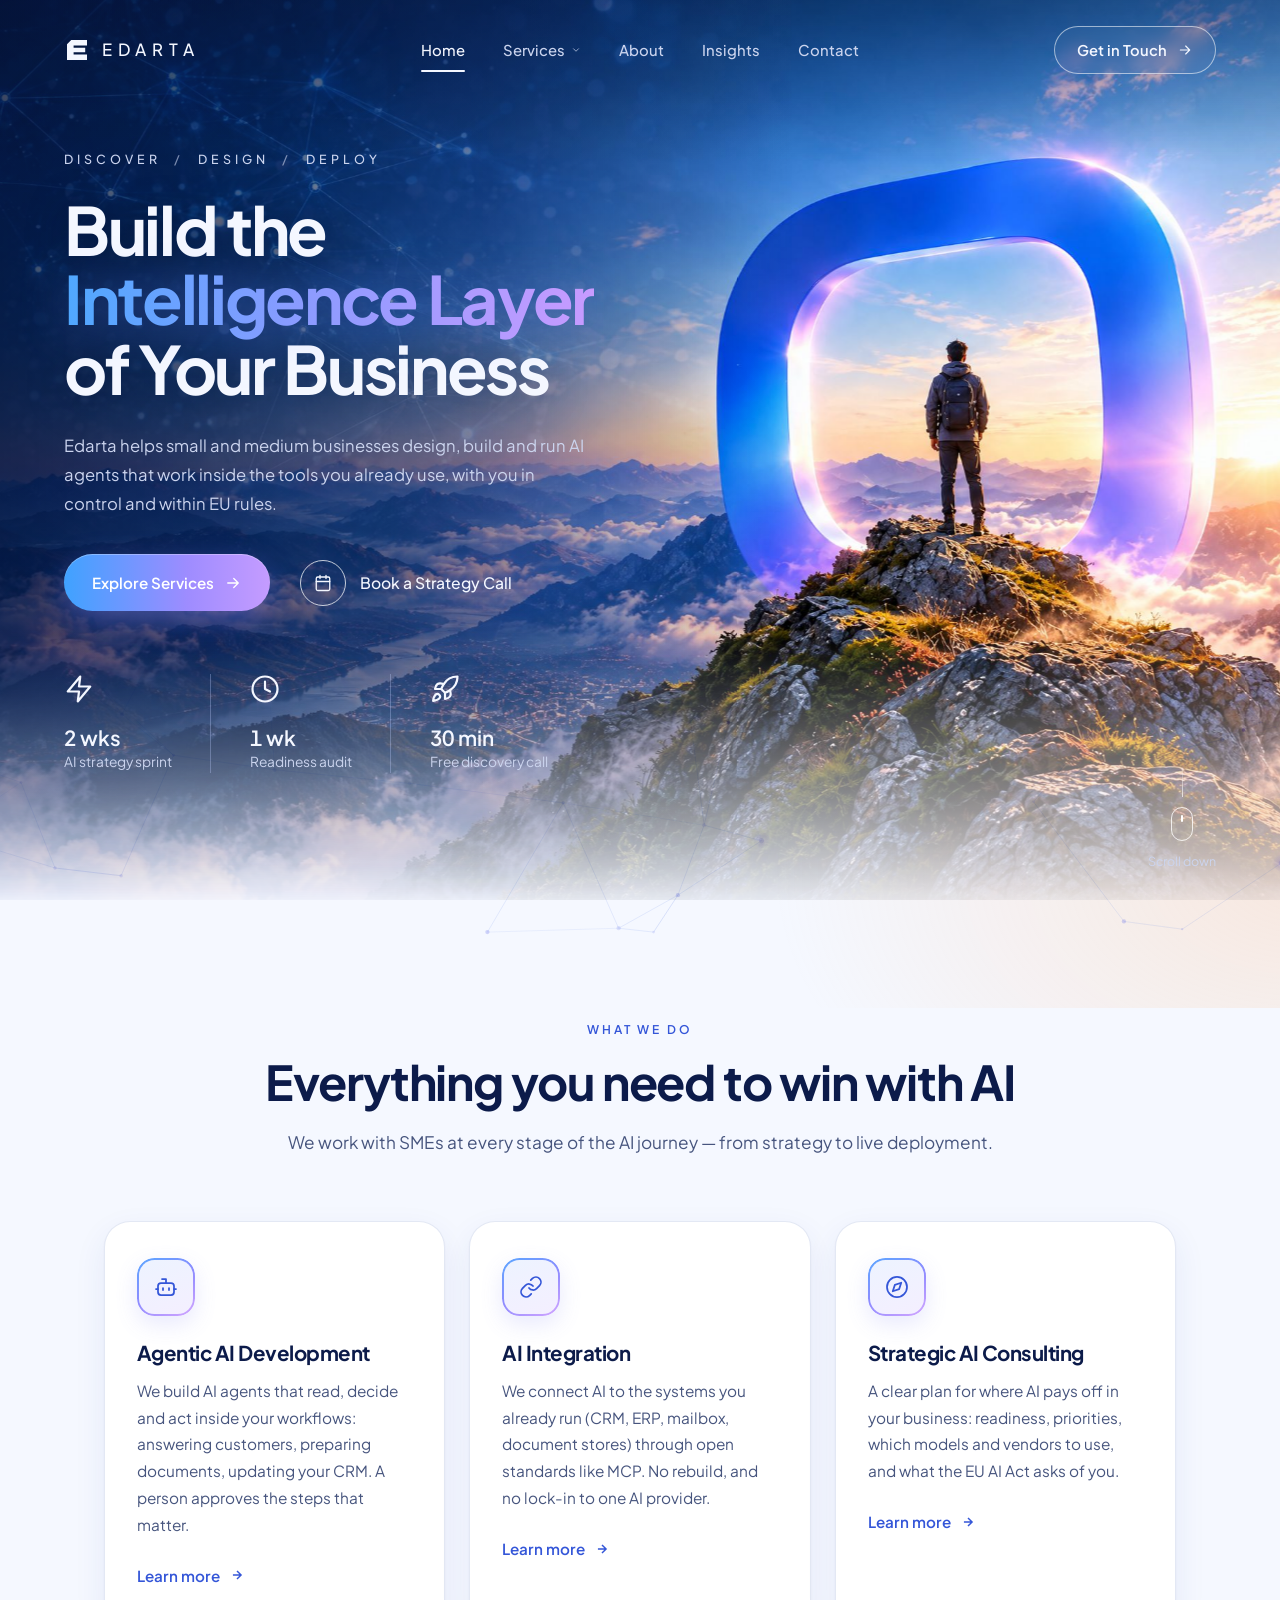
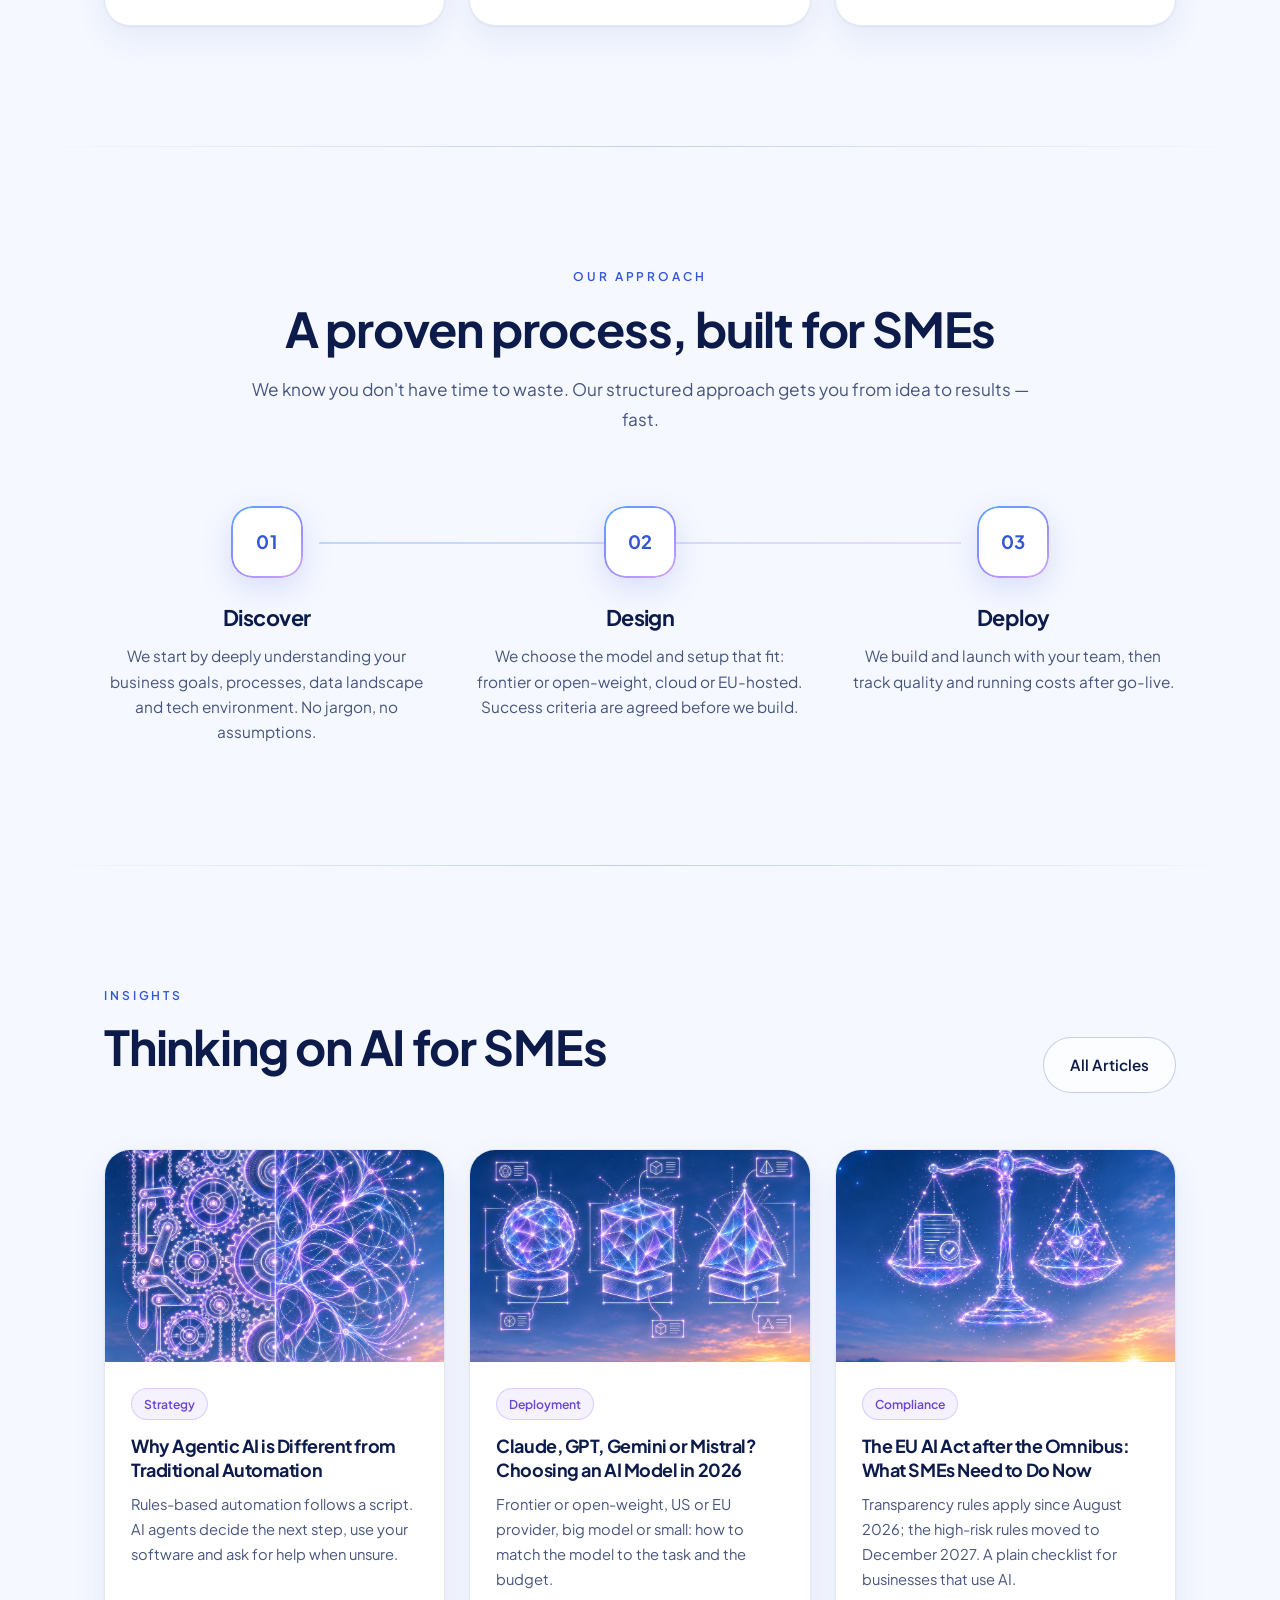
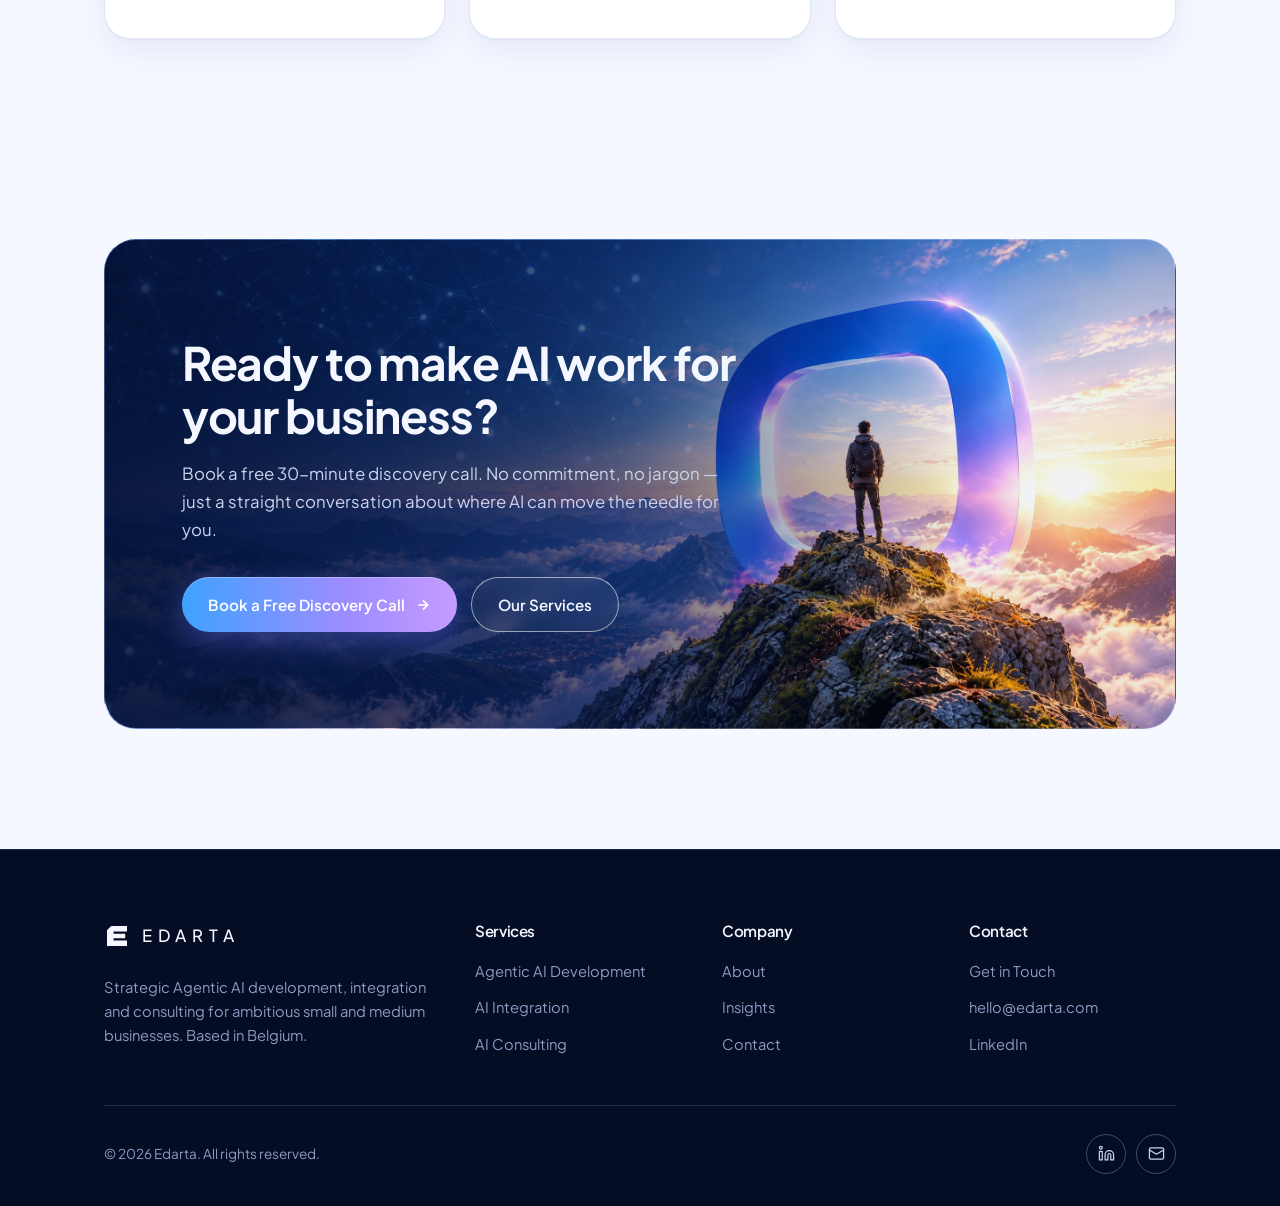
<file: index.html>
<!DOCTYPE html>
<html lang="en">

<head>
  <meta charset="UTF-8" />
  <meta name="viewport" content="width=device-width, initial-scale=1.0" />
  <title>Edarta — Strategic Agentic AI Development & Consulting</title>
  <meta name="description"
    content="Edarta designs, builds and runs AI agents for SMEs: connected to your tools, not tied to one AI provider, and in line with the EU AI Act." />
  <link rel="canonical" href="https://edarta.com/" />
  <link rel="preconnect" href="https://fonts.googleapis.com" />
  <link rel="preconnect" href="https://fonts.gstatic.com" crossorigin />
  <link rel="stylesheet" href="css/style.css" />
  <link rel="icon" href="data:image/svg+xml,%3Csvg xmlns='http://www.w3.org/2000/svg' viewBox='0 0 26 26'%3E%3Cdefs%3E%3ClinearGradient id='g' x1='0' y1='0' x2='1' y2='1'%3E%3Cstop offset='0' stop-color='%234FA8FF'/%3E%3Cstop offset='1' stop-color='%23C59CFF'/%3E%3C/linearGradient%3E%3C/defs%3E%3Crect width='26' height='26' rx='7' fill='%23050D24'/%3E%3Cpath fill='url(%23g)' d='M5 8.4 8.4 5H21v4.4H10.2v1.9h9.4v3.7h-9.4v1.9H21V21H5z'/%3E%3C/svg%3E" />
  <meta name="theme-color" content="#050D24" />
</head>

<body>

  <nav class="nav" id="navbar" aria-label="Main navigation">
    <div class="nav-inner">
      <a href="index.html" class="nav-logo" aria-label="Edarta home"><svg class="brand-mark" viewBox="0 0 26 26" aria-hidden="true"><path fill="currentColor" d="M3 7.2 7.2 3H23v5.4H9.6v2.3h11.6v4.6H9.6v2.3H23V23H3z"/></svg><span class="brand-word">EDARTA</span></a>
      <ul class="nav-links" role="list">
        <li><a href="index.html" class="active" aria-current="page">Home</a></li>
        <li class="has-dropdown">
          <a href="services.html">Services <svg class="nav-dropdown-arrow" viewBox="0 0 24 24" fill="none" stroke="currentColor" stroke-width="1.75" stroke-linecap="round" stroke-linejoin="round" aria-hidden="true"><path d="m6 9 6 6 6-6"/></svg></a>
          <ul class="nav-dropdown">
            <li><a href="services.html#agentic">Agentic AI development<small>Agents that reason, plan and act</small></a></li>
            <li><a href="services.html#integration">AI integration<small>AI inside the tools you already use</small></a></li>
            <li><a href="services.html#consulting">Strategic AI consulting<small>A roadmap grounded in ROI</small></a></li>
          </ul>
        </li>
        <li><a href="about.html">About</a></li>
        <li><a href="insights.html">Insights</a></li>
        <li><a href="contact.html">Contact</a></li>
      </ul>
      <div class="nav-cta">
        <a href="contact.html" class="btn btn-outline">Get in Touch <svg width="16" height="16" viewBox="0 0 24 24" fill="none" stroke="currentColor" stroke-width="1.75" stroke-linecap="round" stroke-linejoin="round" aria-hidden="true"><path d="M5 12h14M13 6l6 6-6 6"/></svg></a>
      </div>
      <button class="nav-toggle" id="nav-toggle" aria-label="Open menu" aria-expanded="false" aria-controls="nav-mobile">
        <span></span><span></span><span></span>
      </button>
    </div>
  </nav>

  <nav class="nav-mobile" id="nav-mobile" aria-label="Mobile navigation">
    <a href="index.html" class="active" aria-current="page">Home</a>
    <a href="services.html">Services</a>
    <a href="about.html">About</a>
    <a href="insights.html">Insights</a>
    <a href="contact.html">Contact</a>
    <a href="contact.html" class="btn btn-primary">Get in Touch <svg width="16" height="16" viewBox="0 0 24 24" fill="none" stroke="currentColor" stroke-width="1.75" stroke-linecap="round" stroke-linejoin="round" aria-hidden="true"><path d="M5 12h14M13 6l6 6-6 6"/></svg></a>
  </nav>

  <main>

    <!-- ── Hero ───────────────────────────── -->
    <section class="hero" aria-label="Hero" style="--hero-pos:68% 50%;--hero-pos-sm:74% 50%">
      <img class="hero-media" src="images/hero_home-sm.jpg"
        srcset="images/hero_home-sm.jpg 1200w, images/hero_home.jpg 2400w" sizes="100vw" alt=""
        fetchpriority="high" decoding="async" />
      <div class="hero-inner">
        <div class="hero-text">
          <p class="hero-eyebrow">Discover <span>/</span> Design <span>/</span> Deploy</p>
          <h1 class="hero-title">Build the<br /><span class="grad">Intelligence Layer</span><br />of Your Business</h1>
          <p class="hero-subtitle">Edarta helps small and medium businesses design, build and run AI agents that work inside the tools you already use, with you in control and within EU rules.</p>
          <div class="hero-actions">
            <a href="services.html" class="btn btn-primary" id="hero-cta-services">Explore Services <svg width="18" height="18" viewBox="0 0 24 24" fill="none" stroke="currentColor" stroke-width="1.75" stroke-linecap="round" stroke-linejoin="round" aria-hidden="true"><path d="M5 12h14M13 6l6 6-6 6"/></svg></a>
            <a href="contact.html" class="btn-circle" id="hero-cta-contact"><span class="btn-circle-icon"><svg width="18" height="18" viewBox="0 0 24 24" fill="none" stroke="currentColor" stroke-width="1.75" stroke-linecap="round" stroke-linejoin="round" aria-hidden="true"><rect x="3" y="4" width="18" height="18" rx="2"/><path d="M16 2v4M8 2v4M3 10h18"/></svg></span>Book a Strategy Call</a>
          </div>
        <div class="hero-stats" role="list">
          <div class="hero-stat">
            <svg class="hero-stat-icon" viewBox="0 0 24 24" fill="none" stroke="currentColor" stroke-width="1.75" stroke-linecap="round" stroke-linejoin="round" aria-hidden="true"><path d="M13 2 3 14h9l-1 8 10-12h-9l1-8z"/></svg>
            <div class="hero-stat-num"><span data-target="2" data-suffix=" wks">2 wks</span></div>
            <div class="hero-stat-label">AI strategy sprint</div>
          </div>
          <div class="hero-stat">
            <svg class="hero-stat-icon" viewBox="0 0 24 24" fill="none" stroke="currentColor" stroke-width="1.75" stroke-linecap="round" stroke-linejoin="round" aria-hidden="true"><circle cx="12" cy="12" r="10"/><path d="M12 6v6l4 2"/></svg>
            <div class="hero-stat-num"><span data-target="1" data-suffix=" wk">1 wk</span></div>
            <div class="hero-stat-label">Readiness audit</div>
          </div>
          <div class="hero-stat">
            <svg class="hero-stat-icon" viewBox="0 0 24 24" fill="none" stroke="currentColor" stroke-width="1.75" stroke-linecap="round" stroke-linejoin="round" aria-hidden="true"><path d="M4.5 16.5c-1.5 1.26-2 5-2 5s3.74-.5 5-2c.71-.84.7-2.13-.09-2.91a2.18 2.18 0 0 0-2.91-.09z"/><path d="m12 15-3-3a22 22 0 0 1 2-3.95A12.88 12.88 0 0 1 22 2c0 2.72-.78 7.5-6 11a22.35 22.35 0 0 1-4 2z"/><path d="M9 12H4s.55-3.03 2-4c1.62-1.08 5 0 5 0M12 15v5s3.03-.55 4-2c1.08-1.62 0-5 0-5"/></svg>
            <div class="hero-stat-num"><span data-target="30" data-suffix=" min">30 min</span></div>
            <div class="hero-stat-label">Free discovery call</div>
          </div>
        </div>
        </div>
      </div>
      <a href="#services-heading" class="scroll-cue" aria-label="Scroll to content"><span class="scroll-mouse"></span>Scroll down</a>
    </section>

    <!-- ── Services Overview ───────────────── -->
    <section aria-labelledby="services-heading">
      <div class="container">
        <div class="text-center fade-up">
          <span class="section-label">What We Do</span>
          <h2 class="section-title" id="services-heading">Everything you need to win with AI</h2>
          <p class="section-subtitle">We work with SMEs at every stage of the AI journey — from strategy to live
            deployment.</p>
        </div>

        <div class="services-grid">
          <article class="card fade-up fade-up-delay-1">
            <div class="card-icon"><svg viewBox="0 0 24 24" fill="none" stroke="currentColor" stroke-width="1.75" stroke-linecap="round" stroke-linejoin="round" aria-hidden="true"><path d="M12 8V4H8"/><rect x="4" y="8" width="16" height="12" rx="3"/><path d="M2 14h2M20 14h2M9 13v2M15 13v2"/></svg></div>
            <h3 class="card-title">Agentic AI Development</h3>
            <p class="card-text">We build AI agents that read, decide and act inside your workflows: answering customers, preparing documents, updating your CRM. A person approves the steps that matter.</p>
            <div style="margin-top: 24px;">
              <a href="services.html#agentic" class="btn btn-ghost" id="card-learn-agentic">
                Learn more
                <svg width="14" height="14" viewBox="0 0 24 24" fill="none" stroke="currentColor" stroke-width="2.5">
                  <path d="M5 12h14M12 5l7 7-7 7" />
                </svg>
              </a>
            </div>
          </article>

          <article class="card fade-up fade-up-delay-2">
            <div class="card-icon"><svg viewBox="0 0 24 24" fill="none" stroke="currentColor" stroke-width="1.75" stroke-linecap="round" stroke-linejoin="round" aria-hidden="true"><path d="M10 13a5 5 0 0 0 7.54.54l3-3a5 5 0 0 0-7.07-7.07l-1.72 1.71"/><path d="M14 11a5 5 0 0 0-7.54-.54l-3 3a5 5 0 0 0 7.07 7.07l1.71-1.71"/></svg></div>
            <h3 class="card-title">AI Integration</h3>
            <p class="card-text">We connect AI to the systems you already run (CRM, ERP, mailbox, document stores) through open standards like MCP. No rebuild, and no lock-in to one AI provider.</p>
            <div style="margin-top: 24px;">
              <a href="services.html#integration" class="btn btn-ghost" id="card-learn-integration">
                Learn more
                <svg width="14" height="14" viewBox="0 0 24 24" fill="none" stroke="currentColor" stroke-width="2.5">
                  <path d="M5 12h14M12 5l7 7-7 7" />
                </svg>
              </a>
            </div>
          </article>

          <article class="card fade-up fade-up-delay-3">
            <div class="card-icon"><svg viewBox="0 0 24 24" fill="none" stroke="currentColor" stroke-width="1.75" stroke-linecap="round" stroke-linejoin="round" aria-hidden="true"><circle cx="12" cy="12" r="10"/><path d="m16.24 7.76-2.12 6.36-6.36 2.12 2.12-6.36z"/></svg></div>
            <h3 class="card-title">Strategic AI Consulting</h3>
            <p class="card-text">A clear plan for where AI pays off in your business: readiness, priorities, which models and vendors to use, and what the EU AI Act asks of you.</p>
            <div style="margin-top: 24px;">
              <a href="services.html#consulting" class="btn btn-ghost" id="card-learn-consulting">
                Learn more
                <svg width="14" height="14" viewBox="0 0 24 24" fill="none" stroke="currentColor" stroke-width="2.5">
                  <path d="M5 12h14M12 5l7 7-7 7" />
                </svg>
              </a>
            </div>
          </article>
        </div>
      </div>
    </section>

    <div class="divider"></div>

    <!-- ── How We Work ─────────────────────── -->
    <section aria-labelledby="process-heading">
      <div class="container">
        <div class="text-center fade-up">
          <span class="section-label">Our Approach</span>
          <h2 class="section-title" id="process-heading">A proven process, built for SMEs</h2>
          <p class="section-subtitle">We know you don't have time to waste. Our structured approach gets you from idea
            to results — fast.</p>
        </div>

        <div class="process-steps">
          <div class="process-step fade-up fade-up-delay-1">
            <div class="process-num">01</div>
            <h3 class="process-title">Discover</h3>
            <p class="process-text">We start by deeply understanding your business goals, processes, data landscape and
              tech environment. No jargon, no assumptions.</p>
          </div>
          <div class="process-step fade-up fade-up-delay-2">
            <div class="process-num">02</div>
            <h3 class="process-title">Design</h3>
            <p class="process-text">We choose the model and setup that fit: frontier or open-weight, cloud or EU-hosted. Success criteria are agreed before we build.</p>
          </div>
          <div class="process-step fade-up fade-up-delay-3">
            <div class="process-num">03</div>
            <h3 class="process-title">Deploy</h3>
            <p class="process-text">We build and launch with your team, then track quality and running costs after go-live.</p>
          </div>
        </div>
      </div>
    </section>

    <div class="divider"></div>

    <!-- ── Featured Insights ───────────────── -->
    <section aria-labelledby="insights-heading">
      <div class="container">
        <div style="display:flex; justify-content:space-between; align-items:flex-end; flex-wrap:wrap; gap:16px;"
          class="fade-up">
          <div>
            <span class="section-label">Insights</span>
            <h2 class="section-title" id="insights-heading">Thinking on AI for SMEs</h2>
          </div>
          <a href="insights.html" class="btn btn-outline" id="all-insights-link">All Articles</a>
        </div>

        <div class="insights-grid">
          <a href="insights.html#agentic-different" class="insight-card fade-up fade-up-delay-1" id="insight-1">
            <div class="insight-thumb">
              <img loading="lazy" src="images/insight_agentic.jpg" alt="Agentic AI vs Traditional Automation"
                style="width:100%;height:100%;object-fit:cover;" />
            </div>
            <div class="insight-body">
              <div class="insight-tag">Strategy</div>
              <h3 class="insight-title">Why Agentic AI is Different from Traditional Automation</h3>
              <p class="insight-excerpt">Rules-based automation follows a script. AI agents decide the next step, use your software and ask for help when unsure.</p>
            </div>
          </a>

          <a href="insights.html#choosing-llm" class="insight-card fade-up fade-up-delay-2" id="insight-2">
            <div class="insight-thumb">
              <img loading="lazy" src="images/insight_models.jpg" alt="Three model shapes compared side by side"
                style="width:100%;height:100%;object-fit:cover;" />
            </div>
            <div class="insight-body">
              <div class="insight-tag">Deployment</div>
              <h3 class="insight-title">Claude, GPT, Gemini or Mistral? Choosing an AI Model in 2026</h3>
              <p class="insight-excerpt">Frontier or open-weight, US or EU provider, big model or small: how to match the
                model to the task and the budget.</p>
            </div>
          </a>

          <a href="insights.html#eu-ai-act" class="insight-card fade-up fade-up-delay-3" id="insight-3">
            <div class="insight-thumb">
              <img loading="lazy" src="images/insight_euaiact.jpg" alt="Balance scale weighing documents against an AI network"
                style="width:100%;height:100%;object-fit:cover;" />
            </div>
            <div class="insight-body">
              <div class="insight-tag">Compliance</div>
              <h3 class="insight-title">The EU AI Act after the Omnibus: What SMEs Need to Do Now</h3>
              <p class="insight-excerpt">Transparency rules apply since August 2026; the high-risk rules moved to
                December 2027. A plain checklist for businesses that use AI.</p>
            </div>
          </a>
        </div>
      </div>
    </section>

    <!-- ── CTA Banner ──────────────────────── -->
    <section style="padding: 80px 24px;">
      <div class="cta-banner fade-up">
        <h2>Ready to make AI work for your business?</h2>
        <p>Book a free 30-minute discovery call. No commitment, no jargon — just a straight conversation about where AI
          can move the needle for you.</p>
        <div class="cta-actions">
          <a href="contact.html" class="btn btn-primary" id="cta-book-call">
            Book a Free Discovery Call
            <svg width="16" height="16" viewBox="0 0 24 24" fill="none" stroke="currentColor" stroke-width="2.5">
              <path d="M5 12h14M12 5l7 7-7 7" />
            </svg>
          </a>
          <a href="services.html" class="btn btn-outline" id="cta-our-services">Our Services</a>
        </div>
      </div>
    </section>

  </main>

  <!-- ── Footer ─────────────────────────────── -->
  <footer class="footer">
    <div class="footer-inner">
      <div class="footer-grid">
        <div class="footer-brand">
          <a href="index.html" class="nav-logo" aria-label="Edarta home"><svg class="brand-mark" viewBox="0 0 26 26" aria-hidden="true"><path fill="currentColor" d="M3 7.2 7.2 3H23v5.4H9.6v2.3h11.6v4.6H9.6v2.3H23V23H3z"/></svg><span class="brand-word">EDARTA</span></a>
          <p>Strategic Agentic AI development, integration and consulting for ambitious small and medium businesses. Based in Belgium.</p>
        </div>
        <div class="footer-col">
          <h4>Services</h4>
          <ul>
            <li><a href="services.html#agentic">Agentic AI Development</a></li>
            <li><a href="services.html#integration">AI Integration</a></li>
            <li><a href="services.html#consulting">AI Consulting</a></li>
          </ul>
        </div>
        <div class="footer-col">
          <h4>Company</h4>
          <ul>
            <li><a href="about.html">About</a></li>
            <li><a href="insights.html">Insights</a></li>
            <li><a href="contact.html">Contact</a></li>
          </ul>
        </div>
        <div class="footer-col">
          <h4>Contact</h4>
          <ul>
            <li><a href="contact.html">Get in Touch</a></li>
            <li><a href="mailto:hello@edarta.com">hello@edarta.com</a></li>
            <li><a href="https://linkedin.com/company/edarta" target="_blank" rel="noopener">LinkedIn</a></li>
          </ul>
        </div>
      </div>
      <div class="footer-bottom">
        <span>© 2026 Edarta. All rights reserved.</span>
        <div class="footer-socials">
          <a href="https://linkedin.com/company/edarta" target="_blank" rel="noopener" class="footer-social-link"
            aria-label="LinkedIn"><svg viewBox="0 0 24 24" fill="none" stroke="currentColor" stroke-width="1.75" stroke-linecap="round" stroke-linejoin="round" aria-hidden="true"><path d="M16 8a6 6 0 0 1 6 6v7h-4v-7a2 2 0 0 0-4 0v7h-4v-7a6 6 0 0 1 6-6zM2 9h4v12H2z"/><circle cx="4" cy="4" r="2"/></svg></a>
          <a href="mailto:hello@edarta.com" class="footer-social-link" aria-label="Email"><svg viewBox="0 0 24 24" fill="none" stroke="currentColor" stroke-width="1.75" stroke-linecap="round" stroke-linejoin="round" aria-hidden="true"><rect x="2" y="4" width="20" height="16" rx="2"/><path d="m22 7-10 6L2 7"/></svg></a>
        </div>
      </div>
    </div>
  </footer>

  <script src="js/main.js"></script>
</body>

</html>
</file>
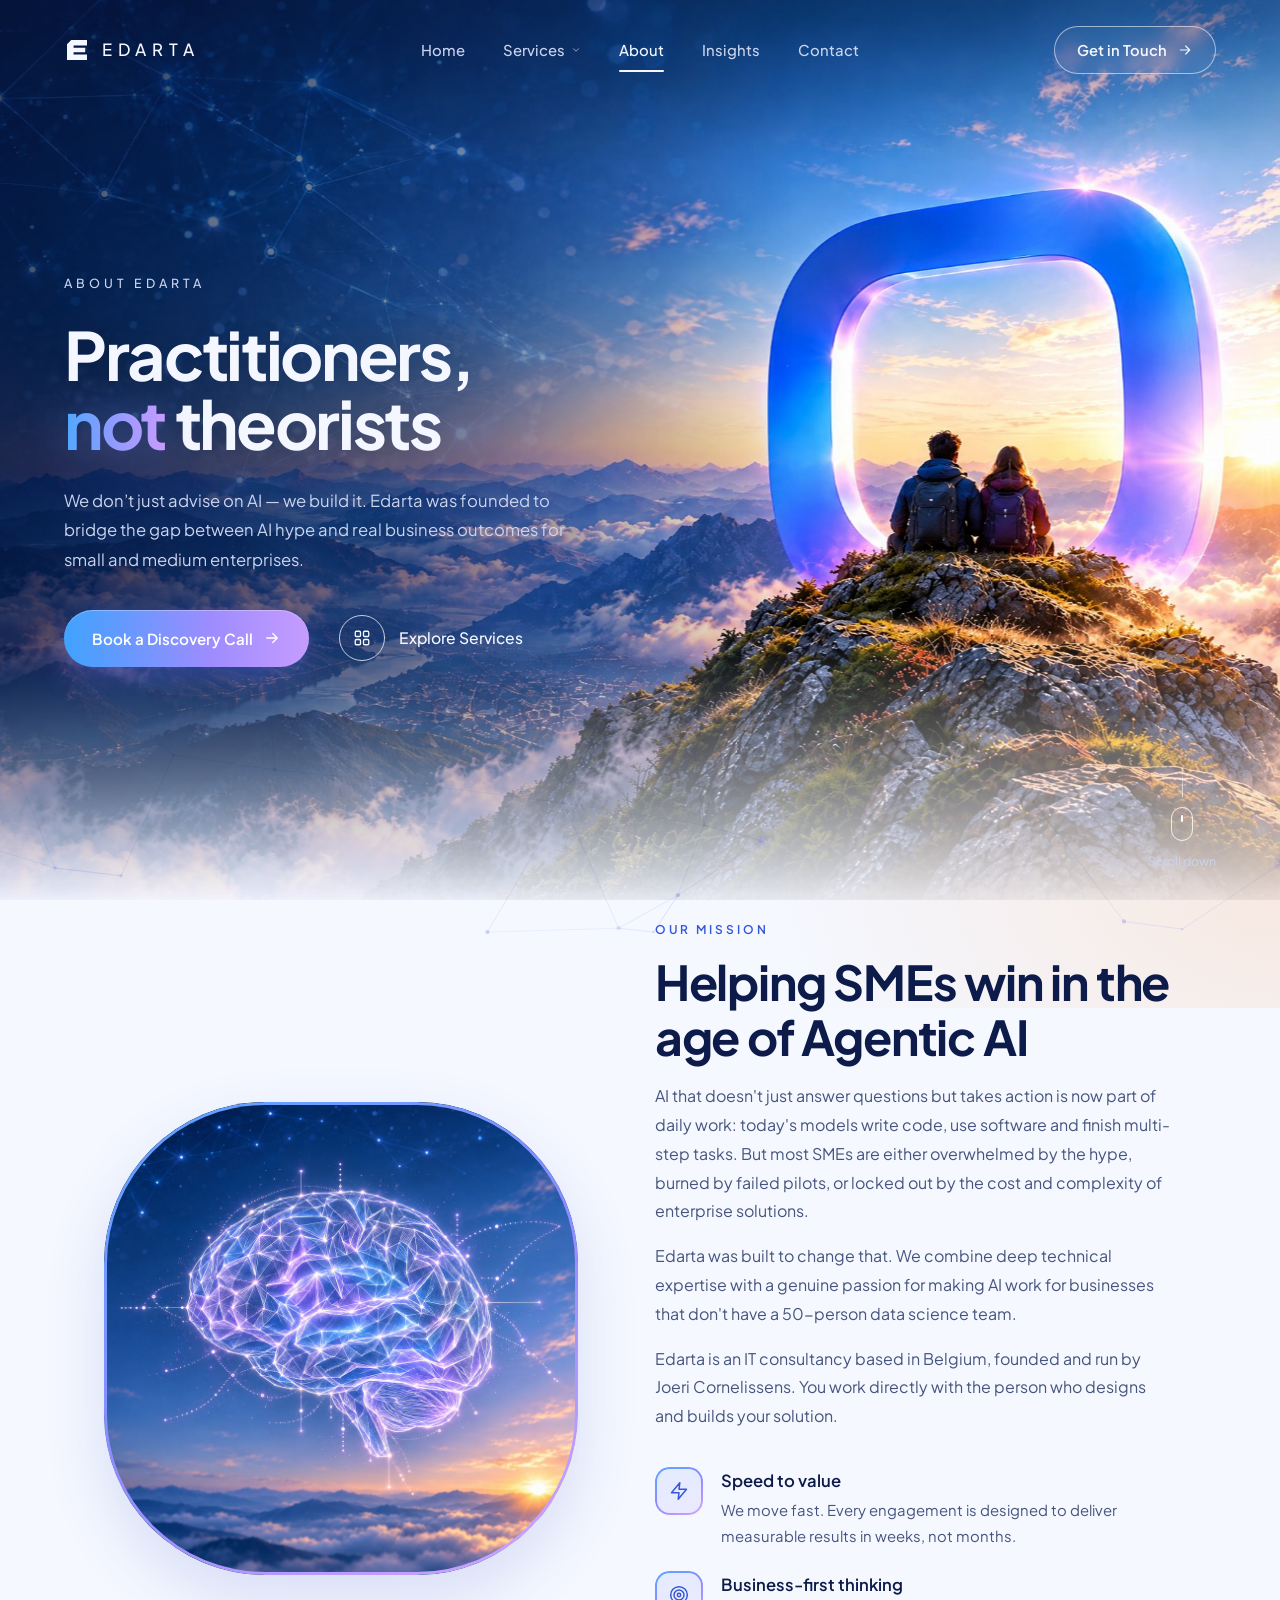
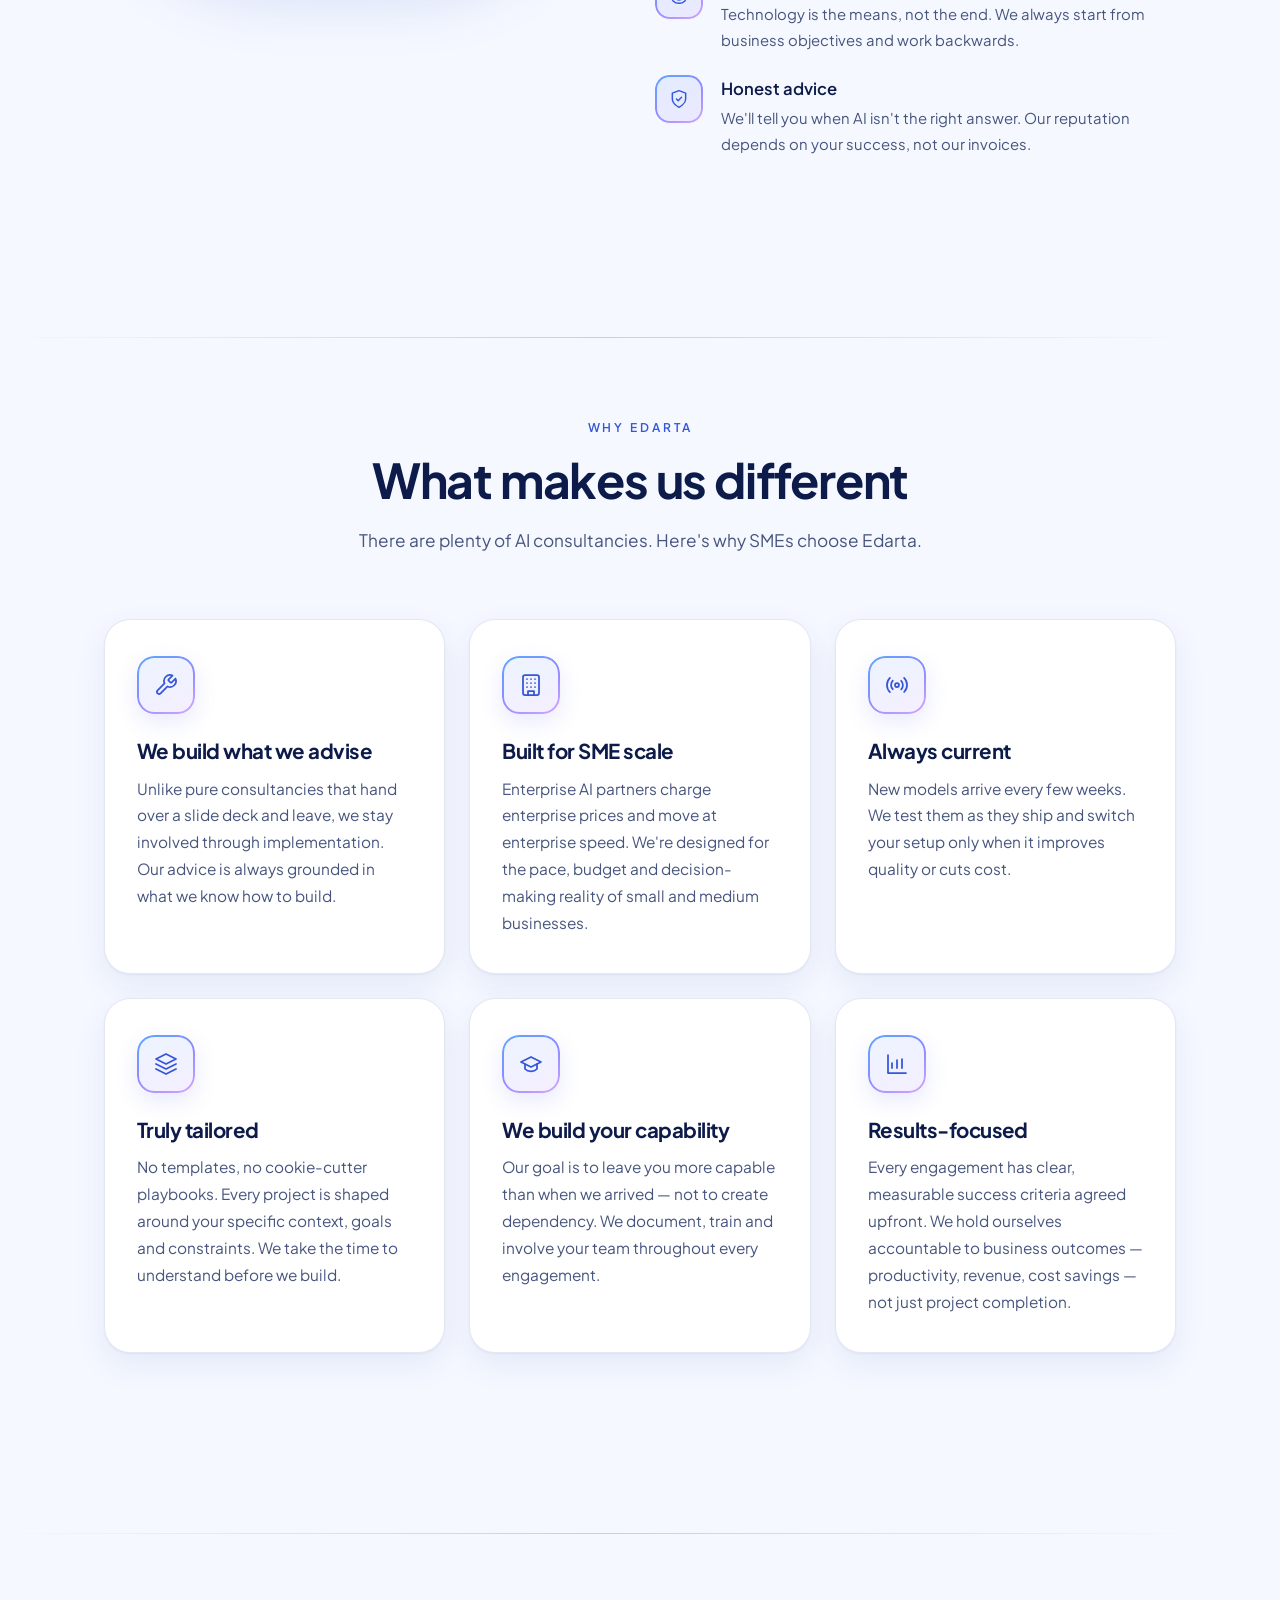
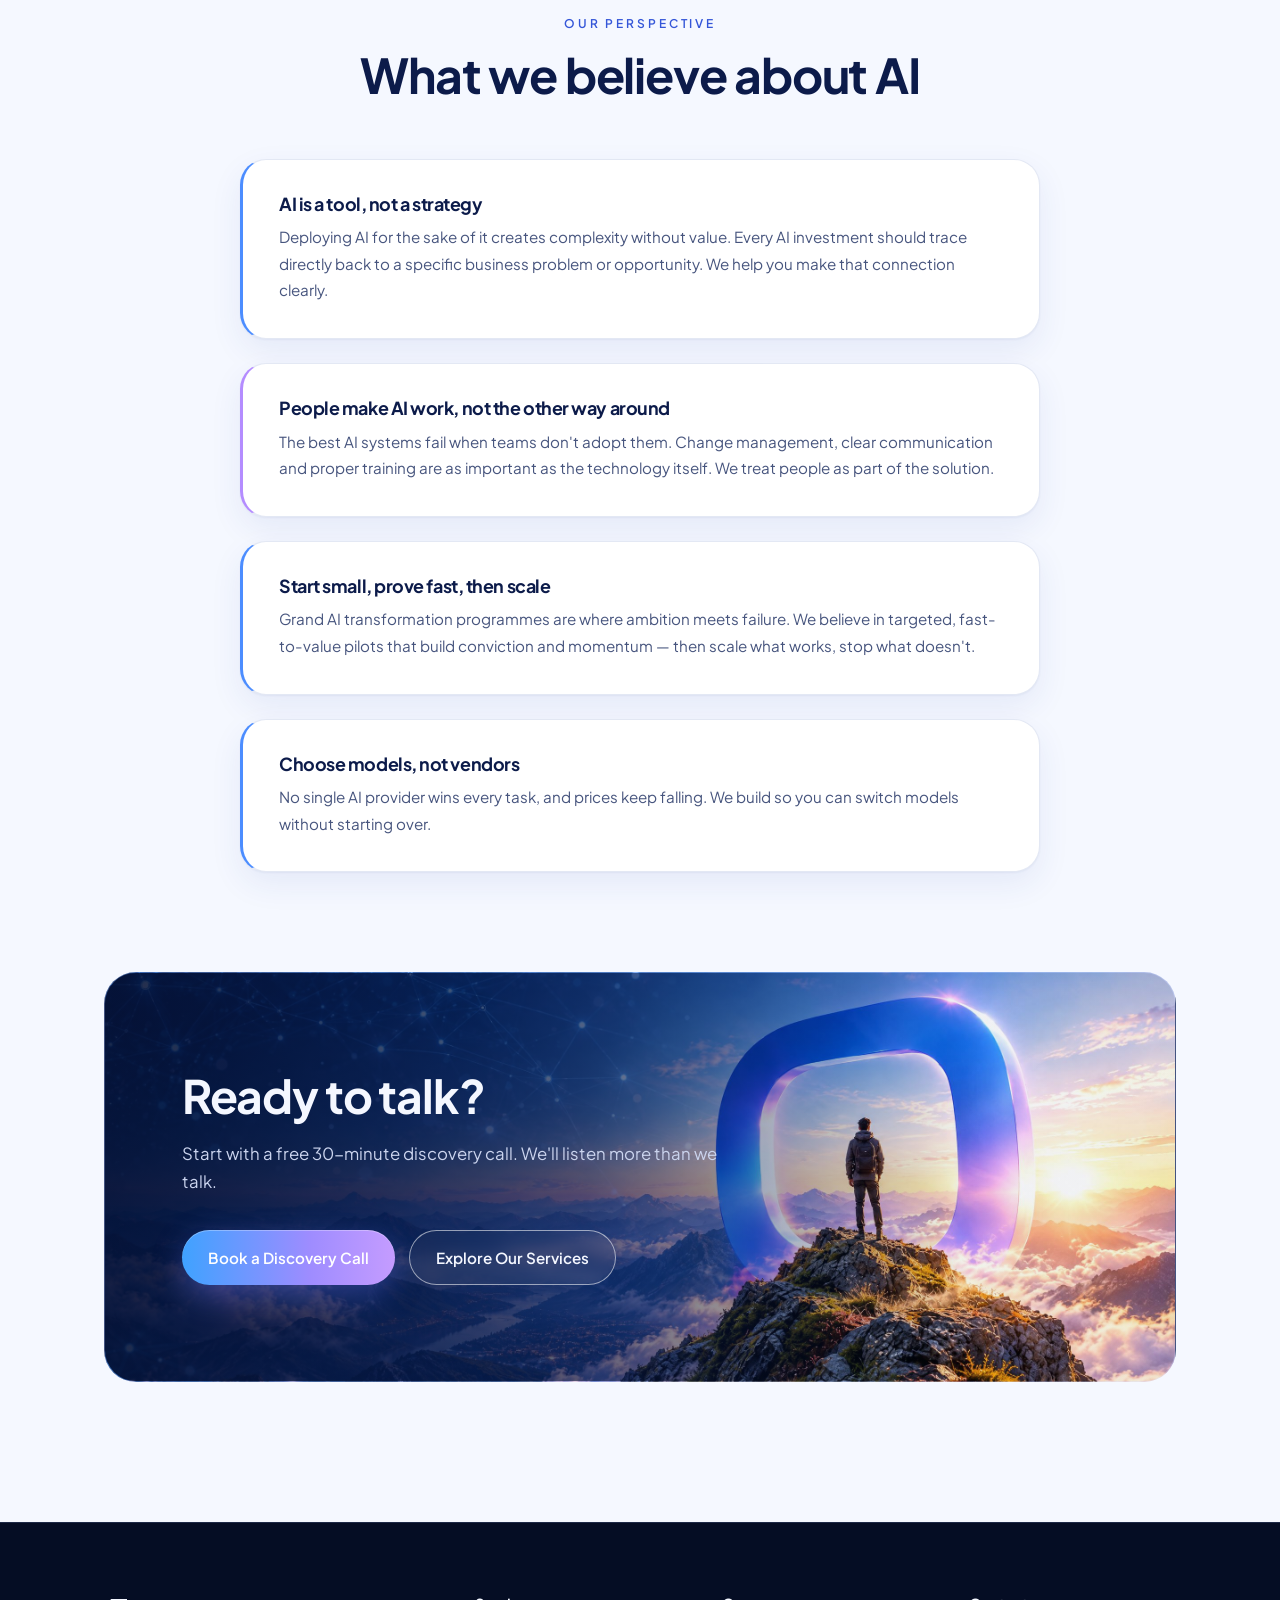
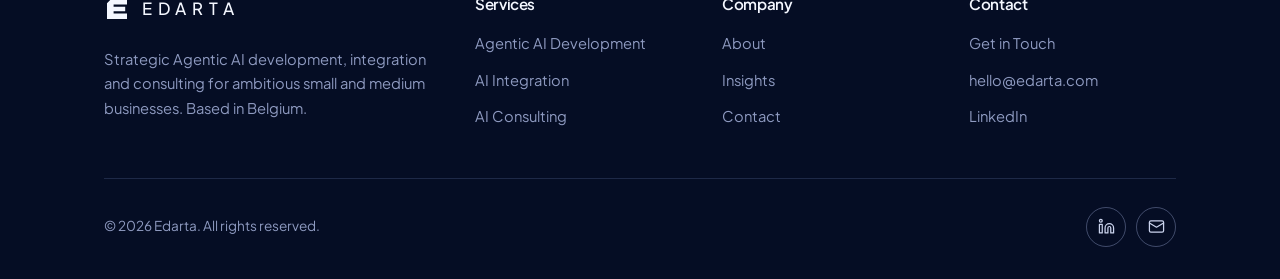
<file: about.html>
<!DOCTYPE html>
<html lang="en">

<head>
    <meta charset="UTF-8" />
    <meta name="viewport" content="width=device-width, initial-scale=1.0" />
    <title>About — Edarta | Who We Are</title>
    <meta name="description"
        content="Edarta is an IT consultancy in Belgium that builds and advises on AI agents for small and medium businesses, practically and profitably." />
    <link rel="canonical" href="https://edarta.com/about" />
    <link rel="preconnect" href="https://fonts.googleapis.com" />
  <link rel="preconnect" href="https://fonts.gstatic.com" crossorigin />
  <link rel="stylesheet" href="css/style.css" />
    <link rel="icon" href="data:image/svg+xml,%3Csvg xmlns='http://www.w3.org/2000/svg' viewBox='0 0 26 26'%3E%3Cdefs%3E%3ClinearGradient id='g' x1='0' y1='0' x2='1' y2='1'%3E%3Cstop offset='0' stop-color='%234FA8FF'/%3E%3Cstop offset='1' stop-color='%23C59CFF'/%3E%3C/linearGradient%3E%3C/defs%3E%3Crect width='26' height='26' rx='7' fill='%23050D24'/%3E%3Cpath fill='url(%23g)' d='M5 8.4 8.4 5H21v4.4H10.2v1.9h9.4v3.7h-9.4v1.9H21V21H5z'/%3E%3C/svg%3E" />
  <meta name="theme-color" content="#050D24" />
</head>

<body>

    <nav class="nav" id="navbar" aria-label="Main navigation">
    <div class="nav-inner">
      <a href="index.html" class="nav-logo" aria-label="Edarta home"><svg class="brand-mark" viewBox="0 0 26 26" aria-hidden="true"><path fill="currentColor" d="M3 7.2 7.2 3H23v5.4H9.6v2.3h11.6v4.6H9.6v2.3H23V23H3z"/></svg><span class="brand-word">EDARTA</span></a>
      <ul class="nav-links" role="list">
        <li><a href="index.html">Home</a></li>
        <li class="has-dropdown">
          <a href="services.html">Services <svg class="nav-dropdown-arrow" viewBox="0 0 24 24" fill="none" stroke="currentColor" stroke-width="1.75" stroke-linecap="round" stroke-linejoin="round" aria-hidden="true"><path d="m6 9 6 6 6-6"/></svg></a>
          <ul class="nav-dropdown">
            <li><a href="services.html#agentic">Agentic AI development<small>Agents that reason, plan and act</small></a></li>
            <li><a href="services.html#integration">AI integration<small>AI inside the tools you already use</small></a></li>
            <li><a href="services.html#consulting">Strategic AI consulting<small>A roadmap grounded in ROI</small></a></li>
          </ul>
        </li>
        <li><a href="about.html" class="active" aria-current="page">About</a></li>
        <li><a href="insights.html">Insights</a></li>
        <li><a href="contact.html">Contact</a></li>
      </ul>
      <div class="nav-cta">
        <a href="contact.html" class="btn btn-outline">Get in Touch <svg width="16" height="16" viewBox="0 0 24 24" fill="none" stroke="currentColor" stroke-width="1.75" stroke-linecap="round" stroke-linejoin="round" aria-hidden="true"><path d="M5 12h14M13 6l6 6-6 6"/></svg></a>
      </div>
      <button class="nav-toggle" id="nav-toggle" aria-label="Open menu" aria-expanded="false" aria-controls="nav-mobile">
        <span></span><span></span><span></span>
      </button>
    </div>
  </nav>

  <nav class="nav-mobile" id="nav-mobile" aria-label="Mobile navigation">
    <a href="index.html">Home</a>
    <a href="services.html">Services</a>
    <a href="about.html" class="active" aria-current="page">About</a>
    <a href="insights.html">Insights</a>
    <a href="contact.html">Contact</a>
    <a href="contact.html" class="btn btn-primary">Get in Touch <svg width="16" height="16" viewBox="0 0 24 24" fill="none" stroke="currentColor" stroke-width="1.75" stroke-linecap="round" stroke-linejoin="round" aria-hidden="true"><path d="M5 12h14M13 6l6 6-6 6"/></svg></a>
  </nav>

    <main>

        <!-- ── Page Hero ──────────────────────── -->
        <section class="hero hero--page" aria-label="About" style="--hero-pos:70% 50%;--hero-pos-sm:82% 50%">
      <img class="hero-media" src="images/hero_about-sm.jpg"
        srcset="images/hero_about-sm.jpg 1200w, images/hero_about.jpg 2400w" sizes="100vw" alt=""
        fetchpriority="high" decoding="async" />
      <div class="hero-inner">
        <div class="hero-text">
          <p class="hero-eyebrow">About Edarta</p>
          <h1 class="hero-title">Practitioners,<br /><span class="grad">not</span> theorists</h1>
          <p class="hero-subtitle">We don’t just advise on AI — we build it. Edarta was founded to bridge the gap between AI hype and real business outcomes for small and medium enterprises.</p>
          <div class="hero-actions">
            <a href="contact.html" class="btn btn-primary" id="about-hero-cta">Book a Discovery Call <svg width="18" height="18" viewBox="0 0 24 24" fill="none" stroke="currentColor" stroke-width="1.75" stroke-linecap="round" stroke-linejoin="round" aria-hidden="true"><path d="M5 12h14M13 6l6 6-6 6"/></svg></a>
            <a href="services.html" class="btn-circle"><span class="btn-circle-icon"><svg width="18" height="18" viewBox="0 0 24 24" fill="none" stroke="currentColor" stroke-width="1.75" stroke-linecap="round" stroke-linejoin="round" aria-hidden="true"><rect x="3" y="3" width="7" height="7" rx="1.5"/><rect x="14" y="3" width="7" height="7" rx="1.5"/><rect x="3" y="14" width="7" height="7" rx="1.5"/><rect x="14" y="14" width="7" height="7" rx="1.5"/></svg></span>Explore Services</a>
          </div>
        </div>
      </div>
      <a href="#mission" class="scroll-cue" aria-label="Scroll to content"><span class="scroll-mouse"></span>Scroll down</a>
    </section>


        <!-- ── Mission ────────────────────────── -->
        <section id="mission" style="padding-top: 20px;">
            <div class="container">
                <div class="about-grid">
                    <div class="about-visual fade-up">
                        <div class="about-img-placeholder" style="padding:0;overflow:hidden;">
                            <img loading="lazy" src="images/about_brain.jpg" alt="Crystal brain representing AI intelligence"
                                style="width:100%;height:100%;object-fit:cover;border-radius:var(--radius-lg);" />
                        </div>

                    </div>

                    <div class="fade-up fade-up-delay-2">
                        <span class="section-label">Our Mission</span>
                        <h2 class="section-title">Helping SMEs win in the age of Agentic AI</h2>
                        <p style="color: var(--text-secondary); line-height: 1.8; margin-bottom: 16px;">
                            AI that doesn't just answer questions but takes action is now part of daily work: today's models write code, use software and finish multi-step tasks. But most SMEs are either overwhelmed by the hype, burned
                            by failed pilots, or locked out by the cost and complexity of enterprise solutions.
                        </p>
                        <p style="color: var(--text-secondary); line-height: 1.8; margin-bottom: 16px;">
                            Edarta was built to change that. We combine deep technical expertise with a genuine passion for making AI work for businesses that don't have a 50-person data science team.</p>
                        <p style="color: var(--text-secondary); line-height: 1.8; margin-bottom: 36px;">
                            Edarta is an IT consultancy based in Belgium, founded and run by Joeri Cornelissens. You work directly with the person who designs and builds your solution.
                        </p>

                        <div class="values-list">
                            <div class="value-item">
                                <div class="value-icon"><svg viewBox="0 0 24 24" fill="none" stroke="currentColor" stroke-width="1.75" stroke-linecap="round" stroke-linejoin="round" aria-hidden="true"><path d="M13 2 3 14h9l-1 8 10-12h-9l1-8z"/></svg></div>
                                <div>
                                    <div class="value-title">Speed to value</div>
                                    <p class="value-text">We move fast. Every engagement is designed to deliver
                                        measurable results in weeks, not months.</p>
                                </div>
                            </div>
                            <div class="value-item">
                                <div class="value-icon"><svg viewBox="0 0 24 24" fill="none" stroke="currentColor" stroke-width="1.75" stroke-linecap="round" stroke-linejoin="round" aria-hidden="true"><circle cx="12" cy="12" r="10"/><circle cx="12" cy="12" r="6"/><circle cx="12" cy="12" r="2"/></svg></div>
                                <div>
                                    <div class="value-title">Business-first thinking</div>
                                    <p class="value-text">Technology is the means, not the end. We always start from
                                        business objectives and work backwards.</p>
                                </div>
                            </div>
                            <div class="value-item">
                                <div class="value-icon"><svg viewBox="0 0 24 24" fill="none" stroke="currentColor" stroke-width="1.75" stroke-linecap="round" stroke-linejoin="round" aria-hidden="true"><path d="M12 22s8-4 8-10V5l-8-3-8 3v7c0 6 8 10 8 10z"/><path d="m9 12 2 2 4-4"/></svg></div>
                                <div>
                                    <div class="value-title">Honest advice</div>
                                    <p class="value-text">We'll tell you when AI isn't the right answer. Our reputation
                                        depends on your success, not our invoices.</p>
                                </div>
                            </div>
                        </div>
                    </div>
                </div>
            </div>
        </section>

        <div class="divider" style="margin: 60px 0;"></div>

        <!-- ── Why Edarta ─────────────────────── -->
        <section style="padding-top: 20px;">
            <div class="container">
                <div class="text-center fade-up" style="margin-bottom: 56px;">
                    <span class="section-label">Why Edarta</span>
                    <h2 class="section-title">What makes us different</h2>
                    <p class="section-subtitle">There are plenty of AI consultancies. Here's why SMEs choose Edarta.</p>
                </div>

                <div class="services-grid">
                    <div class="card fade-up fade-up-delay-1">
                        <div class="card-icon"><svg viewBox="0 0 24 24" fill="none" stroke="currentColor" stroke-width="1.75" stroke-linecap="round" stroke-linejoin="round" aria-hidden="true"><path d="M14.7 6.3a1 1 0 0 0 0 1.4l1.6 1.6a1 1 0 0 0 1.4 0l3.77-3.77a6 6 0 0 1-7.94 7.94l-6.91 6.91a2.12 2.12 0 0 1-3-3l6.91-6.91a6 6 0 0 1 7.94-7.94z"/></svg></div>
                        <h3 class="card-title">We build what we advise</h3>
                        <p class="card-text">Unlike pure consultancies that hand over a slide deck and leave, we stay
                            involved through implementation. Our advice is always grounded in what we know how to build.
                        </p>
                    </div>
                    <div class="card fade-up fade-up-delay-2">
                        <div class="card-icon"><svg viewBox="0 0 24 24" fill="none" stroke="currentColor" stroke-width="1.75" stroke-linecap="round" stroke-linejoin="round" aria-hidden="true"><rect x="4" y="2" width="16" height="20" rx="2"/><path d="M9 22v-4h6v4M8 6h.01M12 6h.01M16 6h.01M8 10h.01M12 10h.01M16 10h.01M8 14h.01M12 14h.01M16 14h.01"/></svg></div>
                        <h3 class="card-title">Built for SME scale</h3>
                        <p class="card-text">Enterprise AI partners charge enterprise prices and move at enterprise
                            speed. We're designed for the pace, budget and decision-making reality of small and medium
                            businesses.</p>
                    </div>
                    <div class="card fade-up fade-up-delay-3">
                        <div class="card-icon"><svg viewBox="0 0 24 24" fill="none" stroke="currentColor" stroke-width="1.75" stroke-linecap="round" stroke-linejoin="round" aria-hidden="true"><path d="M4.9 19.1C1 15.2 1 8.8 4.9 4.9M7.8 16.2c-2.3-2.3-2.3-6.1 0-8.5M16.2 7.8c2.3 2.3 2.3 6.1 0 8.5M19.1 4.9C23 8.8 23 15.1 19.1 19"/><circle cx="12" cy="12" r="2"/></svg></div>
                        <h3 class="card-title">Always current</h3>
                        <p class="card-text">New models arrive every few weeks. We test them as they ship and switch your setup only when it improves quality or cuts cost.
                        </p>
                    </div>
                    <div class="card fade-up fade-up-delay-1">
                        <div class="card-icon"><svg viewBox="0 0 24 24" fill="none" stroke="currentColor" stroke-width="1.75" stroke-linecap="round" stroke-linejoin="round" aria-hidden="true"><path d="m12 2 10 5-10 5L2 7z"/><path d="m2 17 10 5 10-5M2 12l10 5 10-5"/></svg></div>
                        <h3 class="card-title">Truly tailored</h3>
                        <p class="card-text">No templates, no cookie-cutter playbooks. Every project is shaped around
                            your specific context, goals and constraints. We take the time to understand before we
                            build.</p>
                    </div>
                    <div class="card fade-up fade-up-delay-2">
                        <div class="card-icon"><svg viewBox="0 0 24 24" fill="none" stroke="currentColor" stroke-width="1.75" stroke-linecap="round" stroke-linejoin="round" aria-hidden="true"><path d="M22 10 12 5 2 10l10 5 10-5z"/><path d="M6 12v5c3 3 9 3 12 0v-5"/></svg></div>
                        <h3 class="card-title">We build your capability</h3>
                        <p class="card-text">Our goal is to leave you more capable than when we arrived — not to create
                            dependency. We document, train and involve your team throughout every engagement.</p>
                    </div>
                    <div class="card fade-up fade-up-delay-3">
                        <div class="card-icon"><svg viewBox="0 0 24 24" fill="none" stroke="currentColor" stroke-width="1.75" stroke-linecap="round" stroke-linejoin="round" aria-hidden="true"><path d="M3 3v18h18"/><path d="M7 16v-5M12 16V8M17 16V7"/></svg></div>
                        <h3 class="card-title">Results-focused</h3>
                        <p class="card-text">Every engagement has clear, measurable success criteria agreed upfront. We
                            hold ourselves accountable to business outcomes — productivity, revenue, cost savings — not
                            just project completion.</p>
                    </div>
                </div>
            </div>
        </section>

        <div class="divider" style="margin: 60px 0;"></div>

        <!-- ── Our Approach to AI ─────────────── -->
        <section style="padding-top: 20px; padding-bottom: 40px;">
            <div class="container">
                <div class="text-center fade-up" style="margin-bottom: 56px;">
                    <span class="section-label">Our Perspective</span>
                    <h2 class="section-title">What we believe about AI</h2>
                </div>

                <div style="max-width: 800px; margin: 0 auto; display: flex; flex-direction: column; gap: 24px;">
                    <div class="belief">
                        <h3>AI is a tool, not a strategy</h3>
                        <p>Deploying AI for
                            the sake of it creates complexity without value. Every AI investment should trace directly
                            back to a specific business problem or opportunity. We help you make that connection
                            clearly.</p>
                    </div>
                    <div class="belief">
                        <h3>People make AI work, not the other way around</h3>
                        <p>The best AI
                            systems fail when teams don't adopt them. Change management, clear communication and proper
                            training are as important as the technology itself. We treat people as part of the solution.
                        </p>
                    </div>
                    <div class="belief">
                        <h3>Start small, prove fast, then scale</h3>
                        <p>Grand AI
                            transformation programmes are where ambition meets failure. We believe in targeted,
                            fast-to-value pilots that build conviction and momentum — then scale what works, stop what
                            doesn't.</p>
                    </div>
                    <div class="belief">
                        <h3>Choose models, not vendors</h3>
                        <p>No single AI provider wins every task, and prices keep falling. We build so you can switch
                            models without starting over.</p>
                    </div>
                </div>
            </div>
        </section>

        <!-- ── CTA ────────────────────────────── -->
        <section style="padding: 60px 24px 100px;">
            <div class="cta-banner fade-up">
                <h2>Ready to talk?</h2>
                <p>Start with a free 30-minute discovery call. We'll listen more than we talk.</p>
                <div class="cta-actions">
                    <a href="contact.html" class="btn btn-primary" id="about-cta">Book a Discovery Call</a>
                    <a href="services.html" class="btn btn-outline">Explore Our Services</a>
                </div>
            </div>
        </section>

    </main>

    <footer class="footer">
        <div class="footer-inner">
            <div class="footer-grid">
                <div class="footer-brand">
                    <a href="index.html" class="nav-logo" aria-label="Edarta home"><svg class="brand-mark" viewBox="0 0 26 26" aria-hidden="true"><path fill="currentColor" d="M3 7.2 7.2 3H23v5.4H9.6v2.3h11.6v4.6H9.6v2.3H23V23H3z"/></svg><span class="brand-word">EDARTA</span></a>
                    <p>Strategic Agentic AI development, integration and consulting for ambitious small and medium businesses. Based in Belgium.</p>
                </div>
                <div class="footer-col">
                    <h4>Services</h4>
                    <ul>
                        <li><a href="services.html#agentic">Agentic AI Development</a></li>
                        <li><a href="services.html#integration">AI Integration</a></li>
                        <li><a href="services.html#consulting">AI Consulting</a></li>
                    </ul>
                </div>
                <div class="footer-col">
                    <h4>Company</h4>
                    <ul>
                        <li><a href="about.html">About</a></li>
                        <li><a href="insights.html">Insights</a></li>
                        <li><a href="contact.html">Contact</a></li>
                    </ul>
                </div>
                <div class="footer-col">
                    <h4>Contact</h4>
                    <ul>
                        <li><a href="contact.html">Get in Touch</a></li>
                        <li><a href="mailto:hello@edarta.com">hello@edarta.com</a></li>
                        <li><a href="https://linkedin.com/company/edarta" target="_blank" rel="noopener">LinkedIn</a>
                        </li>
                    </ul>
                </div>
            </div>
            <div class="footer-bottom">
                <span>© 2026 Edarta. All rights reserved.</span>
                <div class="footer-socials">
                    <a href="https://linkedin.com/company/edarta" target="_blank" rel="noopener"
                        class="footer-social-link" aria-label="LinkedIn"><svg viewBox="0 0 24 24" fill="none" stroke="currentColor" stroke-width="1.75" stroke-linecap="round" stroke-linejoin="round" aria-hidden="true"><path d="M16 8a6 6 0 0 1 6 6v7h-4v-7a2 2 0 0 0-4 0v7h-4v-7a6 6 0 0 1 6-6zM2 9h4v12H2z"/><circle cx="4" cy="4" r="2"/></svg></a>
                    <a href="mailto:hello@edarta.com" class="footer-social-link" aria-label="Email"><svg viewBox="0 0 24 24" fill="none" stroke="currentColor" stroke-width="1.75" stroke-linecap="round" stroke-linejoin="round" aria-hidden="true"><rect x="2" y="4" width="20" height="16" rx="2"/><path d="m22 7-10 6L2 7"/></svg></a>
                </div>
            </div>
        </div>
    </footer>

    <script src="js/main.js"></script>
</body>

</html>
</file>
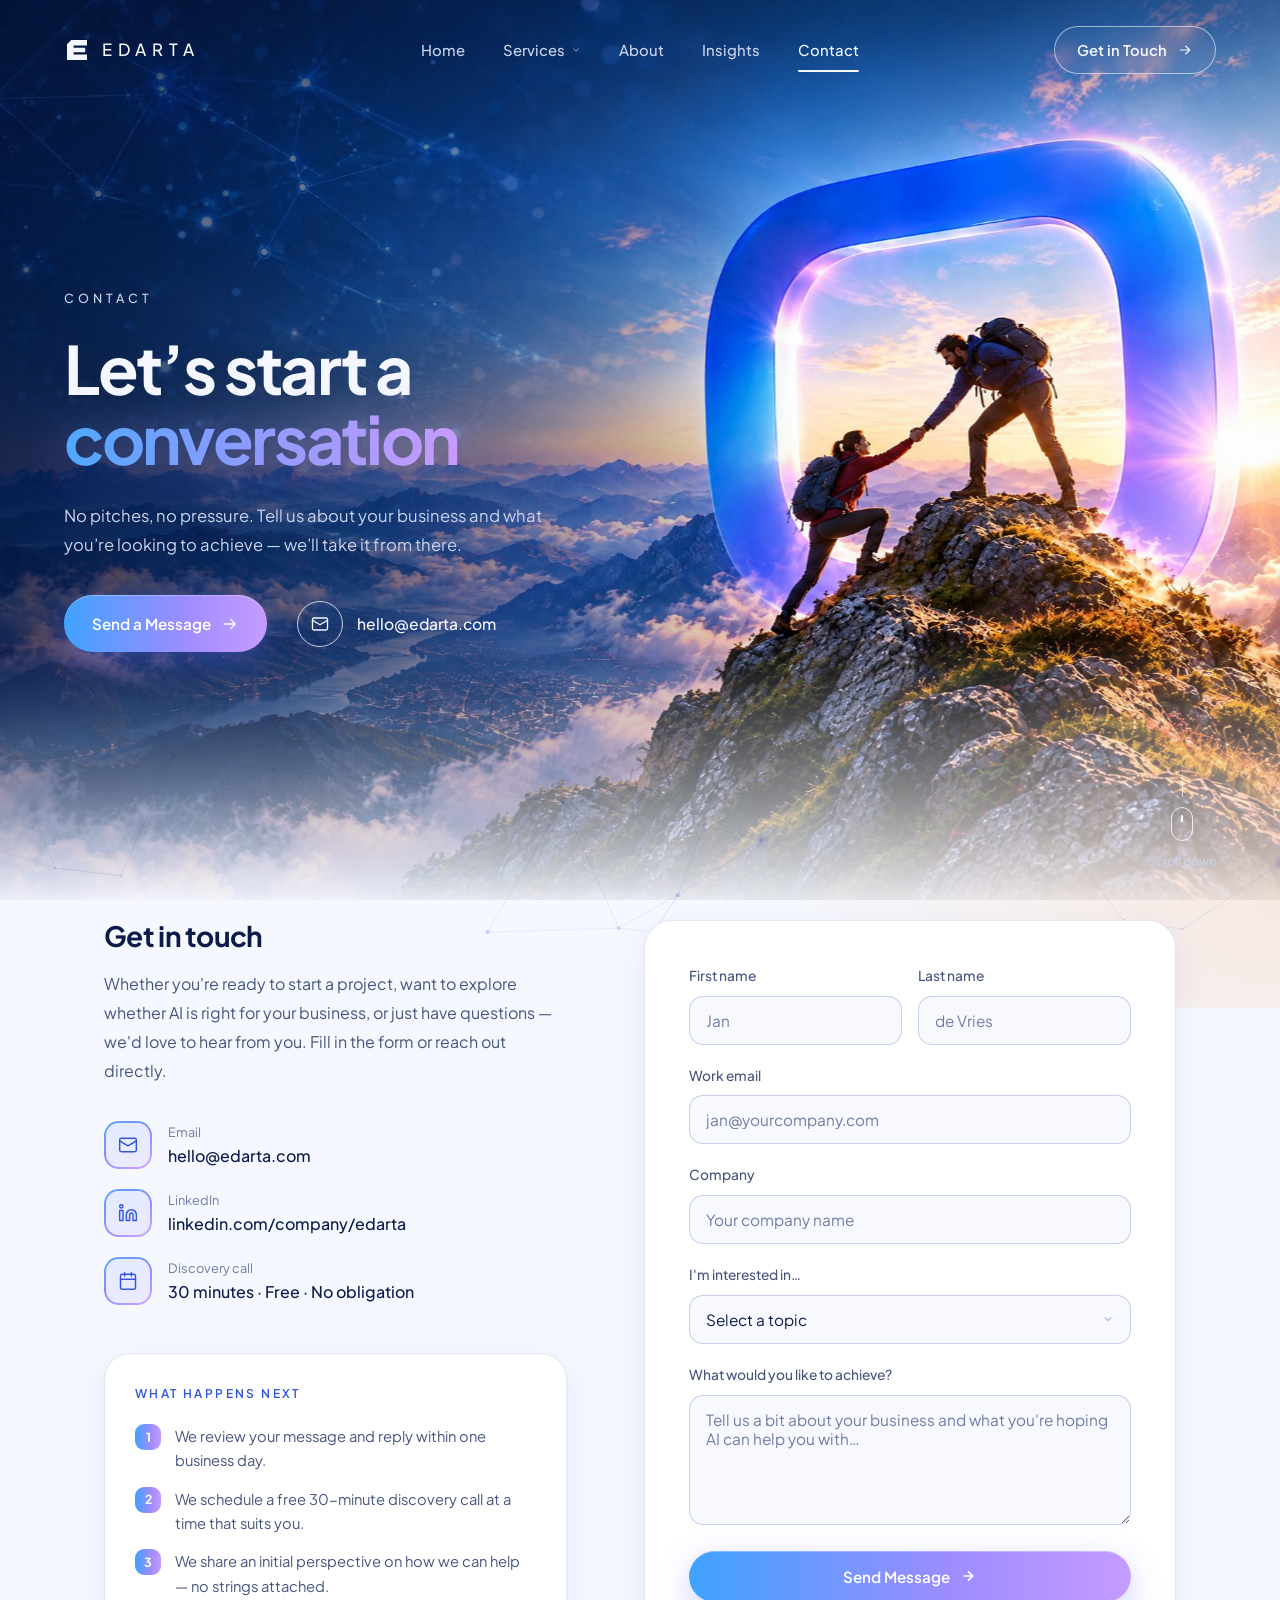
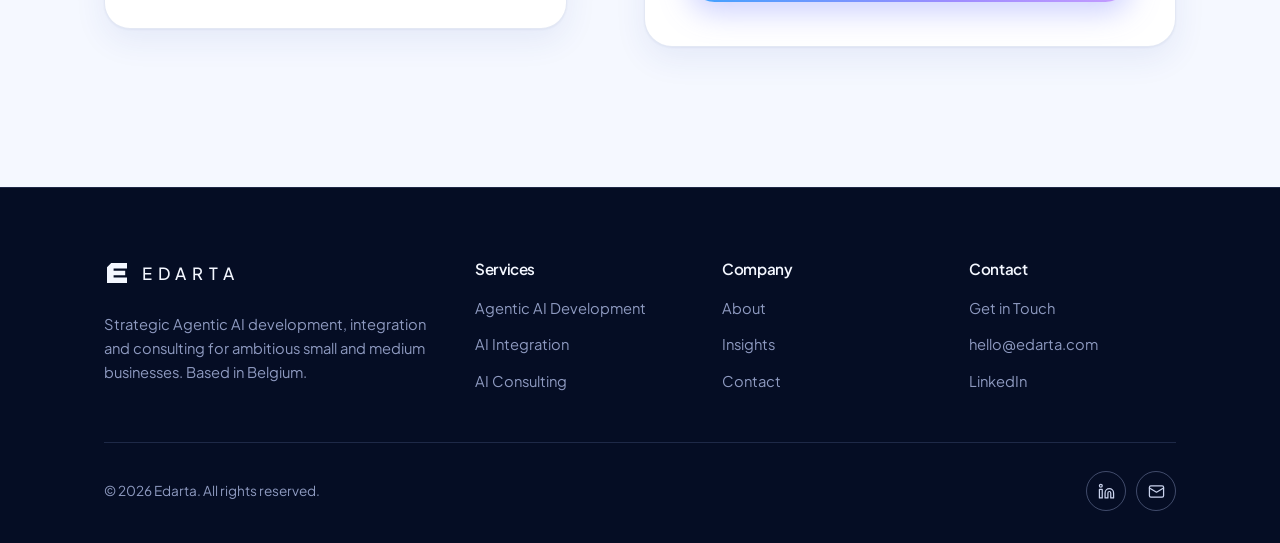
<file: contact.html>
<!DOCTYPE html>
<html lang="en">

<head>
    <meta charset="UTF-8" />
    <meta name="viewport" content="width=device-width, initial-scale=1.0" />
    <title>Contact — Edarta | Book a Strategy Call</title>
    <meta name="description"
        content="Get in touch with Edarta. Book a free 30-minute discovery call to discuss how Agentic AI can work for your business." />
    <link rel="canonical" href="https://edarta.com/contact" />
    <link rel="preconnect" href="https://fonts.googleapis.com" />
  <link rel="preconnect" href="https://fonts.gstatic.com" crossorigin />
  <link rel="stylesheet" href="css/style.css" />
    <link rel="icon" href="data:image/svg+xml,%3Csvg xmlns='http://www.w3.org/2000/svg' viewBox='0 0 26 26'%3E%3Cdefs%3E%3ClinearGradient id='g' x1='0' y1='0' x2='1' y2='1'%3E%3Cstop offset='0' stop-color='%234FA8FF'/%3E%3Cstop offset='1' stop-color='%23C59CFF'/%3E%3C/linearGradient%3E%3C/defs%3E%3Crect width='26' height='26' rx='7' fill='%23050D24'/%3E%3Cpath fill='url(%23g)' d='M5 8.4 8.4 5H21v4.4H10.2v1.9h9.4v3.7h-9.4v1.9H21V21H5z'/%3E%3C/svg%3E" />
  <meta name="theme-color" content="#050D24" />
</head>

<body>

    <nav class="nav" id="navbar" aria-label="Main navigation">
    <div class="nav-inner">
      <a href="index.html" class="nav-logo" aria-label="Edarta home"><svg class="brand-mark" viewBox="0 0 26 26" aria-hidden="true"><path fill="currentColor" d="M3 7.2 7.2 3H23v5.4H9.6v2.3h11.6v4.6H9.6v2.3H23V23H3z"/></svg><span class="brand-word">EDARTA</span></a>
      <ul class="nav-links" role="list">
        <li><a href="index.html">Home</a></li>
        <li class="has-dropdown">
          <a href="services.html">Services <svg class="nav-dropdown-arrow" viewBox="0 0 24 24" fill="none" stroke="currentColor" stroke-width="1.75" stroke-linecap="round" stroke-linejoin="round" aria-hidden="true"><path d="m6 9 6 6 6-6"/></svg></a>
          <ul class="nav-dropdown">
            <li><a href="services.html#agentic">Agentic AI development<small>Agents that reason, plan and act</small></a></li>
            <li><a href="services.html#integration">AI integration<small>AI inside the tools you already use</small></a></li>
            <li><a href="services.html#consulting">Strategic AI consulting<small>A roadmap grounded in ROI</small></a></li>
          </ul>
        </li>
        <li><a href="about.html">About</a></li>
        <li><a href="insights.html">Insights</a></li>
        <li><a href="contact.html" class="active" aria-current="page">Contact</a></li>
      </ul>
      <div class="nav-cta">
        <a href="contact.html" class="btn btn-outline">Get in Touch <svg width="16" height="16" viewBox="0 0 24 24" fill="none" stroke="currentColor" stroke-width="1.75" stroke-linecap="round" stroke-linejoin="round" aria-hidden="true"><path d="M5 12h14M13 6l6 6-6 6"/></svg></a>
      </div>
      <button class="nav-toggle" id="nav-toggle" aria-label="Open menu" aria-expanded="false" aria-controls="nav-mobile">
        <span></span><span></span><span></span>
      </button>
    </div>
  </nav>

  <nav class="nav-mobile" id="nav-mobile" aria-label="Mobile navigation">
    <a href="index.html">Home</a>
    <a href="services.html">Services</a>
    <a href="about.html">About</a>
    <a href="insights.html">Insights</a>
    <a href="contact.html" class="active" aria-current="page">Contact</a>
    <a href="contact.html" class="btn btn-primary">Get in Touch <svg width="16" height="16" viewBox="0 0 24 24" fill="none" stroke="currentColor" stroke-width="1.75" stroke-linecap="round" stroke-linejoin="round" aria-hidden="true"><path d="M5 12h14M13 6l6 6-6 6"/></svg></a>
  </nav>

    <main>

        <section class="hero hero--page" aria-label="Contact" style="--hero-pos:72% 50%;--hero-pos-sm:80% 50%">
      <img class="hero-media" src="images/hero_contact-sm.jpg"
        srcset="images/hero_contact-sm.jpg 1200w, images/hero_contact.jpg 2400w" sizes="100vw" alt=""
        fetchpriority="high" decoding="async" />
      <div class="hero-inner">
        <div class="hero-text">
          <p class="hero-eyebrow">Contact</p>
          <h1 class="hero-title">Let’s start a<br /><span class="grad">conversation</span></h1>
          <p class="hero-subtitle">No pitches, no pressure. Tell us about your business and what you’re looking to achieve — we’ll take it from there.</p>
          <div class="hero-actions">
            <a href="#contact-form" class="btn btn-primary" id="contact-hero-cta">Send a Message <svg width="18" height="18" viewBox="0 0 24 24" fill="none" stroke="currentColor" stroke-width="1.75" stroke-linecap="round" stroke-linejoin="round" aria-hidden="true"><path d="M5 12h14M13 6l6 6-6 6"/></svg></a>
            <a href="mailto:hello@edarta.com" class="btn-circle"><span class="btn-circle-icon"><svg width="18" height="18" viewBox="0 0 24 24" fill="none" stroke="currentColor" stroke-width="1.75" stroke-linecap="round" stroke-linejoin="round" aria-hidden="true"><rect x="2" y="4" width="20" height="16" rx="2"/><path d="m22 7-10 6L2 7"/></svg></span>hello@edarta.com</a>
          </div>
        </div>
      </div>
      <a href="#contact-content" class="scroll-cue" aria-label="Scroll to content"><span class="scroll-mouse"></span>Scroll down</a>
    </section>

        <section id="contact-content" style="padding-top: 20px; padding-bottom: 100px;">
            <div class="container">
                <div class="contact-grid">

                    <!-- Left: info -->
                    <div class="contact-info fade-up">
                        <h2 class="section-title" style="font-size: 1.75rem;">Get in touch</h2>
                        <p>Whether you're ready to start a project, want to explore whether AI is right for your
                            business, or just have questions — we'd love to hear from you. Fill in the form or reach out
                            directly.</p>

                        <div class="contact-details">
                            <div class="contact-detail">
                                <div class="contact-detail-icon"><svg viewBox="0 0 24 24" fill="none" stroke="currentColor" stroke-width="1.75" stroke-linecap="round" stroke-linejoin="round" aria-hidden="true"><rect x="2" y="4" width="20" height="16" rx="2"/><path d="m22 7-10 6L2 7"/></svg></div>
                                <div>
                                    <div class="contact-detail-label">Email</div>
                                    <a href="mailto:hello@edarta.com" class="contact-detail-value">hello@edarta.com</a>
                                </div>
                            </div>
                            <div class="contact-detail">
                                <div class="contact-detail-icon"><svg viewBox="0 0 24 24" fill="none" stroke="currentColor" stroke-width="1.75" stroke-linecap="round" stroke-linejoin="round" aria-hidden="true"><path d="M16 8a6 6 0 0 1 6 6v7h-4v-7a2 2 0 0 0-4 0v7h-4v-7a6 6 0 0 1 6-6zM2 9h4v12H2z"/><circle cx="4" cy="4" r="2"/></svg></div>
                                <div>
                                    <div class="contact-detail-label">LinkedIn</div>
                                    <a href="https://linkedin.com/company/edarta" target="_blank" rel="noopener"
                                        class="contact-detail-value">linkedin.com/company/edarta</a>
                                </div>
                            </div>
                            <div class="contact-detail">
                                <div class="contact-detail-icon"><svg viewBox="0 0 24 24" fill="none" stroke="currentColor" stroke-width="1.75" stroke-linecap="round" stroke-linejoin="round" aria-hidden="true"><rect x="3" y="4" width="18" height="18" rx="2"/><path d="M16 2v4M8 2v4M3 10h18"/></svg></div>
                                <div>
                                    <div class="contact-detail-label">Discovery call</div>
                                    <div class="contact-detail-value">30 minutes · Free · No obligation</div>
                                </div>
                            </div>
                        </div>

                        <!-- What to expect -->
                        <div class="next-steps">
                            <div class="panel-label">What happens next</div>
                            <ol>
                                <li>We review your message and reply within one business day.</li>
                                <li>We schedule a free 30-minute discovery call at a time that suits you.</li>
                                <li>We share an initial perspective on how we can help — no strings attached.</li>
                            </ol>
                        </div>
                    </div>

                    <!-- Right: form -->
                    <div class="fade-up fade-up-delay-2">
                        <div class="form-card">
                            <form id="contact-form" name="contact" method="POST" data-netlify="true"
                                netlify-honeypot="bot-field" novalidate>
                                <input type="hidden" name="form-name" value="contact" />
                                <p style="display:none;"><label>Don't fill this out: <input name="bot-field" /></label>
                                </p>
                                <div class="form-row">
                                    <div class="form-group">
                                        <label for="first-name">First name</label>
                                        <input type="text" id="first-name" name="first_name" placeholder="Jan"
                                            required />
                                    </div>
                                    <div class="form-group">
                                        <label for="last-name">Last name</label>
                                        <input type="text" id="last-name" name="last_name" placeholder="de Vries"
                                            required />
                                    </div>
                                </div>

                                <div class="form-group">
                                    <label for="email">Work email</label>
                                    <input type="email" id="email" name="email" placeholder="jan@yourcompany.com"
                                        required />
                                </div>

                                <div class="form-group">
                                    <label for="company">Company</label>
                                    <input type="text" id="company" name="company" placeholder="Your company name" />
                                </div>

                                <div class="form-group">
                                    <label for="interest">I'm interested in…</label>
                                    <select id="interest" name="interest">
                                        <option value="" disabled selected>Select a topic</option>
                                        <option value="agentic">Agentic AI Development</option>
                                        <option value="integration">AI Integration</option>
                                        <option value="consulting">Strategic AI Consulting</option>
                                        <option value="compliance">EU AI Act &amp; GDPR check</option>
                                        <option value="unsure">Not sure yet — let's talk</option>
                                    </select>
                                </div>

                                <div class="form-group">
                                    <label for="message">What would you like to achieve?</label>
                                    <textarea id="message" name="message"
                                        placeholder="Tell us a bit about your business and what you're hoping AI can help you with…"
                                        rows="5"></textarea>
                                </div>

                                <button type="submit" class="btn btn-primary form-submit" id="contact-submit">
                                    Send Message
                                    <svg width="16" height="16" viewBox="0 0 24 24" fill="none" stroke="currentColor"
                                        stroke-width="2.5">
                                        <path d="M5 12h14M12 5l7 7-7 7" />
                                    </svg>
                                </button>
                            </form>

                            <div class="form-success" id="form-success">
                                <div class="success-icon"><svg viewBox="0 0 24 24" fill="none" stroke="currentColor" stroke-width="1.75" stroke-linecap="round" stroke-linejoin="round" aria-hidden="true"><path d="M20 6 9 17l-5-5"/></svg></div>
                                <h3>Message received!</h3>
                                <p>Thank you for reaching out. We'll be in touch within one business day to arrange a
                                    discovery call.</p>
                            </div>
                        </div>
                    </div>
                </div>
            </div>
        </section>

    </main>

    <footer class="footer">
        <div class="footer-inner">
            <div class="footer-grid">
                <div class="footer-brand">
                    <a href="index.html" class="nav-logo" aria-label="Edarta home"><svg class="brand-mark" viewBox="0 0 26 26" aria-hidden="true"><path fill="currentColor" d="M3 7.2 7.2 3H23v5.4H9.6v2.3h11.6v4.6H9.6v2.3H23V23H3z"/></svg><span class="brand-word">EDARTA</span></a>
                    <p>Strategic Agentic AI development, integration and consulting for ambitious small and medium businesses. Based in Belgium.</p>
                </div>
                <div class="footer-col">
                    <h4>Services</h4>
                    <ul>
                        <li><a href="services.html#agentic">Agentic AI Development</a></li>
                        <li><a href="services.html#integration">AI Integration</a></li>
                        <li><a href="services.html#consulting">AI Consulting</a></li>
                    </ul>
                </div>
                <div class="footer-col">
                    <h4>Company</h4>
                    <ul>
                        <li><a href="about.html">About</a></li>
                        <li><a href="insights.html">Insights</a></li>
                        <li><a href="contact.html">Contact</a></li>
                    </ul>
                </div>
                <div class="footer-col">
                    <h4>Contact</h4>
                    <ul>
                        <li><a href="contact.html">Get in Touch</a></li>
                        <li><a href="mailto:hello@edarta.com">hello@edarta.com</a></li>
                        <li><a href="https://linkedin.com/company/edarta" target="_blank" rel="noopener">LinkedIn</a>
                        </li>
                    </ul>
                </div>
            </div>
            <div class="footer-bottom">
                <span>© 2026 Edarta. All rights reserved.</span>
                <div class="footer-socials"><a href="https://linkedin.com/company/edarta" target="_blank" rel="noopener"
                        class="footer-social-link" aria-label="LinkedIn"><svg viewBox="0 0 24 24" fill="none" stroke="currentColor" stroke-width="1.75" stroke-linecap="round" stroke-linejoin="round" aria-hidden="true"><path d="M16 8a6 6 0 0 1 6 6v7h-4v-7a2 2 0 0 0-4 0v7h-4v-7a6 6 0 0 1 6-6zM2 9h4v12H2z"/><circle cx="4" cy="4" r="2"/></svg></a><a href="mailto:hello@edarta.com"
                        class="footer-social-link" aria-label="Email"><svg viewBox="0 0 24 24" fill="none" stroke="currentColor" stroke-width="1.75" stroke-linecap="round" stroke-linejoin="round" aria-hidden="true"><rect x="2" y="4" width="20" height="16" rx="2"/><path d="m22 7-10 6L2 7"/></svg></a></div>
            </div>
        </div>
    </footer>

    <script src="js/main.js"></script>
    <script>
        const form = document.getElementById('contact-form');
        const formCard = form.closest('.form-card');
        const successEl = document.getElementById('form-success');

        form.addEventListener('submit', async function (e) {
            e.preventDefault();

            // Basic client-side validation
            if (!form.checkValidity()) {
                form.reportValidity();
                return;
            }

            const submitBtn = form.querySelector('#contact-submit');
            const originalText = submitBtn.innerHTML;
            submitBtn.innerHTML = 'Sending…';
            submitBtn.disabled = true;

            try {
                const formData = new FormData(form);
                const response = await fetch('/', {
                    method: 'POST',
                    headers: { 'Content-Type': 'application/x-www-form-urlencoded' },
                    body: new URLSearchParams(formData).toString()
                });

                if (response.ok) {
                    form.style.display = 'none';
                    successEl.style.display = 'flex';
                } else {
                    throw new Error('Form submission failed');
                }
            } catch (err) {
                submitBtn.innerHTML = originalText;
                submitBtn.disabled = false;
                alert('Something went wrong. Please try again or email us at hello@edarta.com.');
            }
        });
    </script>
</body>

</html>
</file>
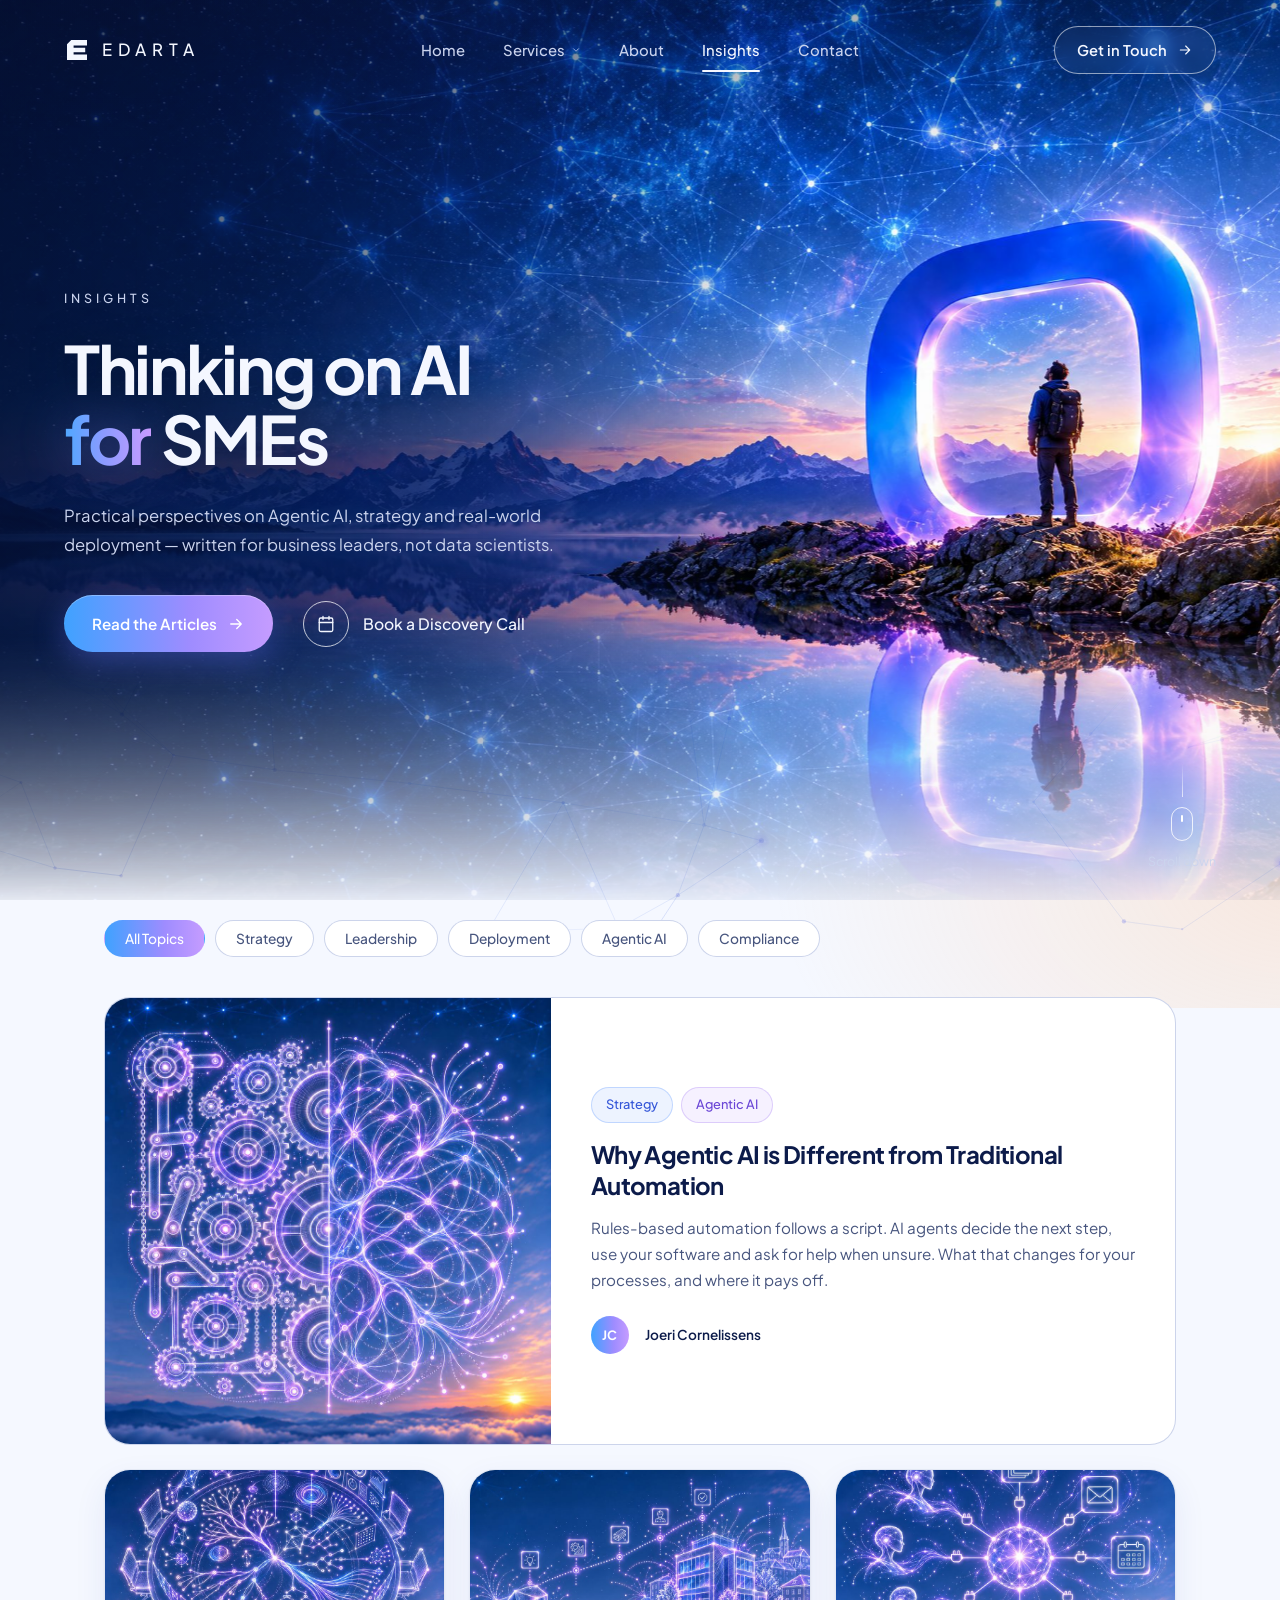
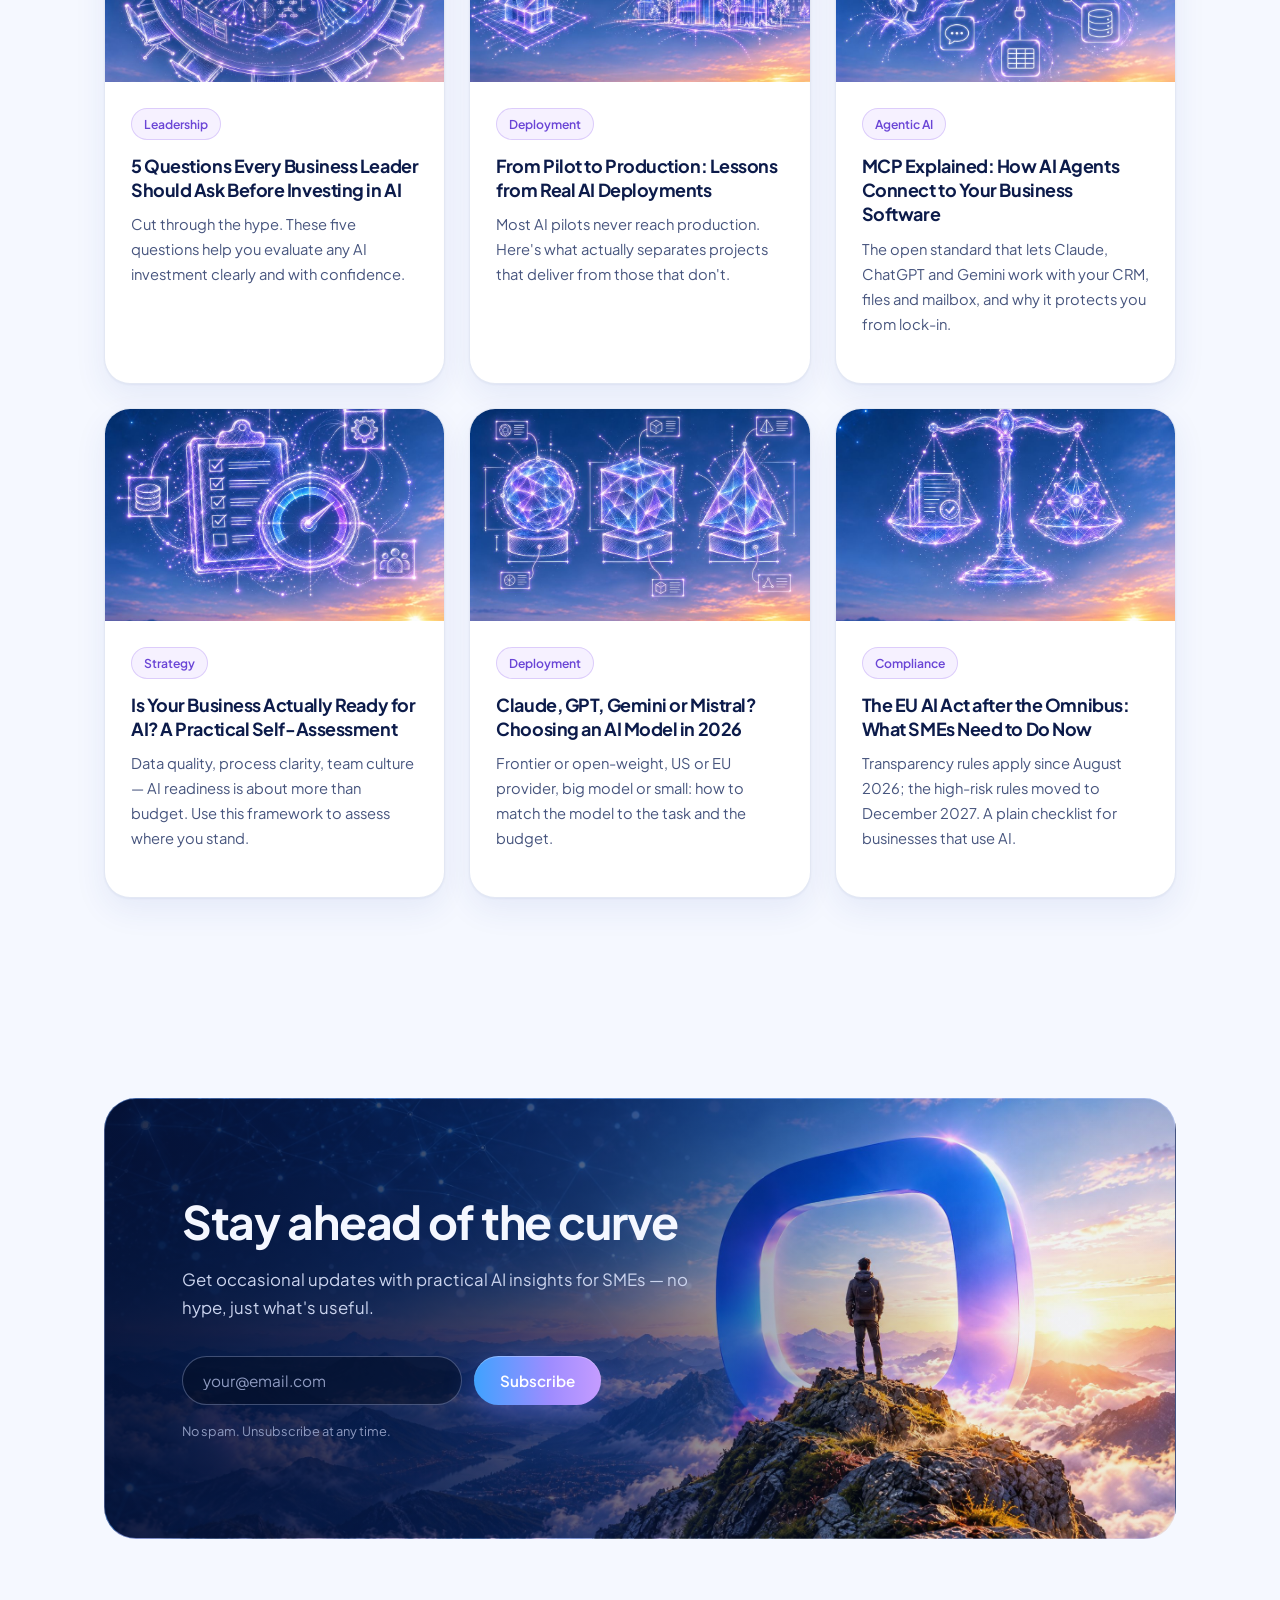
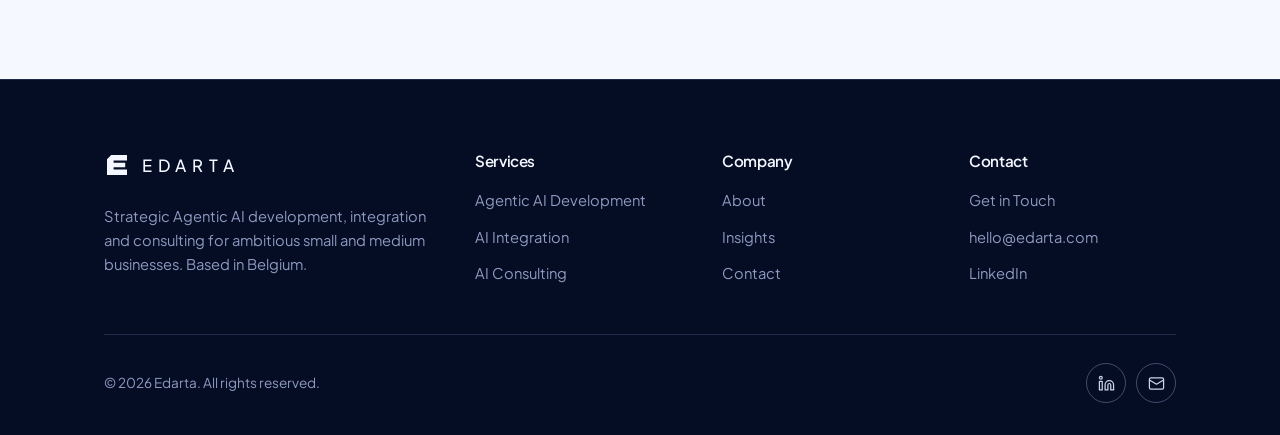
<file: insights.html>
<!DOCTYPE html>
<html lang="en">

<head>
    <meta charset="UTF-8" />
    <meta name="viewport" content="width=device-width, initial-scale=1.0" />
    <title>Insights — Edarta | AI Strategy & Perspectives for SMEs</title>
    <meta name="description"
        content="Practical thinking on Agentic AI, strategic AI adoption and real-world deployment for SMEs. Edarta Insights." />
    <link rel="preconnect" href="https://fonts.googleapis.com" />
  <link rel="preconnect" href="https://fonts.gstatic.com" crossorigin />
  <link rel="stylesheet" href="css/style.css" />
    <link rel="icon" href="data:image/svg+xml,%3Csvg xmlns='http://www.w3.org/2000/svg' viewBox='0 0 26 26'%3E%3Cdefs%3E%3ClinearGradient id='g' x1='0' y1='0' x2='1' y2='1'%3E%3Cstop offset='0' stop-color='%234FA8FF'/%3E%3Cstop offset='1' stop-color='%23C59CFF'/%3E%3C/linearGradient%3E%3C/defs%3E%3Crect width='26' height='26' rx='7' fill='%23050D24'/%3E%3Cpath fill='url(%23g)' d='M5 8.4 8.4 5H21v4.4H10.2v1.9h9.4v3.7h-9.4v1.9H21V21H5z'/%3E%3C/svg%3E" />
  <meta name="theme-color" content="#050D24" />
</head>

<body>

    <nav class="nav" id="navbar" aria-label="Main navigation">
    <div class="nav-inner">
      <a href="index.html" class="nav-logo" aria-label="Edarta home"><svg class="brand-mark" viewBox="0 0 26 26" aria-hidden="true"><path fill="currentColor" d="M3 7.2 7.2 3H23v5.4H9.6v2.3h11.6v4.6H9.6v2.3H23V23H3z"/></svg><span class="brand-word">EDARTA</span></a>
      <ul class="nav-links" role="list">
        <li><a href="index.html">Home</a></li>
        <li class="has-dropdown">
          <a href="services.html">Services <svg class="nav-dropdown-arrow" viewBox="0 0 24 24" fill="none" stroke="currentColor" stroke-width="1.75" stroke-linecap="round" stroke-linejoin="round" aria-hidden="true"><path d="m6 9 6 6 6-6"/></svg></a>
          <ul class="nav-dropdown">
            <li><a href="services.html#agentic">Agentic AI development<small>Agents that reason, plan and act</small></a></li>
            <li><a href="services.html#integration">AI integration<small>AI inside the tools you already use</small></a></li>
            <li><a href="services.html#consulting">Strategic AI consulting<small>A roadmap grounded in ROI</small></a></li>
          </ul>
        </li>
        <li><a href="about.html">About</a></li>
        <li><a href="insights.html" class="active" aria-current="page">Insights</a></li>
        <li><a href="contact.html">Contact</a></li>
      </ul>
      <div class="nav-cta">
        <a href="contact.html" class="btn btn-outline">Get in Touch <svg width="16" height="16" viewBox="0 0 24 24" fill="none" stroke="currentColor" stroke-width="1.75" stroke-linecap="round" stroke-linejoin="round" aria-hidden="true"><path d="M5 12h14M13 6l6 6-6 6"/></svg></a>
      </div>
      <button class="nav-toggle" id="nav-toggle" aria-label="Open menu" aria-expanded="false" aria-controls="nav-mobile">
        <span></span><span></span><span></span>
      </button>
    </div>
  </nav>

  <nav class="nav-mobile" id="nav-mobile" aria-label="Mobile navigation">
    <a href="index.html">Home</a>
    <a href="services.html">Services</a>
    <a href="about.html">About</a>
    <a href="insights.html" class="active" aria-current="page">Insights</a>
    <a href="contact.html">Contact</a>
    <a href="contact.html" class="btn btn-primary">Get in Touch <svg width="16" height="16" viewBox="0 0 24 24" fill="none" stroke="currentColor" stroke-width="1.75" stroke-linecap="round" stroke-linejoin="round" aria-hidden="true"><path d="M5 12h14M13 6l6 6-6 6"/></svg></a>
  </nav>

    <main>
        <section class="hero hero--page" aria-label="Insights" style="--hero-pos:66% 50%;--hero-pos-sm:70% 50%">
      <img class="hero-media" src="images/hero_insights-sm.jpg"
        srcset="images/hero_insights-sm.jpg 1200w, images/hero_insights.jpg 2400w" sizes="100vw" alt=""
        fetchpriority="high" decoding="async" />
      <div class="hero-inner">
        <div class="hero-text">
          <p class="hero-eyebrow">Insights</p>
          <h1 class="hero-title">Thinking on AI<br /><span class="grad">for</span> SMEs</h1>
          <p class="hero-subtitle">Practical perspectives on Agentic AI, strategy and real-world deployment — written for business leaders, not data scientists.</p>
          <div class="hero-actions">
            <a href="#articles" class="btn btn-primary" id="insights-hero-cta">Read the Articles <svg width="18" height="18" viewBox="0 0 24 24" fill="none" stroke="currentColor" stroke-width="1.75" stroke-linecap="round" stroke-linejoin="round" aria-hidden="true"><path d="M5 12h14M13 6l6 6-6 6"/></svg></a>
            <a href="contact.html" class="btn-circle"><span class="btn-circle-icon"><svg width="18" height="18" viewBox="0 0 24 24" fill="none" stroke="currentColor" stroke-width="1.75" stroke-linecap="round" stroke-linejoin="round" aria-hidden="true"><rect x="3" y="4" width="18" height="18" rx="2"/><path d="M16 2v4M8 2v4M3 10h18"/></svg></span>Book a Discovery Call</a>
          </div>
        </div>
      </div>
      <a href="#articles" class="scroll-cue" aria-label="Scroll to content"><span class="scroll-mouse"></span>Scroll down</a>
    </section>


        <section id="articles" style="padding-top: 20px;">
            <div class="container">
                <div class="filter-bar" role="group" aria-label="Filter articles by topic">
                    <button class="filter-btn active" aria-pressed="true">All Topics</button>
                    <button class="filter-btn" aria-pressed="false">Strategy</button>
                    <button class="filter-btn" aria-pressed="false">Leadership</button>
                    <button class="filter-btn" aria-pressed="false">Deployment</button>
                    <button class="filter-btn" aria-pressed="false">Agentic AI</button>
                    <button class="filter-btn" aria-pressed="false">Compliance</button>
                </div>

                <div class="insights-page-grid">
                    <!-- Featured -->
                    <a href="#agentic-different" class="insight-card-large fade-up" id="insight-featured">
                        <div class="insight-thumb">
                            <img loading="lazy" src="images/insight_agentic.jpg" alt="Agentic AI vs Traditional Automation"
                                style="width:100%;height:100%;object-fit:cover;" />
                        </div>
                        <div class="insight-body"
                            style="padding: 40px; display:flex; flex-direction:column; justify-content:center;">
                            <div style="display:flex; gap:8px; margin-bottom:16px;"><span
                                    class="tag">Strategy</span><span class="tag teal">Agentic AI</span></div>
                            <h2 id="agentic-different" class="insight-title"
                                style="font-size:1.5rem; margin-bottom:14px; line-height:1.3;">Why Agentic AI is
                                Different from Traditional Automation</h2>
                            <p class="insight-excerpt" style="font-size:0.95rem; margin-bottom:24px;">Rules-based automation follows a script. AI agents decide the next step, use your software and ask for help when unsure. What that changes for your processes, and where it pays off.</p>
                            <div style="display:flex; align-items:center; gap:16px;">
                                <div class="testimonial-avatar"
                                    style="width:38px;height:38px;font-size:0.8rem;flex-shrink:0;">JC</div>
                                <div>
                                    <div
                                        style="font-family:var(--font-heading);font-weight:600;font-size:0.85rem;color:var(--text-primary);">
                                        Joeri Cornelissens</div>
                                </div>
                            </div>
                        </div>
                    </a>

                    <a href="#executive-questions" class="insight-card fade-up fade-up-delay-1" id="insight-2">
                        <div class="insight-thumb">
                            <img loading="lazy" src="images/insight_executive.jpg" alt="Executive AI questions"
                                style="width:100%;height:100%;object-fit:cover;" />
                        </div>
                        <div class="insight-body">
                            <div class="insight-tag">Leadership</div>
                            <h3 id="executive-questions" class="insight-title">5 Questions Every Business Leader Should
                                Ask Before Investing in AI</h3>
                            <p class="insight-excerpt">Cut through the hype. These five questions help you evaluate any
                                AI investment clearly and with confidence.</p>
                        </div>
                    </a>

                    <a href="#pilot-to-production" class="insight-card fade-up fade-up-delay-2" id="insight-3">
                        <div class="insight-thumb">
                            <img loading="lazy" src="images/insight_pilot.jpg" alt="Pilot to Production"
                                style="width:100%;height:100%;object-fit:cover;" />
                        </div>
                        <div class="insight-body">
                            <div class="insight-tag">Deployment</div>
                            <h3 id="pilot-to-production" class="insight-title">From Pilot to Production: Lessons from
                                Real AI Deployments</h3>
                            <p class="insight-excerpt">Most AI pilots never reach production. Here's what actually
                                separates projects that deliver from those that don't.</p>
                        </div>
                    </a>

                    <a href="#mcp-explained" class="insight-card fade-up fade-up-delay-3" id="insight-4">
                        <div class="insight-thumb">
                            <img loading="lazy" src="images/insight_rag.jpg" alt="Documents and tools connected to an AI agent" style="width:100%;height:100%;object-fit:cover;" />
                        </div>
                        <div class="insight-body">
                            <div class="insight-tag">Agentic AI</div>
                            <h3 id="mcp-explained" class="insight-title">MCP Explained: How AI Agents Connect to Your Business Software</h3>
                            <p class="insight-excerpt">The open standard that lets Claude, ChatGPT and Gemini work with your CRM, files and mailbox, and why it protects you from lock-in.</p>
                        </div>
                    </a>

                    <a href="#ai-readiness" class="insight-card fade-up fade-up-delay-1" id="insight-5">
                        <div class="insight-thumb">
                            <img loading="lazy" src="images/insight_readiness.jpg" alt="Readiness checklist and gauge" style="width:100%;height:100%;object-fit:cover;" />
                        </div>
                        <div class="insight-body">
                            <div class="insight-tag">Strategy</div>
                            <h3 id="ai-readiness" class="insight-title">Is Your Business Actually Ready for AI? A
                                Practical Self-Assessment</h3>
                            <p class="insight-excerpt">Data quality, process clarity, team culture — AI readiness is
                                about more than budget. Use this framework to assess where you stand.</p>
                        </div>
                    </a>

                    <a href="#choosing-llm" class="insight-card fade-up fade-up-delay-2" id="insight-6">
                        <div class="insight-thumb">
                            <img loading="lazy" src="images/insight_models.jpg" alt="Three model shapes compared side by side" style="width:100%;height:100%;object-fit:cover;" />
                        </div>
                        <div class="insight-body">
                            <div class="insight-tag">Deployment</div>
                            <h3 id="choosing-llm" class="insight-title">Claude, GPT, Gemini or Mistral? Choosing an AI Model in 2026</h3>
                            <p class="insight-excerpt">Frontier or open-weight, US or EU provider, big model or small: how to match the model to the task and the budget.</p>
                        </div>
                    </a>

                    <a href="#eu-ai-act" class="insight-card fade-up fade-up-delay-3" id="insight-7">
                        <div class="insight-thumb">
                            <img loading="lazy" src="images/insight_euaiact.jpg" alt="Balance scale weighing documents against an AI network"
                                style="width:100%;height:100%;object-fit:cover;" />
                        </div>
                        <div class="insight-body">
                            <div class="insight-tag">Compliance</div>
                            <h3 id="eu-ai-act" class="insight-title">The EU AI Act after the Omnibus: What SMEs Need to
                                Do Now</h3>
                            <p class="insight-excerpt">Transparency rules apply since August 2026; the high-risk rules
                                moved to December 2027. A plain checklist for businesses that use AI.</p>
                        </div>
                    </a>
                </div>
            </div>
        </section>

        <section style="padding: 80px 24px 100px;">
            <div class="cta-banner fade-up">
                <h2>Stay ahead of the curve</h2>
                <p>Get occasional updates with practical AI insights for SMEs — no hype, just what's useful.</p>
                <form id="newsletter-form" name="newsletter" method="POST" data-netlify="true" netlify-honeypot="bot-field"
                    style="display:flex;gap:12px;flex-wrap:wrap;margin-top:8px;">
                    <input type="hidden" name="form-name" value="newsletter" />
                    <p style="display:none;"><label>Don't fill this out: <input name="bot-field" /></label></p>
                    <input type="email" name="email" placeholder="your@email.com" required style="width:280px;max-width:100%;"
                        aria-label="Email address" />
                    <button type="submit" class="btn btn-primary">Subscribe</button>
                </form>
                <p id="nl-success"
                    style="display:none;color:#DCCBFF;margin-top:16px;font-size:0.95rem;" role="status">
                    You're subscribed. Welcome aboard.</p>
                <p style="font-size:0.8rem;color:var(--text-muted);margin:16px 0 0;">No
                    spam. Unsubscribe at any time.</p>
            </div>
        </section>
    </main>

    <footer class="footer">
        <div class="footer-inner">
            <div class="footer-grid">
                <div class="footer-brand">
                    <a href="index.html" class="nav-logo" aria-label="Edarta home"><svg class="brand-mark" viewBox="0 0 26 26" aria-hidden="true"><path fill="currentColor" d="M3 7.2 7.2 3H23v5.4H9.6v2.3h11.6v4.6H9.6v2.3H23V23H3z"/></svg><span class="brand-word">EDARTA</span></a>
                    <p>Strategic Agentic AI development, integration and consulting for ambitious small and medium businesses. Based in Belgium.</p>
                </div>
                <div class="footer-col">
                    <h4>Services</h4>
                    <ul>
                        <li><a href="services.html#agentic">Agentic AI Development</a></li>
                        <li><a href="services.html#integration">AI Integration</a></li>
                        <li><a href="services.html#consulting">AI Consulting</a></li>
                    </ul>
                </div>
                <div class="footer-col">
                    <h4>Company</h4>
                    <ul>
                        <li><a href="about.html">About</a></li>
                        <li><a href="insights.html">Insights</a></li>
                        <li><a href="contact.html">Contact</a></li>
                    </ul>
                </div>
                <div class="footer-col">
                    <h4>Contact</h4>
                    <ul>
                        <li><a href="contact.html">Get in Touch</a></li>
                        <li><a href="mailto:hello@edarta.com">hello@edarta.com</a></li>
                        <li><a href="https://linkedin.com/company/edarta" target="_blank" rel="noopener">LinkedIn</a>
                        </li>
                    </ul>
                </div>
            </div>
            <div class="footer-bottom">
                <span>© 2026 Edarta. All rights reserved.</span>
                <div class="footer-socials"><a href="https://linkedin.com/company/edarta" target="_blank" rel="noopener"
                        class="footer-social-link" aria-label="LinkedIn"><svg viewBox="0 0 24 24" fill="none" stroke="currentColor" stroke-width="1.75" stroke-linecap="round" stroke-linejoin="round" aria-hidden="true"><path d="M16 8a6 6 0 0 1 6 6v7h-4v-7a2 2 0 0 0-4 0v7h-4v-7a6 6 0 0 1 6-6zM2 9h4v12H2z"/><circle cx="4" cy="4" r="2"/></svg></a><a href="mailto:hello@edarta.com"
                        class="footer-social-link" aria-label="Email"><svg viewBox="0 0 24 24" fill="none" stroke="currentColor" stroke-width="1.75" stroke-linecap="round" stroke-linejoin="round" aria-hidden="true"><rect x="2" y="4" width="20" height="16" rx="2"/><path d="m22 7-10 6L2 7"/></svg></a></div>
            </div>
        </div>
    </footer>

    <script src="js/main.js"></script>
    <script>
        // Topic filter: shows cards whose tags include the chosen topic
        const filterBtns = document.querySelectorAll('.filter-btn');
        const cards = document.querySelectorAll('.insights-page-grid > a');
        filterBtns.forEach(btn => {
            btn.addEventListener('click', () => {
                filterBtns.forEach(b => { b.classList.remove('active'); b.setAttribute('aria-pressed', 'false'); });
                btn.classList.add('active');
                btn.setAttribute('aria-pressed', 'true');
                const topic = btn.textContent.trim();
                cards.forEach(card => {
                    const tags = [...card.querySelectorAll('.tag, .insight-tag')].map(t => t.textContent.trim());
                    card.classList.toggle('is-hidden', topic !== 'All Topics' && !tags.includes(topic));
                });
            });
        });

        // Newsletter: posts to Netlify Forms
        const nlForm = document.getElementById('newsletter-form');
        nlForm.addEventListener('submit', async (e) => {
            e.preventDefault();
            const btn = nlForm.querySelector('button');
            btn.disabled = true;
            btn.textContent = 'Subscribing…';
            try {
                const res = await fetch('/', {
                    method: 'POST',
                    headers: { 'Content-Type': 'application/x-www-form-urlencoded' },
                    body: new URLSearchParams(new FormData(nlForm)).toString()
                });
                if (!res.ok) throw new Error();
                nlForm.style.display = 'none';
                document.getElementById('nl-success').style.display = 'block';
            } catch {
                btn.disabled = false;
                btn.textContent = 'Subscribe';
                alert('Subscribing didn\u2019t go through. Try again, or email hello@edarta.com.');
            }
        });
    </script>
</body>

</html>
</file>
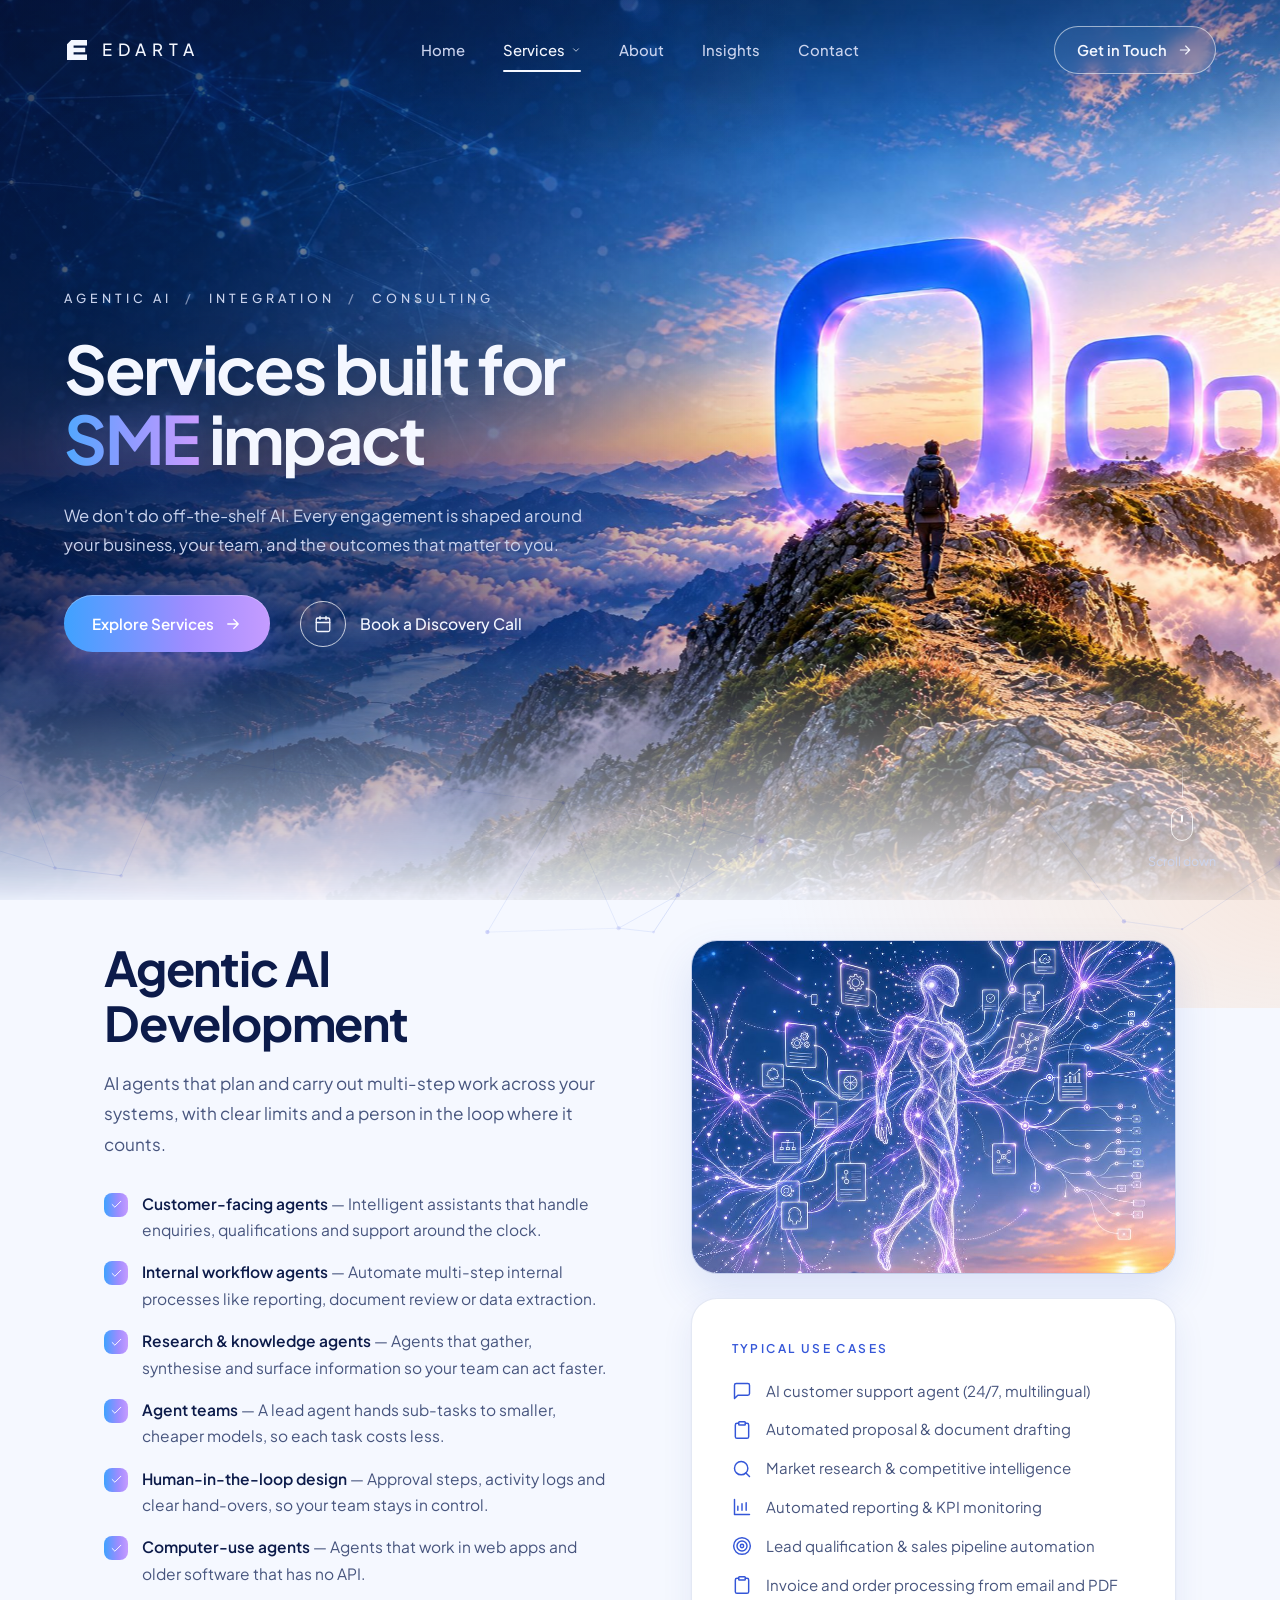
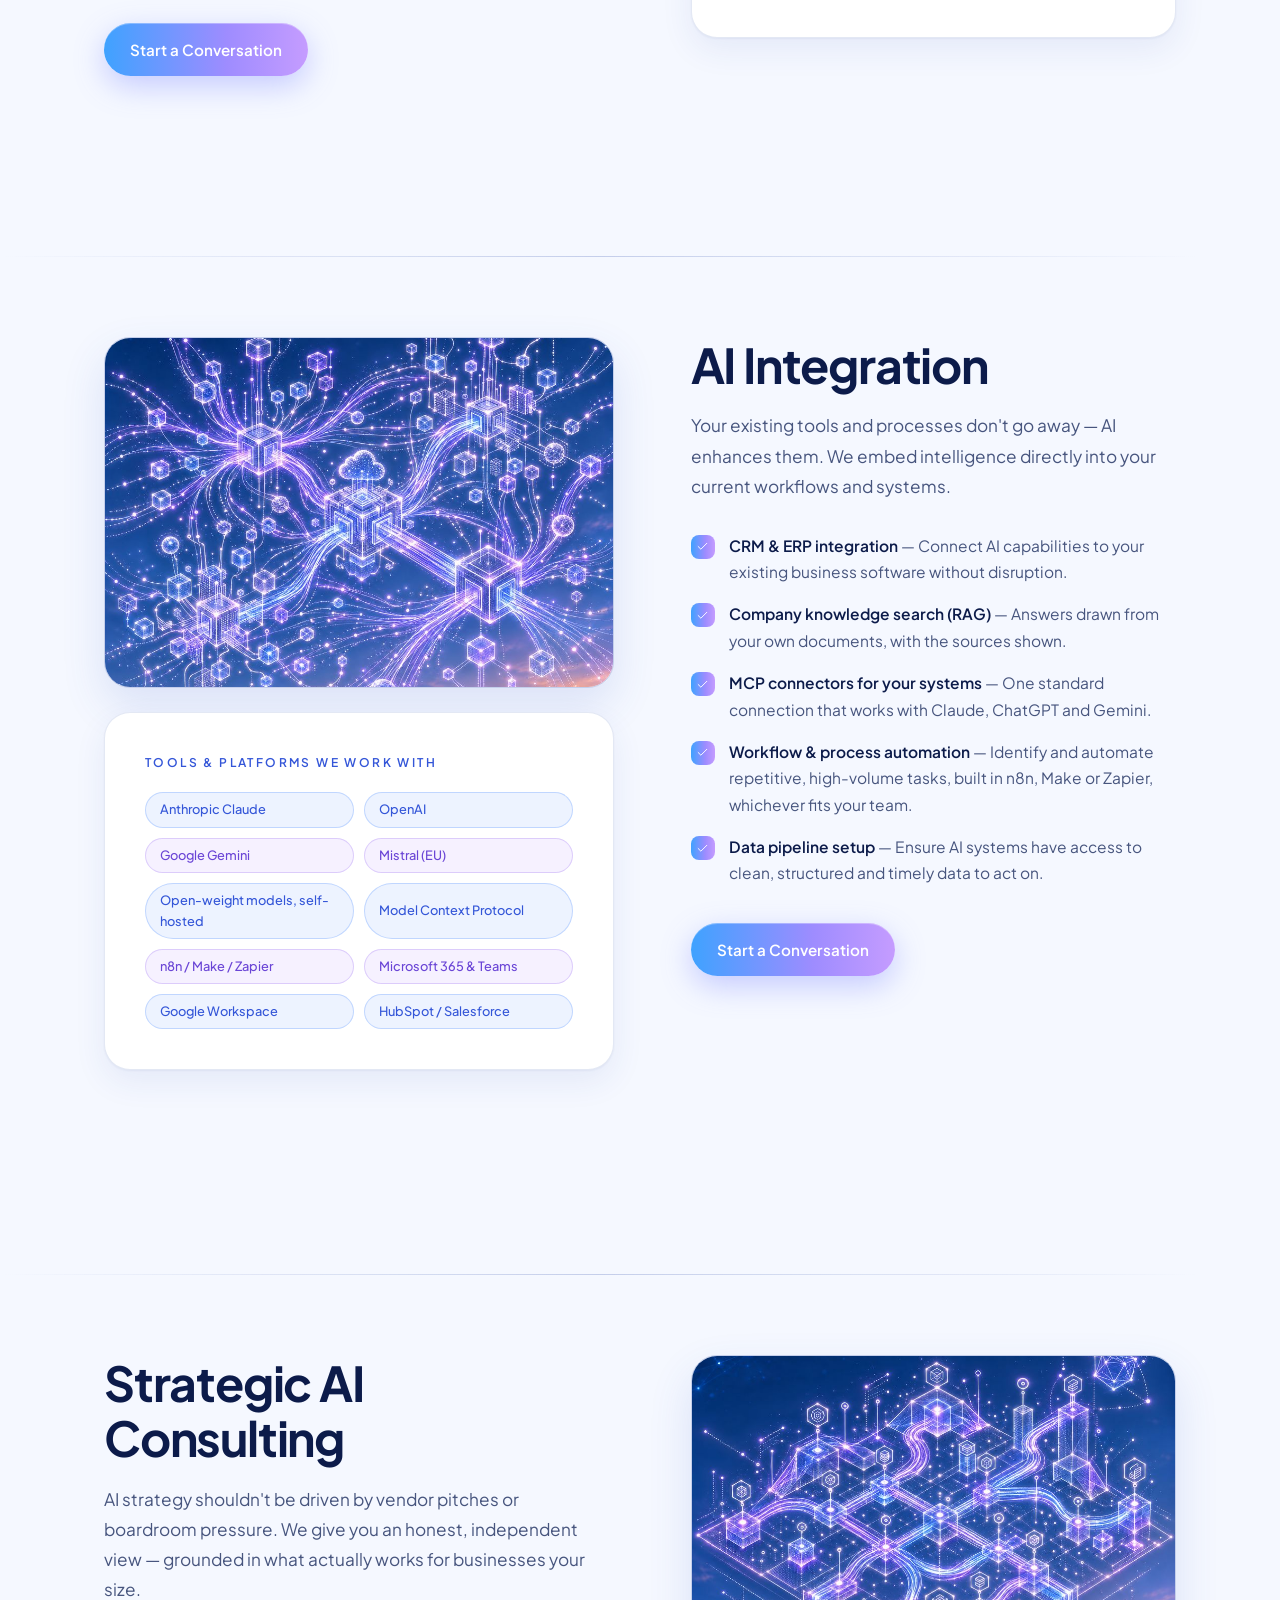
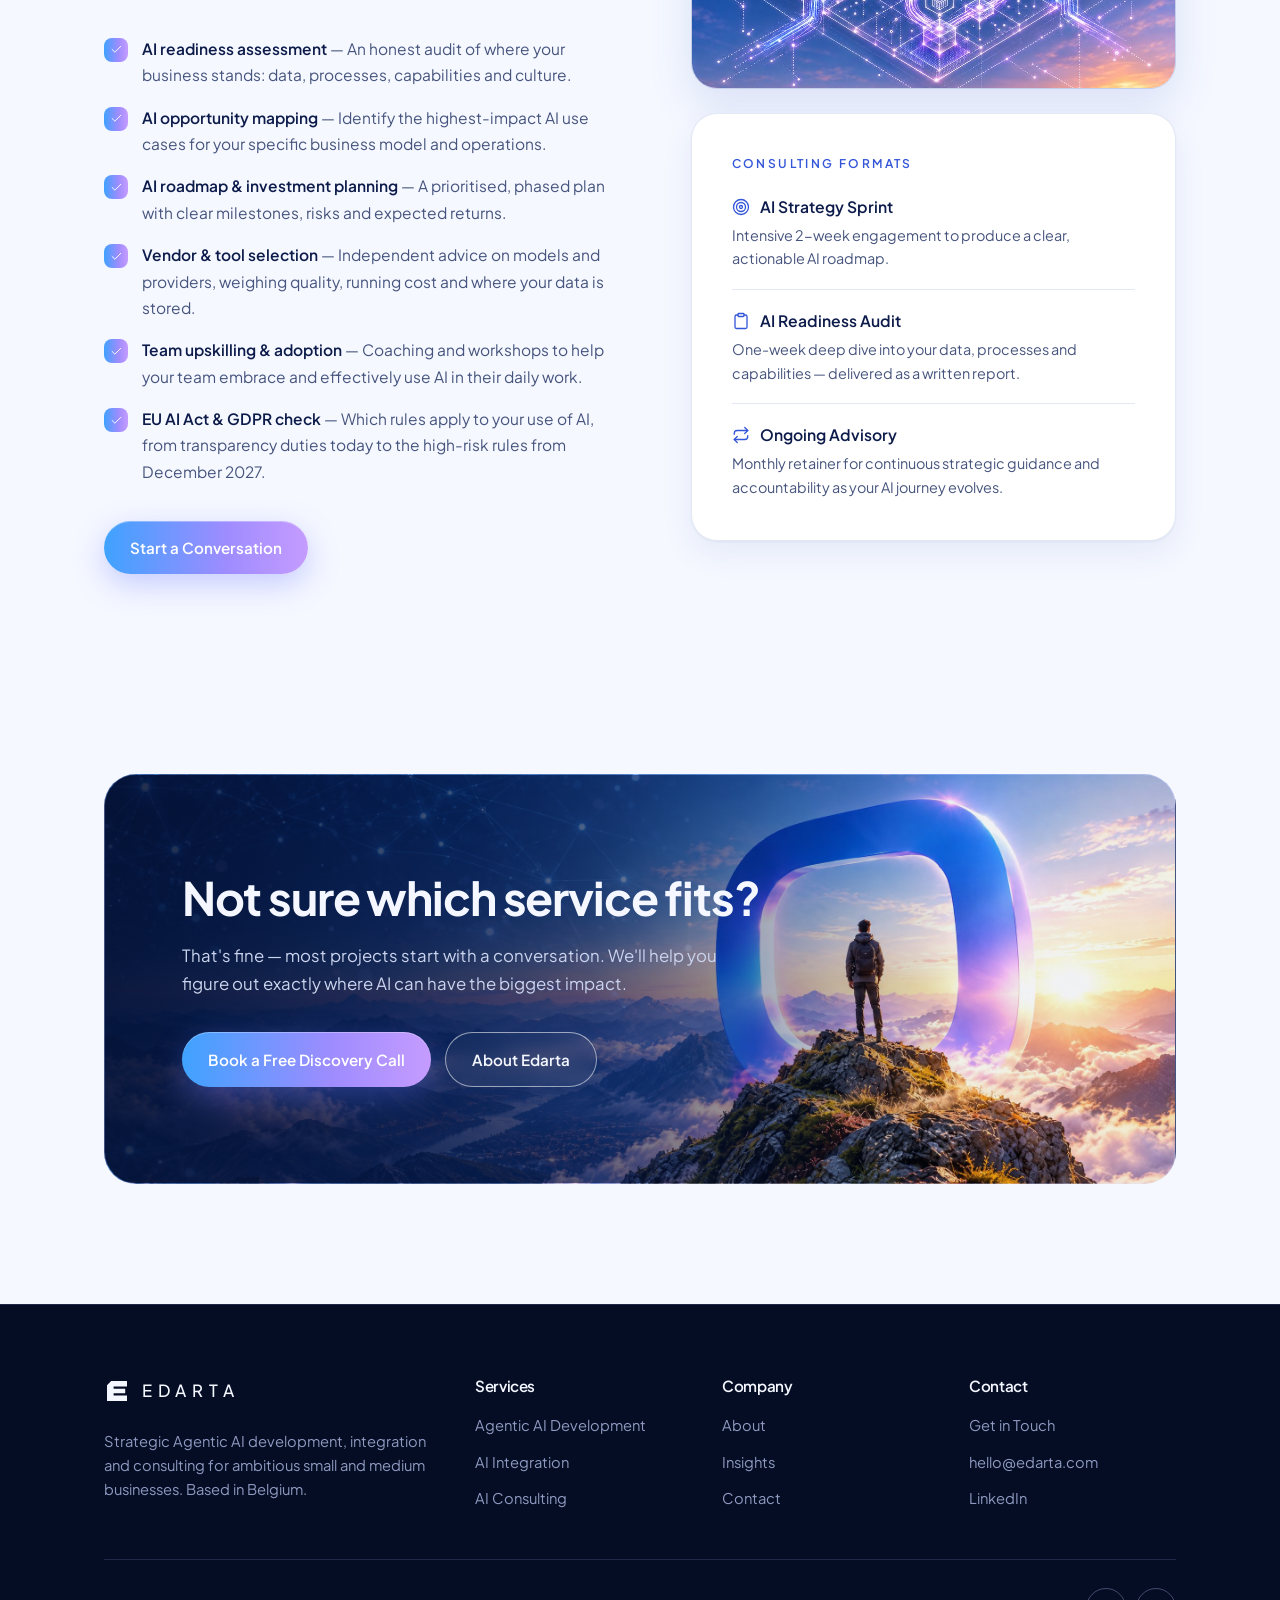
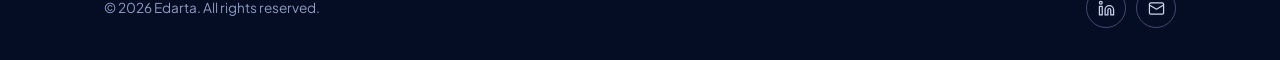
<file: services.html>
<!DOCTYPE html>
<html lang="en">

<head>
    <meta charset="UTF-8" />
    <meta name="viewport" content="width=device-width, initial-scale=1.0" />
    <title>Services — Edarta | Agentic AI Development & Strategic Consulting</title>
    <meta name="description"
        content="AI agent development, integration through open standards like MCP, and AI strategy with an EU AI Act check, for SMEs." />
    <link rel="canonical" href="https://edarta.com/services" />
    <link rel="preconnect" href="https://fonts.googleapis.com" />
  <link rel="preconnect" href="https://fonts.gstatic.com" crossorigin />
  <link rel="stylesheet" href="css/style.css" />
    <link rel="icon" href="data:image/svg+xml,%3Csvg xmlns='http://www.w3.org/2000/svg' viewBox='0 0 26 26'%3E%3Cdefs%3E%3ClinearGradient id='g' x1='0' y1='0' x2='1' y2='1'%3E%3Cstop offset='0' stop-color='%234FA8FF'/%3E%3Cstop offset='1' stop-color='%23C59CFF'/%3E%3C/linearGradient%3E%3C/defs%3E%3Crect width='26' height='26' rx='7' fill='%23050D24'/%3E%3Cpath fill='url(%23g)' d='M5 8.4 8.4 5H21v4.4H10.2v1.9h9.4v3.7h-9.4v1.9H21V21H5z'/%3E%3C/svg%3E" />
  <meta name="theme-color" content="#050D24" />
</head>

<body>

    <nav class="nav" id="navbar" aria-label="Main navigation">
    <div class="nav-inner">
      <a href="index.html" class="nav-logo" aria-label="Edarta home"><svg class="brand-mark" viewBox="0 0 26 26" aria-hidden="true"><path fill="currentColor" d="M3 7.2 7.2 3H23v5.4H9.6v2.3h11.6v4.6H9.6v2.3H23V23H3z"/></svg><span class="brand-word">EDARTA</span></a>
      <ul class="nav-links" role="list">
        <li><a href="index.html">Home</a></li>
        <li class="has-dropdown">
          <a href="services.html" class="active" aria-current="page">Services <svg class="nav-dropdown-arrow" viewBox="0 0 24 24" fill="none" stroke="currentColor" stroke-width="1.75" stroke-linecap="round" stroke-linejoin="round" aria-hidden="true"><path d="m6 9 6 6 6-6"/></svg></a>
          <ul class="nav-dropdown">
            <li><a href="services.html#agentic">Agentic AI development<small>Agents that reason, plan and act</small></a></li>
            <li><a href="services.html#integration">AI integration<small>AI inside the tools you already use</small></a></li>
            <li><a href="services.html#consulting">Strategic AI consulting<small>A roadmap grounded in ROI</small></a></li>
          </ul>
        </li>
        <li><a href="about.html">About</a></li>
        <li><a href="insights.html">Insights</a></li>
        <li><a href="contact.html">Contact</a></li>
      </ul>
      <div class="nav-cta">
        <a href="contact.html" class="btn btn-outline">Get in Touch <svg width="16" height="16" viewBox="0 0 24 24" fill="none" stroke="currentColor" stroke-width="1.75" stroke-linecap="round" stroke-linejoin="round" aria-hidden="true"><path d="M5 12h14M13 6l6 6-6 6"/></svg></a>
      </div>
      <button class="nav-toggle" id="nav-toggle" aria-label="Open menu" aria-expanded="false" aria-controls="nav-mobile">
        <span></span><span></span><span></span>
      </button>
    </div>
  </nav>

  <nav class="nav-mobile" id="nav-mobile" aria-label="Mobile navigation">
    <a href="index.html">Home</a>
    <a href="services.html" class="active" aria-current="page">Services</a>
    <a href="about.html">About</a>
    <a href="insights.html">Insights</a>
    <a href="contact.html">Contact</a>
    <a href="contact.html" class="btn btn-primary">Get in Touch <svg width="16" height="16" viewBox="0 0 24 24" fill="none" stroke="currentColor" stroke-width="1.75" stroke-linecap="round" stroke-linejoin="round" aria-hidden="true"><path d="M5 12h14M13 6l6 6-6 6"/></svg></a>
  </nav>

    <main>

        <!-- ── Page Hero ──────────────────────── -->
        <section class="hero hero--page" aria-label="Services" style="--hero-pos:60% 50%;--hero-pos-sm:62% 50%">
      <img class="hero-media" src="images/hero_services-sm.jpg"
        srcset="images/hero_services-sm.jpg 1200w, images/hero_services.jpg 2400w" sizes="100vw" alt=""
        fetchpriority="high" decoding="async" />
      <div class="hero-inner">
        <div class="hero-text">
          <p class="hero-eyebrow">Agentic AI <span>/</span> Integration <span>/</span> Consulting</p>
          <h1 class="hero-title">Services built for<br /><span class="grad">SME</span> impact</h1>
          <p class="hero-subtitle">We don't do off-the-shelf AI. Every engagement is shaped around your business, your team, and the outcomes that matter to you.</p>
          <div class="hero-actions">
            <a href="#agentic" class="btn btn-primary" id="services-hero-cta">Explore Services <svg width="18" height="18" viewBox="0 0 24 24" fill="none" stroke="currentColor" stroke-width="1.75" stroke-linecap="round" stroke-linejoin="round" aria-hidden="true"><path d="M5 12h14M13 6l6 6-6 6"/></svg></a>
            <a href="contact.html" class="btn-circle"><span class="btn-circle-icon"><svg width="18" height="18" viewBox="0 0 24 24" fill="none" stroke="currentColor" stroke-width="1.75" stroke-linecap="round" stroke-linejoin="round" aria-hidden="true"><rect x="3" y="4" width="18" height="18" rx="2"/><path d="M16 2v4M8 2v4M3 10h18"/></svg></span>Book a Discovery Call</a>
          </div>
        </div>
      </div>
      <a href="#agentic" class="scroll-cue" aria-label="Scroll to content"><span class="scroll-mouse"></span>Scroll down</a>
    </section>

        <!-- ── Service 1: Agentic AI ──────────── -->
        <section id="agentic" style="padding-top: 40px;">
            <div class="container">
                <div class="service-detail">
                    <div class="fade-up">
                        <h2 class="section-title">Agentic AI<br />Development</h2>
                        <p class="section-subtitle">AI agents that plan and carry out multi-step work across your systems, with clear limits and a person in the loop where it counts.</p>

                        <div class="service-features">
                            <div class="service-feature">
                                <div class="service-feature-check"><svg viewBox="0 0 24 24" fill="none" stroke="currentColor" stroke-width="1.75" stroke-linecap="round" stroke-linejoin="round" aria-hidden="true"><path d="M20 6 9 17l-5-5"/></svg></div>
                                <p class="service-feature-text"><strong>Customer-facing agents</strong> — Intelligent
                                    assistants that handle enquiries, qualifications and support around the clock.</p>
                            </div>
                            <div class="service-feature">
                                <div class="service-feature-check"><svg viewBox="0 0 24 24" fill="none" stroke="currentColor" stroke-width="1.75" stroke-linecap="round" stroke-linejoin="round" aria-hidden="true"><path d="M20 6 9 17l-5-5"/></svg></div>
                                <p class="service-feature-text"><strong>Internal workflow agents</strong> — Automate
                                    multi-step internal processes like reporting, document review or data extraction.
                                </p>
                            </div>
                            <div class="service-feature">
                                <div class="service-feature-check"><svg viewBox="0 0 24 24" fill="none" stroke="currentColor" stroke-width="1.75" stroke-linecap="round" stroke-linejoin="round" aria-hidden="true"><path d="M20 6 9 17l-5-5"/></svg></div>
                                <p class="service-feature-text"><strong>Research & knowledge agents</strong> — Agents
                                    that gather, synthesise and surface information so your team can act faster.</p>
                            </div>
                            <div class="service-feature">
                                <div class="service-feature-check"><svg viewBox="0 0 24 24" fill="none" stroke="currentColor" stroke-width="1.75" stroke-linecap="round" stroke-linejoin="round" aria-hidden="true"><path d="M20 6 9 17l-5-5"/></svg></div>
                                <p class="service-feature-text"><strong>Agent teams</strong> — A lead agent hands sub-tasks to smaller, cheaper models, so each task costs less.</p>
                            </div>
                            <div class="service-feature">
                                <div class="service-feature-check"><svg viewBox="0 0 24 24" fill="none" stroke="currentColor" stroke-width="1.75" stroke-linecap="round" stroke-linejoin="round" aria-hidden="true"><path d="M20 6 9 17l-5-5"/></svg></div>
                                <p class="service-feature-text"><strong>Human-in-the-loop design</strong> — Approval steps, activity logs and clear hand-overs, so your team stays in control.</p>
                            </div>
                            <div class="service-feature">
                                <div class="service-feature-check"><svg viewBox="0 0 24 24" fill="none" stroke="currentColor" stroke-width="1.75" stroke-linecap="round" stroke-linejoin="round" aria-hidden="true"><path d="M20 6 9 17l-5-5"/></svg></div>
                                <p class="service-feature-text"><strong>Computer-use agents</strong> — Agents that work
                                    in web apps and older software that has no API.</p>
                            </div>
                        </div>

                        <div style="margin-top: 36px;">
                            <a href="contact.html" class="btn btn-primary" id="agentic-cta">Start a Conversation</a>
                        </div>
                    </div>

                    <div class="fade-up fade-up-delay-2">
                        <img src="images/service_agentic_ai.jpg" alt="Autonomous AI agent visualization" class="service-media" loading="lazy" />
                        <div class="card" style="padding: 40px; margin-bottom: 24px;">
                            <div class="panel-label">Typical use cases</div>
                            <div class="use-case-list">
                                <div class="use-case"><svg viewBox="0 0 24 24" fill="none" stroke="currentColor" stroke-width="1.75" stroke-linecap="round" stroke-linejoin="round" aria-hidden="true"><path d="M21 15a2 2 0 0 1-2 2H7l-4 4V5a2 2 0 0 1 2-2h14a2 2 0 0 1 2 2z"/></svg><span>AI customer support agent (24/7, multilingual)</span></div>
                                <div class="use-case"><svg viewBox="0 0 24 24" fill="none" stroke="currentColor" stroke-width="1.75" stroke-linecap="round" stroke-linejoin="round" aria-hidden="true"><rect x="8" y="2" width="8" height="4" rx="1"/><path d="M16 4h2a2 2 0 0 1 2 2v14a2 2 0 0 1-2 2H6a2 2 0 0 1-2-2V6a2 2 0 0 1 2-2h2"/></svg><span>Automated proposal & document drafting</span></div>
                                <div class="use-case"><svg viewBox="0 0 24 24" fill="none" stroke="currentColor" stroke-width="1.75" stroke-linecap="round" stroke-linejoin="round" aria-hidden="true"><circle cx="11" cy="11" r="8"/><path d="m21 21-4.3-4.3"/></svg><span>Market research & competitive intelligence</span></div>
                                <div class="use-case"><svg viewBox="0 0 24 24" fill="none" stroke="currentColor" stroke-width="1.75" stroke-linecap="round" stroke-linejoin="round" aria-hidden="true"><path d="M3 3v18h18"/><path d="M7 16v-5M12 16V8M17 16V7"/></svg><span>Automated reporting & KPI monitoring</span></div>
                                <div class="use-case"><svg viewBox="0 0 24 24" fill="none" stroke="currentColor" stroke-width="1.75" stroke-linecap="round" stroke-linejoin="round" aria-hidden="true"><circle cx="12" cy="12" r="10"/><circle cx="12" cy="12" r="6"/><circle cx="12" cy="12" r="2"/></svg><span>Lead qualification & sales pipeline automation</span></div>
                                <div class="use-case"><svg viewBox="0 0 24 24" fill="none" stroke="currentColor" stroke-width="1.75" stroke-linecap="round" stroke-linejoin="round" aria-hidden="true"><rect x="8" y="2" width="8" height="4" rx="1"/><path d="M16 4h2a2 2 0 0 1 2 2v14a2 2 0 0 1-2 2H6a2 2 0 0 1-2-2V6a2 2 0 0 1 2-2h2"/></svg><span>Invoice and order processing from email and PDF</span></div>
                            </div>
                        </div>


                    </div>
                </div>
            </div>
        </section>

        <div class="divider" style="margin: 60px 0;"></div>

        <!-- ── Service 2: AI Integration ─────── -->
        <section id="integration" style="padding-top: 20px;">
            <div class="container">
                <div class="service-detail service-detail--flip">
                    <div class="fade-up">
                        <h2 class="section-title">AI Integration</h2>
                        <p class="section-subtitle">Your existing tools and processes don't go away — AI enhances them.
                            We embed intelligence directly into your current workflows and systems.</p>

                        <div class="service-features">
                            <div class="service-feature">
                                <div class="service-feature-check"><svg viewBox="0 0 24 24" fill="none" stroke="currentColor" stroke-width="1.75" stroke-linecap="round" stroke-linejoin="round" aria-hidden="true"><path d="M20 6 9 17l-5-5"/></svg></div>
                                <p class="service-feature-text"><strong>CRM & ERP integration</strong> — Connect AI
                                    capabilities to your existing business software without disruption.</p>
                            </div>
                            <div class="service-feature">
                                <div class="service-feature-check"><svg viewBox="0 0 24 24" fill="none" stroke="currentColor" stroke-width="1.75" stroke-linecap="round" stroke-linejoin="round" aria-hidden="true"><path d="M20 6 9 17l-5-5"/></svg></div>
                                <p class="service-feature-text"><strong>Company knowledge search (RAG)</strong> — Answers drawn from your own documents, with the sources shown.</p>
                            </div>
                            <div class="service-feature">
                                <div class="service-feature-check"><svg viewBox="0 0 24 24" fill="none" stroke="currentColor" stroke-width="1.75" stroke-linecap="round" stroke-linejoin="round" aria-hidden="true"><path d="M20 6 9 17l-5-5"/></svg></div>
                                <p class="service-feature-text"><strong>MCP connectors for your systems</strong> — One standard connection that works with Claude, ChatGPT and Gemini.</p>
                            </div>
                            <div class="service-feature">
                                <div class="service-feature-check"><svg viewBox="0 0 24 24" fill="none" stroke="currentColor" stroke-width="1.75" stroke-linecap="round" stroke-linejoin="round" aria-hidden="true"><path d="M20 6 9 17l-5-5"/></svg></div>
                                <p class="service-feature-text"><strong>Workflow &amp; process automation</strong> — Identify and automate repetitive, high-volume tasks, built in n8n, Make or Zapier, whichever fits your team.</p>
                            </div>
                            <div class="service-feature">
                                <div class="service-feature-check"><svg viewBox="0 0 24 24" fill="none" stroke="currentColor" stroke-width="1.75" stroke-linecap="round" stroke-linejoin="round" aria-hidden="true"><path d="M20 6 9 17l-5-5"/></svg></div>
                                <p class="service-feature-text"><strong>Data pipeline setup</strong> — Ensure AI systems
                                    have access to clean, structured and timely data to act on.</p>
                            </div>
                        </div>

                        <div style="margin-top: 36px;">
                            <a href="contact.html" class="btn btn-primary" id="integration-cta">Start a Conversation</a>
                        </div>
                    </div>

                    <div class="fade-up fade-up-delay-2">
                        <img src="images/service_integration.jpg" alt="AI integration systems visualization" class="service-media" loading="lazy" />
                        <div class="card" style="padding: 40px; margin-bottom: 24px;">
                            <div class="panel-label">Tools & platforms we work with</div>
                            <div style="display: grid; grid-template-columns: 1fr 1fr; gap: 10px;">
                                <span class="tag">Anthropic Claude</span>
                                <span class="tag">OpenAI</span>
                                <span class="tag teal">Google Gemini</span>
                                <span class="tag teal">Mistral (EU)</span>
                                <span class="tag">Open-weight models, self-hosted</span>
                                <span class="tag">Model Context Protocol</span>
                                <span class="tag teal">n8n / Make / Zapier</span>
                                <span class="tag teal">Microsoft 365 &amp; Teams</span>
                                <span class="tag">Google Workspace</span>
                                <span class="tag">HubSpot / Salesforce</span>
                            </div>
                        </div>


                    </div>
                </div>
            </div>
        </section>

        <div class="divider" style="margin: 60px 0;"></div>

        <!-- ── Service 3: Consulting ──────────── -->
        <section id="consulting" style="padding-top: 20px;">
            <div class="container">
                <div class="service-detail">
                    <div class="fade-up">
                        <h2 class="section-title">Strategic AI<br />Consulting</h2>
                        <p class="section-subtitle">AI strategy shouldn't be driven by vendor pitches or boardroom
                            pressure. We give you an honest, independent view — grounded in what actually works for
                            businesses your size.</p>

                        <div class="service-features">
                            <div class="service-feature">
                                <div class="service-feature-check"><svg viewBox="0 0 24 24" fill="none" stroke="currentColor" stroke-width="1.75" stroke-linecap="round" stroke-linejoin="round" aria-hidden="true"><path d="M20 6 9 17l-5-5"/></svg></div>
                                <p class="service-feature-text"><strong>AI readiness assessment</strong> — An honest
                                    audit of where your business stands: data, processes, capabilities and culture.</p>
                            </div>
                            <div class="service-feature">
                                <div class="service-feature-check"><svg viewBox="0 0 24 24" fill="none" stroke="currentColor" stroke-width="1.75" stroke-linecap="round" stroke-linejoin="round" aria-hidden="true"><path d="M20 6 9 17l-5-5"/></svg></div>
                                <p class="service-feature-text"><strong>AI opportunity mapping</strong> — Identify the
                                    highest-impact AI use cases for your specific business model and operations.</p>
                            </div>
                            <div class="service-feature">
                                <div class="service-feature-check"><svg viewBox="0 0 24 24" fill="none" stroke="currentColor" stroke-width="1.75" stroke-linecap="round" stroke-linejoin="round" aria-hidden="true"><path d="M20 6 9 17l-5-5"/></svg></div>
                                <p class="service-feature-text"><strong>AI roadmap & investment planning</strong> — A
                                    prioritised, phased plan with clear milestones, risks and expected returns.</p>
                            </div>
                            <div class="service-feature">
                                <div class="service-feature-check"><svg viewBox="0 0 24 24" fill="none" stroke="currentColor" stroke-width="1.75" stroke-linecap="round" stroke-linejoin="round" aria-hidden="true"><path d="M20 6 9 17l-5-5"/></svg></div>
                                <p class="service-feature-text"><strong>Vendor &amp; tool selection</strong> — Independent advice on models and providers, weighing quality, running cost and where your data is stored.</p>
                            </div>
                            <div class="service-feature">
                                <div class="service-feature-check"><svg viewBox="0 0 24 24" fill="none" stroke="currentColor" stroke-width="1.75" stroke-linecap="round" stroke-linejoin="round" aria-hidden="true"><path d="M20 6 9 17l-5-5"/></svg></div>
                                <p class="service-feature-text"><strong>Team upskilling & adoption</strong> — Coaching
                                    and workshops to help your team embrace and effectively use AI in their daily work.
                                </p>
                            </div>
                            <div class="service-feature">
                                <div class="service-feature-check"><svg viewBox="0 0 24 24" fill="none" stroke="currentColor" stroke-width="1.75" stroke-linecap="round" stroke-linejoin="round" aria-hidden="true"><path d="M20 6 9 17l-5-5"/></svg></div>
                                <p class="service-feature-text"><strong>EU AI Act &amp; GDPR check</strong> — Which rules
                                    apply to your use of AI, from transparency duties today to the high-risk rules from
                                    December 2027.</p>
                            </div>
                        </div>

                        <div style="margin-top: 36px;">
                            <a href="contact.html" class="btn btn-primary" id="consulting-cta">Start a Conversation</a>
                        </div>
                    </div>

                    <div class="fade-up fade-up-delay-2">
                        <img src="images/service_consulting.jpg" alt="AI strategy roadmap visualization" class="service-media" loading="lazy" />
                        <div class="card" style="padding: 40px; margin-bottom: 24px;">
                            <div class="panel-label">Consulting formats</div>
                            <div class="format-list">
                                <div>
                                    <div class="format-title"><svg viewBox="0 0 24 24" fill="none" stroke="currentColor" stroke-width="1.75" stroke-linecap="round" stroke-linejoin="round" aria-hidden="true"><circle cx="12" cy="12" r="10"/><circle cx="12" cy="12" r="6"/><circle cx="12" cy="12" r="2"/></svg>AI Strategy Sprint</div>
                                    <div class="format-text">Intensive 2-week
                                        engagement to produce a clear, actionable AI roadmap.</div>
                                </div>
                                <div>
                                    <div class="format-title"><svg viewBox="0 0 24 24" fill="none" stroke="currentColor" stroke-width="1.75" stroke-linecap="round" stroke-linejoin="round" aria-hidden="true"><rect x="8" y="2" width="8" height="4" rx="1"/><path d="M16 4h2a2 2 0 0 1 2 2v14a2 2 0 0 1-2 2H6a2 2 0 0 1-2-2V6a2 2 0 0 1 2-2h2"/></svg>AI Readiness Audit</div>
                                    <div class="format-text">One-week deep dive
                                        into your data, processes and capabilities — delivered as a written report.
                                    </div>
                                </div>
                                <div>
                                    <div class="format-title"><svg viewBox="0 0 24 24" fill="none" stroke="currentColor" stroke-width="1.75" stroke-linecap="round" stroke-linejoin="round" aria-hidden="true"><path d="m17 2 4 4-4 4"/><path d="M3 11v-1a4 4 0 0 1 4-4h14M7 22l-4-4 4-4"/><path d="M21 13v1a4 4 0 0 1-4 4H3"/></svg>Ongoing Advisory</div>
                                    <div class="format-text">Monthly retainer for
                                        continuous strategic guidance and accountability as your AI journey evolves.
                                    </div>
                                </div>
                            </div>
                        </div>


                    </div>
                </div>
            </div>
        </section>

        <!-- ── CTA ────────────────────────────── -->
        <section style="padding: 80px 24px;">
            <div class="cta-banner fade-up">
                <h2>Not sure which service fits?</h2>
                <p>That's fine — most projects start with a conversation. We'll help you figure out exactly where
                    AI can have the biggest impact.</p>
                <div class="cta-actions">
                    <a href="contact.html" class="btn btn-primary" id="services-cta-final">Book a Free Discovery
                        Call</a>
                    <a href="about.html" class="btn btn-outline">About Edarta</a>
                </div>
            </div>
        </section>

    </main>

    <footer class="footer">
        <div class="footer-inner">
            <div class="footer-grid">
                <div class="footer-brand">
                    <a href="index.html" class="nav-logo" aria-label="Edarta home"><svg class="brand-mark" viewBox="0 0 26 26" aria-hidden="true"><path fill="currentColor" d="M3 7.2 7.2 3H23v5.4H9.6v2.3h11.6v4.6H9.6v2.3H23V23H3z"/></svg><span class="brand-word">EDARTA</span></a>
                    <p>Strategic Agentic AI development, integration and consulting for ambitious small and medium businesses. Based in Belgium.</p>
                </div>
                <div class="footer-col">
                    <h4>Services</h4>
                    <ul>
                        <li><a href="services.html#agentic">Agentic AI Development</a></li>
                        <li><a href="services.html#integration">AI Integration</a></li>
                        <li><a href="services.html#consulting">AI Consulting</a></li>
                    </ul>
                </div>
                <div class="footer-col">
                    <h4>Company</h4>
                    <ul>
                        <li><a href="about.html">About</a></li>
                        <li><a href="insights.html">Insights</a></li>
                        <li><a href="contact.html">Contact</a></li>
                    </ul>
                </div>
                <div class="footer-col">
                    <h4>Contact</h4>
                    <ul>
                        <li><a href="contact.html">Get in Touch</a></li>
                        <li><a href="mailto:hello@edarta.com">hello@edarta.com</a></li>
                        <li><a href="https://linkedin.com/company/edarta" target="_blank" rel="noopener">LinkedIn</a>
                        </li>
                    </ul>
                </div>
            </div>
            <div class="footer-bottom">
                <span>© 2026 Edarta. All rights reserved.</span>
                <div class="footer-socials">
                    <a href="https://linkedin.com/company/edarta" target="_blank" rel="noopener"
                        class="footer-social-link" aria-label="LinkedIn"><svg viewBox="0 0 24 24" fill="none" stroke="currentColor" stroke-width="1.75" stroke-linecap="round" stroke-linejoin="round" aria-hidden="true"><path d="M16 8a6 6 0 0 1 6 6v7h-4v-7a2 2 0 0 0-4 0v7h-4v-7a6 6 0 0 1 6-6zM2 9h4v12H2z"/><circle cx="4" cy="4" r="2"/></svg></a>
                    <a href="mailto:hello@edarta.com" class="footer-social-link" aria-label="Email"><svg viewBox="0 0 24 24" fill="none" stroke="currentColor" stroke-width="1.75" stroke-linecap="round" stroke-linejoin="round" aria-hidden="true"><rect x="2" y="4" width="20" height="16" rx="2"/><path d="m22 7-10 6L2 7"/></svg></a>
                </div>
            </div>
        </div>
    </footer>

    <script src="js/main.js"></script>
</body>

</html>
</file>
<file: css/style.css>
/* ============================================
   EDARTA — Global Stylesheet
   Design: "Dawn portal" — photographic sky heroes,
   blue → lilac light, glass surfaces on night-blue.
   ============================================ */

@import url('https://fonts.googleapis.com/css2?family=Plus+Jakarta+Sans:wght@300;400;500;600;700;800&display=swap');

/* ── Tokens ───────────────────────────────── */
:root {
    /* Core palette */
    --night: #050D24;          /* page base, below the heroes */
    --night-2: #0A1A45;        /* raised panels */
    --sky: #1B3B8F;            /* mid-blue from the hero sky */
    --portal: #4C8DFF;         /* the ring's electric blue */
    --lilac: #B48CFF;          /* the ring's rim light */
    --dawn: #FFC98A;           /* sunrise accent, used sparingly */

    /* Light page (default) */
    --page: #F5F8FF;           /* page background */
    --card: #FFFFFF;           /* panels and cards */
    --surface-2: #E8EEFD;      /* image wells, placeholders */
    --ink: #0C1B4A;            /* primary text */
    --mist: #47557E;           /* secondary text */
    --haze: #6F7CA3;           /* muted text */
    --accent-ink: #3456D8;     /* links, labels, icons */
    --lilac-ink: #6A45D6;      /* secondary tag colour */
    --outline: rgba(44, 76, 170, 0.26);
    --outline-bg: rgba(255, 255, 255, 0.7);
    --circle-border: var(--ink);
    --input-bg: #F7F9FF;
    --dropdown-bg: rgba(255, 255, 255, 0.97);
    --focus: #3456D8;
    --grad-text: linear-gradient(90deg, #2C74EE 0%, #5F63EA 50%, #8B4FE6 100%);
    --card-shadow: 0 1px 2px rgba(20, 40, 110, 0.05), 0 12px 32px rgba(40, 70, 170, 0.08);
    --card-shadow-hover: 0 2px 4px rgba(20, 40, 110, 0.06), 0 22px 48px rgba(40, 70, 170, 0.14);

    --grad: linear-gradient(90deg, #4FA8FF 0%, #8B9BFF 45%, #C89BFF 100%);
    --grad-btn: linear-gradient(90deg, #3FA2FF 0%, #9E8CFF 60%, #C59CFF 100%);
    --glass: rgba(22, 44, 104, 0.38);
    --glass-strong: rgba(14, 30, 76, 0.72);
    --line: rgba(44, 76, 170, 0.13);
    --line-strong: rgba(44, 76, 170, 0.24);

    /* Legacy names still referenced by inline styles in the pages */
    --navy: var(--night);
    --navy-mid: var(--night-2);
    --navy-card: var(--card);
    --navy-border: var(--line);
    --indigo: var(--portal);
    --indigo-light: var(--accent-ink);
    --indigo-glow: rgba(76, 141, 255, 0.16);
    --teal: var(--lilac-ink);
    --teal-glow: rgba(180, 140, 255, 0.16);
    --text-primary: var(--ink);
    --text-secondary: var(--mist);
    --text-muted: var(--haze);

    --radius-sm: 10px;
    --radius-md: 18px;
    --radius-lg: 26px;
    --radius-xl: 40px;
    --shadow-card: var(--card-shadow-hover);
    --shadow-glow: 0 18px 44px rgba(60, 90, 200, 0.14);
    --transition: 0.3s cubic-bezier(0.4, 0, 0.2, 1);
    --font-heading: 'Plus Jakarta Sans', system-ui, sans-serif;
    --font-body: 'Plus Jakarta Sans', system-ui, sans-serif;
    --max-w: 1200px;
    --gutter: clamp(20px, 5vw, 64px);
    --section-pad: clamp(72px, 10vw, 120px) 0;
}

/* Areas with a photo or night-blue behind them keep light-on-dark text */
.hero,
.cta-banner,
.footer,
.nav-mobile,
.nav:not(.scrolled) {
    --ink: #F4F7FF;
    --mist: #CBD4EE;
    --haze: #8E9AC0;
    --accent-ink: #A9BDFF;
    --lilac-ink: #DCCBFF;
    --line: rgba(160, 185, 255, 0.16);
    --line-strong: rgba(190, 205, 255, 0.32);
    --outline: rgba(255, 255, 255, 0.55);
    --outline-bg: rgba(255, 255, 255, 0.04);
    --circle-border: rgba(255, 255, 255, 0.75);
    --input-bg: rgba(5, 13, 36, 0.55);
    --dropdown-bg: rgba(8, 20, 56, 0.9);
    --focus: var(--dawn);
    --grad-text: var(--grad);
    --text-primary: var(--ink);
    --text-secondary: var(--mist);
    --text-muted: var(--haze);
    --indigo-light: var(--accent-ink);
    color: var(--ink);
}

/* ── Reset & Base ─────────────────────────── */
*,
*::before,
*::after {
    box-sizing: border-box;
    margin: 0;
    padding: 0;
}

html {
    scroll-behavior: smooth;
}

body {
    font-family: var(--font-body);
    font-size: 1rem;
    background: var(--page);
    color: var(--ink);
    line-height: 1.65;
    -webkit-font-smoothing: antialiased;
    overflow-x: hidden;
}

/* ── Page sky: faint star network over a sunrise glow ──
   Two fixed layers behind all content. The glow drifts slowly; the stars
   twinkle and a few sparks travel the lines (inside bg-sky.svg). Phones and
   reduced-motion users get the still star file. */
body::before,
body::after {
    content: "";
    position: fixed;
    pointer-events: none;
}

body::after {
    inset: -12%;
    z-index: -2;
    background:
        radial-gradient(48% 44% at 92% 88%, rgba(255, 186, 130, 0.26), transparent 70%),
        radial-gradient(52% 48% at 6% 42%, rgba(180, 140, 255, 0.17), transparent 68%),
        radial-gradient(56% 46% at 82% 6%, rgba(76, 141, 255, 0.14), transparent 66%);
    animation: glow-drift 140s ease-in-out infinite alternate;
}

body::before {
    inset: -4%;
    z-index: -1;
    background: url('../images/bg-sky.svg') center / cover no-repeat;
    animation: sky-drift 180s ease-in-out infinite alternate;
}

@keyframes glow-drift {
    0%   { transform: translate3d(0, 0, 0) scale(1); }
    50%  { transform: translate3d(-4%, 3%, 0) scale(1.06); }
    100% { transform: translate3d(3%, -2%, 0) scale(1.02); }
}

@keyframes sky-drift {
    from { transform: translate3d(0, 0, 0) scale(1); }
    to   { transform: translate3d(-2%, -1.5%, 0) scale(1.04); }
}

@media (max-width: 768px) {
    body::before {
        background-image: url('../images/bg-sky-still.svg');
    }
}

@media (prefers-reduced-motion: reduce) {
    body::before {
        background-image: url('../images/bg-sky-still.svg');
    }
}

img {
    display: block;
    max-width: 100%;
}

a {
    text-decoration: none;
    color: inherit;
}

ul {
    list-style: none;
}

:focus-visible {
    outline: 2px solid var(--focus);
    outline-offset: 3px;
    border-radius: 6px;
}

::selection {
    background: rgba(180, 140, 255, 0.4);
}

/* ── Typography ───────────────────────────── */
h1,
h2,
h3,
h4,
h5,
h6 {
    font-family: var(--font-heading);
    font-weight: 700;
    line-height: 1.15;
    letter-spacing: -0.025em;
}

.grad {
    background: var(--grad-text);
    -webkit-background-clip: text;
    background-clip: text;
    color: transparent;
}

.section-label {
    font-size: 0.75rem;
    font-weight: 600;
    letter-spacing: 0.24em;
    text-transform: uppercase;
    color: var(--accent-ink);
    margin-bottom: 14px;
    display: block;
}

.section-title {
    font-size: clamp(2rem, 4vw, 3rem);
    color: var(--ink);
    margin-bottom: 18px;
}

.section-subtitle {
    font-size: 1.075rem;
    color: var(--mist);
    max-width: 60ch;
    line-height: 1.75;
}

/* ── Layout ───────────────────────────────── */
.container {
    max-width: var(--max-w);
    margin: 0 auto;
    padding: 0 var(--gutter);
}

section {
    padding: var(--section-pad);
    position: relative;
}

.text-center {
    text-align: center;
}

.text-center .section-subtitle {
    margin: 0 auto;
}

.divider {
    height: 1px;
    max-width: var(--max-w);
    margin: 0 auto;
    background: linear-gradient(90deg, transparent, var(--line-strong), transparent);
}

/* ── Buttons ──────────────────────────────── */
.btn {
    display: inline-flex;
    align-items: center;
    justify-content: center;
    gap: 10px;
    padding: 14px 26px;
    border-radius: 999px;
    font-family: var(--font-heading);
    font-weight: 600;
    font-size: 0.95rem;
    cursor: pointer;
    border: none;
    transition: transform var(--transition), box-shadow var(--transition), background var(--transition), border-color var(--transition);
    white-space: nowrap;
}

.btn svg {
    transition: transform var(--transition);
}

.btn:hover svg {
    transform: translateX(3px);
}

.btn-primary {
    background: var(--grad-btn);
    color: #fff;
    box-shadow: 0 10px 30px rgba(110, 120, 255, 0.35), inset 0 1px 0 rgba(255, 255, 255, 0.3);
}

.btn-primary:hover {
    transform: translateY(-2px);
    box-shadow: 0 14px 40px rgba(130, 120, 255, 0.5), inset 0 1px 0 rgba(255, 255, 255, 0.3);
}

.btn-outline {
    background: var(--outline-bg);
    color: var(--ink);
    border: 1.5px solid var(--outline);
    backdrop-filter: blur(8px);
    -webkit-backdrop-filter: blur(8px);
}

.btn-outline:hover {
    background: var(--outline-bg);
    border-color: var(--ink);
}

.btn-ghost {
    padding: 0;
    background: none;
    color: var(--accent-ink);
    border-radius: 0;
}

.btn-ghost:hover {
    color: var(--ink);
}

/* Circle-icon link, as in the hero ("Watch Story" style) */
.btn-circle {
    display: inline-flex;
    align-items: center;
    gap: 14px;
    font-weight: 500;
    font-size: 0.98rem;
    color: var(--ink);
}

.btn-circle-icon {
    width: 46px;
    height: 46px;
    border-radius: 50%;
    border: 1.5px solid var(--circle-border);
    display: grid;
    place-items: center;
    transition: background var(--transition), transform var(--transition);
    flex-shrink: 0;
}

.btn-circle:hover .btn-circle-icon {
    background: var(--outline-bg);
    transform: scale(1.05);
}

/* ── Brand mark ───────────────────────────── */
.nav-logo {
    display: inline-flex;
    align-items: center;
    gap: 12px;
    color: var(--ink);
}

.brand-mark {
    width: 26px;
    height: 26px;
    flex-shrink: 0;
}

.brand-word {
    font-family: var(--font-heading);
    font-size: 1.05rem;
    font-weight: 500;
    letter-spacing: 0.36em;
    margin-right: -0.36em;
}

/* ── Navigation ───────────────────────────── */
.nav {
    position: fixed;
    top: 0;
    left: 0;
    right: 0;
    z-index: 100;
    transition: background var(--transition), box-shadow var(--transition), padding var(--transition);
    padding: 26px 0;
}

.nav.scrolled {
    background: rgba(255, 255, 255, 0.86);
    backdrop-filter: blur(16px) saturate(140%);
    -webkit-backdrop-filter: blur(16px) saturate(140%);
    box-shadow: 0 1px 0 var(--line);
    padding: 14px 0;
}

.nav-inner {
    max-width: 1360px;
    margin: 0 auto;
    padding: 0 var(--gutter);
    display: grid;
    grid-template-columns: 1fr auto 1fr;
    align-items: center;
    gap: 24px;
}

.nav-links {
    display: flex;
    align-items: center;
    gap: 6px;
}

.nav-links > li > a {
    position: relative;
    display: inline-flex;
    align-items: center;
    gap: 6px;
    padding: 8px 16px;
    font-size: 0.93rem;
    font-weight: 500;
    color: var(--mist);
    transition: color var(--transition);
}

.nav-links > li > a::after {
    content: '';
    position: absolute;
    left: 16px;
    right: 16px;
    bottom: -2px;
    height: 2px;
    border-radius: 2px;
    background: var(--ink);
    transform: scaleX(0);
    transition: transform var(--transition);
}

.nav-links > li > a:hover {
    color: var(--ink);
}

.nav-links > li > a.active {
    color: var(--ink);
}

.nav-links > li > a.active::after {
    transform: scaleX(1);
}

.nav-links li.has-dropdown {
    position: relative;
}

.nav-dropdown-arrow {
    width: 10px;
    height: 10px;
    transition: transform var(--transition);
}

.nav-links li.has-dropdown:hover .nav-dropdown-arrow,
.nav-links li.has-dropdown:focus-within .nav-dropdown-arrow {
    transform: rotate(180deg);
}

.nav-dropdown {
    position: absolute;
    top: calc(100% + 10px);
    left: 50%;
    transform: translate(-50%, 6px);
    min-width: 250px;
    padding: 8px;
    border-radius: 16px;
    background: var(--dropdown-bg);
    border: 1px solid var(--line-strong);
    backdrop-filter: blur(18px);
    -webkit-backdrop-filter: blur(18px);
    box-shadow: var(--shadow-card);
    opacity: 0;
    visibility: hidden;
    transition: opacity var(--transition), transform var(--transition), visibility var(--transition);
}

.nav-dropdown::before {
    content: '';
    position: absolute;
    top: -12px;
    left: 0;
    right: 0;
    height: 12px;
}

.nav-links li.has-dropdown:hover .nav-dropdown,
.nav-links li.has-dropdown:focus-within .nav-dropdown {
    opacity: 1;
    visibility: visible;
    transform: translate(-50%, 0);
}

.nav-dropdown a {
    display: block;
    padding: 11px 14px;
    border-radius: 10px;
    font-size: 0.9rem;
    color: var(--mist);
    transition: background var(--transition), color var(--transition);
}

.nav-dropdown a small {
    display: block;
    font-size: 0.78rem;
    color: var(--haze);
    margin-top: 2px;
}

.nav-dropdown a:hover {
    background: rgba(76, 141, 255, 0.14);
    color: var(--ink);
}

.nav-cta {
    justify-self: end;
}

.nav-cta .btn {
    padding: 11px 22px;
    font-size: 0.92rem;
}

.nav-toggle {
    display: none;
    justify-self: end;
    width: 44px;
    height: 44px;
    border-radius: 50%;
    border: 1.5px solid var(--outline);
    background: var(--outline-bg);
    cursor: pointer;
    flex-direction: column;
    align-items: center;
    justify-content: center;
    gap: 5px;
}

.nav-toggle span {
    display: block;
    width: 18px;
    height: 1.5px;
    background: var(--ink);
    border-radius: 2px;
    transition: transform var(--transition), opacity var(--transition);
}

.nav-toggle.open span:nth-child(1) {
    transform: translateY(6.5px) rotate(45deg);
}

.nav-toggle.open span:nth-child(2) {
    opacity: 0;
}

.nav-toggle.open span:nth-child(3) {
    transform: translateY(-6.5px) rotate(-45deg);
}

.nav-mobile {
    position: fixed;
    inset: 0;
    z-index: 99;
    padding: 110px var(--gutter) 40px;
    display: flex;
    flex-direction: column;
    gap: 4px;
    background: rgba(5, 13, 36, 0.96);
    backdrop-filter: blur(20px);
    -webkit-backdrop-filter: blur(20px);
    opacity: 0;
    visibility: hidden;
    transition: opacity var(--transition), visibility var(--transition);
}

.nav-mobile.open {
    opacity: 1;
    visibility: visible;
}

.nav-mobile a {
    font-size: 1.6rem;
    font-weight: 600;
    padding: 12px 0;
    color: var(--mist);
    border-bottom: 1px solid var(--line);
}

.nav-mobile a.active,
.nav-mobile a:hover {
    color: var(--ink);
}

.nav-mobile a.btn {
    margin-top: 28px;
    font-size: 1rem;
    border-bottom: none;
    color: #fff;
}

/* ── Hero ─────────────────────────────────── */
.hero {
    position: relative;
    min-height: 100vh;
    min-height: 100svh;
    display: flex;
    align-items: center;
    padding: 118px 0 96px;
    overflow: hidden;
    isolation: isolate;
}

.hero--page {
    padding: 150px 0 110px;
}

.hero-media {
    position: absolute;
    inset: 0;
    z-index: -2;
    width: 100%;
    height: 100%;
    object-fit: cover;
    object-position: var(--hero-pos, 70% 50%);
    transform: scale(1.04);
    animation: hero-settle 2.4s cubic-bezier(0.2, 0.7, 0.2, 1) both;
}

/* Darken the text side and melt the bottom into the page */
.hero::after {
    content: '';
    position: absolute;
    inset: 0;
    z-index: -1;
    background:
        linear-gradient(90deg, rgba(5, 16, 50, 0.72) 0%, rgba(8, 24, 70, 0.45) 38%, rgba(8, 24, 70, 0) 62%),
        linear-gradient(180deg, rgba(5, 13, 36, 0.35) 0%, rgba(5, 13, 36, 0) 18%);
}

/* The photo fades out to transparent so the page sky continues under it */
.hero-media,
.hero::after {
    -webkit-mask-image: linear-gradient(180deg, #000 70%, transparent 100%);
    mask-image: linear-gradient(180deg, #000 70%, transparent 100%);
}

.hero-inner {
    width: 100%;
    max-width: 1360px;
    margin: 0 auto;
    padding: 0 var(--gutter);
}

.hero-text {
    max-width: 780px;
}

.hero-eyebrow {
    font-size: 0.78rem;
    font-weight: 500;
    letter-spacing: 0.32em;
    text-transform: uppercase;
    color: var(--mist);
    margin-bottom: 26px;
}

.hero-eyebrow span {
    margin: 0 0.6em;
    opacity: 0.6;
}

.hero-title {
    font-size: clamp(2.6rem, 5.2vw, 4.6rem);
    font-weight: 700;
    line-height: 1.04;
    letter-spacing: -0.035em;
    color: var(--ink);
    margin-bottom: 28px;
    text-shadow: 0 4px 40px rgba(5, 13, 36, 0.35);
}

.hero-title .grad {
    text-shadow: none;
    filter: drop-shadow(0 2px 24px rgba(120, 140, 255, 0.35));
}

.hero-subtitle {
    font-size: clamp(1rem, 1.3vw, 1.12rem);
    line-height: 1.75;
    color: var(--mist);
    max-width: 44ch;
    margin-bottom: 36px;
}

.hero-actions {
    display: flex;
    align-items: center;
    flex-wrap: wrap;
    gap: 18px 30px;
}

.hero-actions .btn-primary {
    padding: 16px 28px;
}

/* Hero stats row */
.hero-stats {
    display: flex;
    margin-top: clamp(40px, 7vh, 76px);
}

.hero-stat {
    padding: 0 clamp(20px, 3vw, 40px);
    border-left: 1px solid var(--line-strong);
}

.hero-stat:first-child {
    padding-left: 0;
    border-left: none;
}

.hero-stat-icon {
    width: 30px;
    height: 30px;
    margin-bottom: 14px;
    color: var(--ink);
}

.hero-stat-num {
    font-size: 1.3rem;
    font-weight: 600;
    line-height: 1.2;
    color: var(--ink);
    font-variant-numeric: tabular-nums;
}

.hero-stat-label {
    font-size: 0.86rem;
    color: var(--mist);
}

/* Scroll cue */
.scroll-cue {
    position: absolute;
    right: var(--gutter);
    bottom: 28px;
    display: flex;
    flex-direction: column;
    align-items: center;
    gap: 10px;
    font-size: 0.78rem;
    color: var(--mist);
}

.scroll-cue::before {
    content: '';
    width: 1px;
    height: 34px;
    background: linear-gradient(transparent, rgba(255, 255, 255, 0.7));
}

.scroll-mouse {
    width: 22px;
    height: 34px;
    border: 1.5px solid rgba(255, 255, 255, 0.8);
    border-radius: 12px;
    position: relative;
}

.scroll-mouse::after {
    content: '';
    position: absolute;
    left: 50%;
    top: 7px;
    width: 2px;
    height: 7px;
    margin-left: -1px;
    border-radius: 2px;
    background: #fff;
    animation: scroll-dot 2s ease-in-out infinite;
}

/* One orchestrated load sequence for the hero copy */
.hero-text > * {
    animation: rise 0.9s cubic-bezier(0.2, 0.7, 0.2, 1) both;
}

.hero-text > *:nth-child(2) { animation-delay: 0.08s; }
.hero-text > *:nth-child(3) { animation-delay: 0.16s; }
.hero-text > *:nth-child(4) { animation-delay: 0.24s; }
.hero-text > *:nth-child(5) { animation-delay: 0.36s; }

@keyframes rise {
    from { opacity: 0; transform: translateY(18px); }
    to { opacity: 1; transform: none; }
}

@keyframes hero-settle {
    from { transform: scale(1.1); }
    to { transform: scale(1.04); }
}

@keyframes scroll-dot {
    0%, 100% { transform: translateY(0); opacity: 1; }
    60% { transform: translateY(9px); opacity: 0; }
}

/* ── Portal icon (the brand motif: the rounded-square ring) ── */
.card-icon,
.value-icon,
.contact-detail-icon,
.process-num {
    position: relative;
    display: grid;
    place-items: center;
    flex-shrink: 0;
    color: var(--accent-ink);
    border-radius: 30%;
    background: linear-gradient(160deg, rgba(76, 141, 255, 0.10), rgba(180, 140, 255, 0.14));
}

.card-icon::before,
.value-icon::before,
.contact-detail-icon::before,
.process-num::before {
    content: '';
    position: absolute;
    inset: 0;
    border-radius: inherit;
    padding: 2px;
    background: linear-gradient(150deg, #5AA6FF, #8E8BFF 50%, #D3A6FF);
    -webkit-mask: linear-gradient(#000 0 0) content-box, linear-gradient(#000 0 0);
    -webkit-mask-composite: xor;
    mask-composite: exclude;
    pointer-events: none;
}

.card-icon {
    width: 58px;
    height: 58px;
    margin-bottom: 26px;
    box-shadow: 0 8px 22px rgba(110, 120, 240, 0.16);
}

.card-icon svg,
.value-icon svg,
.contact-detail-icon svg {
    width: 24px;
    height: 24px;
}

/* ── Cards (glass) ────────────────────────── */
.card {
    position: relative;
    padding: 36px 32px;
    border-radius: var(--radius-lg);
    background: var(--card);
    border: 1px solid var(--line);
    box-shadow: var(--card-shadow);
    transition: border-color var(--transition), transform var(--transition), box-shadow var(--transition);
}

.card:hover {
    border-color: var(--line-strong);
    transform: translateY(-3px);
    box-shadow: var(--shadow-card);
}

.card-title {
    font-size: 1.28rem;
    margin-bottom: 12px;
    color: var(--ink);
}

.card-text {
    font-size: 0.96rem;
    color: var(--mist);
    line-height: 1.75;
}

.services-grid {
    display: grid;
    grid-template-columns: repeat(3, 1fr);
    gap: 24px;
    margin-top: 64px;
}

/* ── Process ──────────────────────────────── */
.process-steps {
    position: relative;
    display: grid;
    grid-template-columns: repeat(3, 1fr);
    gap: 48px;
    margin-top: 72px;
}

.process-steps::before {
    content: '';
    position: absolute;
    top: 36px;
    left: calc(16.66% + 36px);
    right: calc(16.66% + 36px);
    height: 2px;
    background: linear-gradient(90deg, rgba(90, 166, 255, 0.6), rgba(211, 166, 255, 0.6));
    opacity: 0.6;
}

.process-step {
    text-align: center;
    position: relative;
}

.process-num {
    width: 72px;
    height: 72px;
    margin: 0 auto 28px;
    font-size: 1.15rem;
    font-weight: 700;
    letter-spacing: 0.02em;
    background: var(--card);
    box-shadow: 0 10px 30px rgba(90, 110, 230, 0.18);
}

.process-title {
    font-size: 1.35rem;
    margin-bottom: 12px;
}

.process-text {
    color: var(--mist);
    font-size: 0.96rem;
    max-width: 34ch;
    margin: 0 auto;
}

/* ── Testimonials ─────────────────────────── */
.testimonial-grid {
    display: grid;
    grid-template-columns: repeat(2, 1fr);
    gap: 24px;
    margin-top: 56px;
}

.testimonial-card {
    position: relative;
    padding: 78px 36px 34px;
    border-radius: var(--radius-lg);
    background: var(--card);
    border: 1px solid var(--line);
    box-shadow: var(--card-shadow);
}

.testimonial-card::before {
    content: '\201C';
    position: absolute;
    top: 18px;
    left: 32px;
    font-size: 4.5rem;
    line-height: 1;
    font-weight: 800;
    background: var(--grad);
    -webkit-background-clip: text;
    background-clip: text;
    color: transparent;
    opacity: 0.5;
}

.testimonial-quote {
    font-size: 1.06rem;
    line-height: 1.75;
    color: var(--ink);
    margin-bottom: 28px;
}

.testimonial-author {
    display: flex;
    align-items: center;
    gap: 14px;
}

.testimonial-avatar {
    width: 46px;
    height: 46px;
    border-radius: 50%;
    display: grid;
    place-items: center;
    font-weight: 700;
    font-size: 0.88rem;
    color: #fff;
    background: var(--grad-btn);
    flex-shrink: 0;
}

.testimonial-name {
    font-weight: 600;
    font-size: 0.95rem;
}

.testimonial-role {
    font-size: 0.84rem;
    color: var(--haze);
}

/* ── Insights ─────────────────────────────── */
.insights-grid {
    display: grid;
    grid-template-columns: repeat(3, 1fr);
    gap: 24px;
    margin-top: 56px;
}

.insight-card {
    display: flex;
    flex-direction: column;
    border-radius: var(--radius-lg);
    overflow: hidden;
    background: var(--card);
    border: 1px solid var(--line);
    transition: border-color var(--transition), transform var(--transition), box-shadow var(--transition);
    box-shadow: var(--card-shadow);
}

.insight-card:hover {
    border-color: var(--line-strong);
    transform: translateY(-3px);
    box-shadow: var(--shadow-card);
}

.insight-thumb {
    aspect-ratio: 16 / 10;
    overflow: hidden;
    background: var(--surface-2);
}

.insight-thumb img {
    transition: transform 0.6s ease;
}

.insight-card:hover .insight-thumb img,
.insight-card-large:hover .insight-thumb img {
    transform: scale(1.04);
}

.insight-thumb-inner {
    width: 100%;
    height: 100%;
    display: grid;
    place-items: center;
    color: var(--accent-ink);
}

.insight-thumb-inner svg {
    width: 54px;
    height: 54px;
    opacity: 0.9;
}

.insight-body {
    padding: 26px 26px 28px;
    display: flex;
    flex-direction: column;
    flex: 1;
}

.insight-tag {
    align-self: flex-start;
    font-size: 0.76rem;
    font-weight: 600;
    padding: 5px 12px;
    border-radius: 999px;
    color: var(--lilac-ink);
    background: rgba(180, 140, 255, 0.12);
    border: 1px solid rgba(150, 110, 240, 0.28);
    margin-bottom: 14px;
}

.insight-title {
    font-size: 1.12rem;
    line-height: 1.35;
    margin-bottom: 10px;
    color: var(--ink);
}

.insight-excerpt {
    font-size: 0.92rem;
    color: var(--mist);
    line-height: 1.7;
    margin-bottom: 18px;
}

.insight-meta {
    margin-top: auto;
    font-size: 0.82rem;
    color: var(--haze);
}

.insights-page-grid {
    display: grid;
    grid-template-columns: repeat(3, 1fr);
    gap: 24px;
    margin-top: 40px;
}

.insight-card-large {
    grid-column: span 3;
    display: grid;
    grid-template-columns: 1fr 1.4fr;
    border-radius: var(--radius-lg);
    overflow: hidden;
    background: var(--card);
    border: 1px solid var(--line-strong);
    transition: border-color var(--transition), box-shadow var(--transition);
}

.insight-card-large:hover {
    box-shadow: var(--shadow-card);
}

.insight-card-large .insight-thumb {
    aspect-ratio: auto;
    height: 100%;
    min-height: 260px;
}

.insight-card-large .insight-title {
    font-size: clamp(1.35rem, 2.2vw, 1.75rem);
}

.filter-bar {
    display: flex;
    gap: 10px;
    flex-wrap: wrap;
}

.filter-btn {
    padding: 9px 20px;
    border-radius: 999px;
    border: 1.5px solid var(--line-strong);
    background: var(--card);
    font-family: var(--font-heading);
    font-size: 0.86rem;
    font-weight: 500;
    color: var(--mist);
    cursor: pointer;
    transition: background var(--transition), color var(--transition), border-color var(--transition);
}

.filter-btn:hover {
    color: var(--ink);
    border-color: var(--ink);
}

.filter-btn.active {
    background: var(--grad-btn);
    border-color: transparent;
    color: #fff;
}

.is-hidden {
    display: none !important;
}

/* ── Tags ─────────────────────────────────── */
.tag {
    display: inline-flex;
    align-items: center;
    padding: 6px 14px;
    border-radius: 999px;
    font-size: 0.8rem;
    font-weight: 500;
    color: var(--accent-ink);
    background: rgba(76, 141, 255, 0.10);
    border: 1px solid rgba(76, 141, 255, 0.28);
}

.tag.teal {
    color: var(--lilac-ink);
    background: rgba(180, 140, 255, 0.12);
    border-color: rgba(150, 110, 240, 0.28);
}

/* ── CTA banner ───────────────────────────── */
.cta-banner {
    position: relative;
    max-width: calc(var(--max-w) - 2 * var(--gutter));
    margin: 0 auto;
    padding: clamp(56px, 8vw, 96px) clamp(28px, 6vw, 80px);
    border-radius: 32px;
    overflow: hidden;
    isolation: isolate;
    border: 1px solid var(--line-strong);
    background: var(--night-2) url('../images/cta_bg-sm.jpg') 70% 45% / cover no-repeat;
}

@media (min-width: 900px) {
    .cta-banner {
        background-image: url('../images/cta_bg.jpg');
    }
}

.cta-banner::before {
    content: '';
    position: absolute;
    inset: 0;
    z-index: -1;
    background: linear-gradient(90deg, rgba(5, 16, 50, 0.88) 0%, rgba(8, 24, 70, 0.65) 45%, rgba(8, 24, 70, 0.05) 80%);
}

.cta-banner h2 {
    font-size: clamp(1.9rem, 3.6vw, 2.9rem);
    max-width: 18ch;
    margin-bottom: 18px;
}

.cta-banner p {
    color: var(--mist);
    max-width: 46ch;
    margin-bottom: 34px;
    font-size: 1.05rem;
}

.cta-actions {
    display: flex;
    flex-wrap: wrap;
    gap: 14px;
}

.cta-banner input[type="email"] {
    padding: 14px 20px;
    border-radius: 999px;
}

/* ── Services page ────────────────────────── */
.service-detail {
    display: grid;
    grid-template-columns: 1.05fr 1fr;
    gap: clamp(40px, 6vw, 80px);
    align-items: start;
}

.service-detail--flip > :first-child {
    order: 2;
}

.service-media {
    width: 100%;
    border-radius: var(--radius-lg);
    margin-bottom: 24px;
    aspect-ratio: 16 / 11;
    object-fit: cover;
    border: 1px solid var(--line-strong);
    box-shadow: var(--shadow-glow);
}

.service-features {
    display: flex;
    flex-direction: column;
    gap: 16px;
    margin-top: 32px;
}

.service-feature {
    display: flex;
    gap: 14px;
    align-items: flex-start;
}

.service-feature-check {
    width: 24px;
    height: 24px;
    border-radius: 8px;
    flex-shrink: 0;
    margin-top: 2px;
    display: grid;
    place-items: center;
    color: #fff;
    background: var(--grad-btn);
}

.service-feature-check svg {
    width: 13px;
    height: 13px;
}

.service-feature-text {
    font-size: 0.97rem;
    color: var(--mist);
    line-height: 1.7;
}

.service-feature-text strong {
    color: var(--ink);
    font-weight: 600;
}

.panel-label {
    font-size: 0.75rem;
    font-weight: 600;
    letter-spacing: 0.2em;
    text-transform: uppercase;
    color: var(--accent-ink);
    margin-bottom: 20px;
}

.use-case-list {
    display: flex;
    flex-direction: column;
    gap: 14px;
}

.use-case {
    display: flex;
    gap: 14px;
    align-items: center;
    font-size: 0.94rem;
    color: var(--mist);
}

.use-case svg {
    width: 20px;
    height: 20px;
    color: var(--accent-ink);
    flex-shrink: 0;
}

.format-list > div + div {
    border-top: 1px solid var(--line);
    padding-top: 18px;
    margin-top: 18px;
}

.format-title {
    display: flex;
    align-items: center;
    gap: 10px;
    font-weight: 600;
    font-size: 0.98rem;
    color: var(--ink);
    margin-bottom: 4px;
}

.format-title svg {
    width: 18px;
    height: 18px;
    color: var(--accent-ink);
}

.format-text {
    font-size: 0.9rem;
    color: var(--mist);
}

/* ── About page ───────────────────────────── */
.about-grid {
    display: grid;
    grid-template-columns: 1fr 1.1fr;
    gap: clamp(40px, 6vw, 88px);
    align-items: center;
}

.about-visual {
    position: relative;
}

.about-img-placeholder {
    aspect-ratio: 1;
    border-radius: 34%;
    overflow: hidden;
    padding: 0;
    position: relative;
    box-shadow: 0 24px 60px rgba(60, 90, 200, 0.16);
}

.about-img-placeholder::before {
    content: '';
    position: absolute;
    inset: 0;
    z-index: 1;
    border-radius: inherit;
    padding: 3px;
    background: linear-gradient(150deg, #5AA6FF, #8E8BFF 50%, #D3A6FF);
    -webkit-mask: linear-gradient(#000 0 0) content-box, linear-gradient(#000 0 0);
    -webkit-mask-composite: xor;
    mask-composite: exclude;
    pointer-events: none;
}

.about-img-placeholder img {
    border-radius: 0 !important;
}

.values-list {
    display: flex;
    flex-direction: column;
    gap: 22px;
}

.value-item {
    display: flex;
    gap: 18px;
    align-items: flex-start;
}

.value-icon {
    width: 48px;
    height: 48px;
}

.value-icon svg {
    width: 20px;
    height: 20px;
}

.value-title {
    font-weight: 600;
    font-size: 1.04rem;
    margin-bottom: 4px;
}

.value-text {
    font-size: 0.93rem;
    color: var(--mist);
    line-height: 1.7;
}

.belief {
    padding: 34px 36px;
    border-radius: var(--radius-lg);
    background: var(--card);
    border: 1px solid var(--line);
    border-left: 3px solid var(--portal);
    box-shadow: var(--card-shadow);
}

.belief:nth-child(2) {
    border-left-color: var(--lilac);
}

.belief h3 {
    font-size: 1.12rem;
    margin-bottom: 10px;
}

.belief p {
    color: var(--mist);
    font-size: 0.95rem;
    line-height: 1.75;
}

/* ── Contact page ─────────────────────────── */
.contact-grid {
    display: grid;
    grid-template-columns: 1fr 1.15fr;
    gap: clamp(40px, 6vw, 80px);
    align-items: start;
}

.contact-info p {
    color: var(--mist);
    line-height: 1.8;
    margin-bottom: 36px;
}

.contact-details {
    display: flex;
    flex-direction: column;
    gap: 20px;
}

.contact-detail {
    display: flex;
    gap: 16px;
    align-items: center;
}

.contact-detail-icon {
    width: 48px;
    height: 48px;
}

.contact-detail-icon svg {
    width: 20px;
    height: 20px;
}

.contact-detail-label {
    font-size: 0.8rem;
    color: var(--haze);
}

.contact-detail-value {
    font-weight: 500;
    color: var(--ink);
}

a.contact-detail-value:hover {
    color: var(--accent-ink);
}

.next-steps {
    margin-top: 48px;
    padding: 30px;
    border-radius: var(--radius-lg);
    background: var(--card);
    border: 1px solid var(--line);
    box-shadow: var(--card-shadow);
}

.next-steps ol {
    list-style: none;
    display: flex;
    flex-direction: column;
    gap: 14px;
    counter-reset: step;
}

.next-steps li {
    display: flex;
    gap: 14px;
    align-items: flex-start;
    font-size: 0.92rem;
    color: var(--mist);
    counter-increment: step;
}

.next-steps li::before {
    content: counter(step);
    width: 26px;
    height: 26px;
    border-radius: 9px;
    flex-shrink: 0;
    display: grid;
    place-items: center;
    font-size: 0.78rem;
    font-weight: 700;
    color: #fff;
    background: var(--grad-btn);
}

.form-card {
    padding: clamp(28px, 4vw, 44px);
    border-radius: 28px;
    background: var(--card);
    border: 1px solid var(--line);
    box-shadow: var(--card-shadow);
}

.form-row {
    display: grid;
    grid-template-columns: 1fr 1fr;
    gap: 16px;
}

.form-group {
    display: flex;
    flex-direction: column;
    gap: 8px;
    margin-bottom: 20px;
}

label {
    font-size: 0.86rem;
    font-weight: 500;
    color: var(--mist);
}

input,
select,
textarea {
    width: 100%;
    padding: 14px 16px;
    border-radius: 14px;
    border: 1px solid var(--line-strong);
    background: var(--input-bg);
    color: var(--ink);
    font-family: var(--font-body);
    font-size: 0.96rem;
    transition: border-color var(--transition), box-shadow var(--transition);
}

input::placeholder,
textarea::placeholder {
    color: var(--haze);
}

input:focus,
select:focus,
textarea:focus {
    outline: none;
    border-color: var(--lilac);
    box-shadow: 0 0 0 4px rgba(180, 140, 255, 0.18);
}

select {
    appearance: none;
    background-image: url("data:image/svg+xml,%3Csvg xmlns='http://www.w3.org/2000/svg' width='12' height='12' viewBox='0 0 24 24' fill='none' stroke='%23B5C1E0' stroke-width='2.5'%3E%3Cpath d='m6 9 6 6 6-6'/%3E%3C/svg%3E");
    background-repeat: no-repeat;
    background-position: right 16px center;
    padding-right: 42px;
}

select option {
    background: var(--card);
}

textarea {
    resize: vertical;
    min-height: 130px;
}

.form-submit {
    width: 100%;
    margin-top: 6px;
    padding: 16px;
}

.form-submit:disabled {
    opacity: 0.7;
    cursor: wait;
}

.form-success {
    display: none;
    flex-direction: column;
    align-items: center;
    text-align: center;
    padding: 40px 10px;
}

.form-success .success-icon {
    width: 64px;
    height: 64px;
    border-radius: 30%;
    display: grid;
    place-items: center;
    margin-bottom: 22px;
    background: var(--grad-btn);
    color: #fff;
}

.form-success .success-icon svg {
    width: 28px;
    height: 28px;
}

.form-success h3 {
    font-size: 1.5rem;
    margin-bottom: 10px;
}

.form-success p {
    color: var(--mist);
    max-width: 36ch;
}

/* ── Footer ───────────────────────────────── */
.footer {
    margin-top: 40px;
    padding: 72px 0 32px;
    border-top: 1px solid var(--line);
    background: var(--night);
}

.footer-inner {
    max-width: var(--max-w);
    margin: 0 auto;
    padding: 0 var(--gutter);
}

.footer-grid {
    display: grid;
    grid-template-columns: 1.6fr 1fr 1fr 1fr;
    gap: 40px;
    padding-bottom: 48px;
    border-bottom: 1px solid var(--line);
}

.footer-brand p {
    margin-top: 18px;
    font-size: 0.92rem;
    color: var(--haze);
    max-width: 34ch;
}

.footer-col h4 {
    font-size: 0.95rem;
    font-weight: 600;
    margin-bottom: 18px;
}

.footer-col ul {
    display: flex;
    flex-direction: column;
    gap: 10px;
}

.footer-col ul li a {
    font-size: 0.92rem;
    color: var(--haze);
    transition: color var(--transition);
}

.footer-col ul li a:hover {
    color: var(--ink);
}

.footer-bottom {
    display: flex;
    justify-content: space-between;
    align-items: center;
    gap: 16px;
    padding-top: 28px;
    font-size: 0.85rem;
    color: var(--haze);
}

.footer-socials {
    display: flex;
    gap: 10px;
}

.footer-social-link {
    width: 40px;
    height: 40px;
    border-radius: 50%;
    display: grid;
    place-items: center;
    border: 1px solid var(--line-strong);
    color: var(--mist);
    transition: color var(--transition), border-color var(--transition), background var(--transition);
}

.footer-social-link svg {
    width: 17px;
    height: 17px;
}

.footer-social-link:hover {
    color: var(--ink);
    border-color: var(--ink);
    background: rgba(255, 255, 255, 0.08);
}

/* ── Scroll reveal (kept quiet: content is visible by default) ── */
.fade-up {
    opacity: 1;
}

/* ── Responsive ───────────────────────────── */
@media (max-width: 1100px) {
    .nav-links > li > a {
        padding: 8px 11px;
    }
}

@media (max-width: 1024px) {
    .nav-inner {
        grid-template-columns: 1fr auto;
    }

    .nav-links,
    .nav-cta {
        display: none;
    }

    .nav-toggle {
        display: flex;
    }

    .services-grid,
    .insights-grid,
    .insights-page-grid {
        grid-template-columns: repeat(2, 1fr);
    }

    .insight-card-large {
        grid-column: span 2;
    }

    .footer-grid {
        grid-template-columns: 1fr 1fr;
    }
}

@media (max-width: 768px) {
    .nav {
        padding: 18px 0;
    }

    /* Mobile: photo band on top, copy on the night sky below it */
    .hero,
    .hero--page {
        display: block;
        min-height: 0;
        padding: 47svh 0 64px;
        background: transparent;
    }

    .hero-media {
        height: 58svh;
        bottom: auto;
        object-position: var(--hero-pos-sm, 72% 50%);
        -webkit-mask-image: linear-gradient(180deg, #000 60%, transparent 100%);
        mask-image: linear-gradient(180deg, #000 60%, transparent 100%);
    }

    .hero::after {
        bottom: auto;
        height: 64svh;
        background:
            linear-gradient(180deg, rgba(5, 13, 36, 0.45) 0%, rgba(5, 13, 36, 0) 20%);
    }

    .hero {
        --ink: #0C1B4A;
        --mist: #47557E;
        --haze: #6F7CA3;
        --accent-ink: #3456D8;
        --line-strong: rgba(44, 76, 170, 0.24);
        --outline: rgba(44, 76, 170, 0.26);
        --outline-bg: rgba(255, 255, 255, 0.7);
        --circle-border: #0C1B4A;
        --grad-text: linear-gradient(90deg, #2C74EE 0%, #5F63EA 50%, #8B4FE6 100%);
        color: var(--ink);
    }

    .hero-title {
        text-shadow: none;
    }

    .hero-title .grad {
        filter: none;
    }

    .hero-eyebrow {
        letter-spacing: 0.22em;
        margin-bottom: 16px;
    }

    .hero-stats {
        flex-wrap: wrap;
        gap: 24px 0;
        margin-top: 44px;
    }

    .hero-stat {
        flex: 1 1 33%;
        padding: 0 14px;
    }

    .hero-stat-num {
        font-size: 1.1rem;
    }

    .hero-stat-label {
        font-size: 0.78rem;
    }

    .scroll-cue {
        display: none;
    }

    .services-grid,
    .insights-grid,
    .insights-page-grid,
    .testimonial-grid,
    .process-steps,
    .service-detail,
    .about-grid,
    .contact-grid,
    .form-row {
        grid-template-columns: 1fr;
    }

    .service-detail--flip > :first-child {
        order: 0;
    }

    .insight-card-large {
        grid-column: span 1;
        grid-template-columns: 1fr;
    }

    .insight-card-large .insight-thumb {
        min-height: 200px;
    }

    .process-steps::before {
        display: none;
    }

    .about-visual {
        max-width: 380px;
    }

    .footer-grid {
        grid-template-columns: 1fr 1fr;
    }

    .footer-brand {
        grid-column: span 2;
    }

    .footer-bottom {
        flex-direction: column-reverse;
        align-items: flex-start;
    }

    .cta-banner {
        border-radius: 24px;
        background-position: 75% 50%;
    }

    .cta-banner::before {
        background: linear-gradient(180deg, rgba(5, 16, 50, 0.92) 0%, rgba(8, 24, 70, 0.7) 60%, rgba(8, 24, 70, 0.4) 100%);
    }

    .cta-wrap {
        padding-left: 16px;
        padding-right: 16px;
    }
}

@media (max-width: 420px) {
    .hero-actions {
        flex-direction: column;
        align-items: flex-start;
    }

    .hero-stat {
        padding: 0 10px;
    }
}

@media (prefers-reduced-motion: reduce) {
    *,
    *::before,
    *::after {
        animation-duration: 0.01ms !important;
        animation-iteration-count: 1 !important;
        transition-duration: 0.01ms !important;
        scroll-behavior: auto !important;
    }
}
</file>
